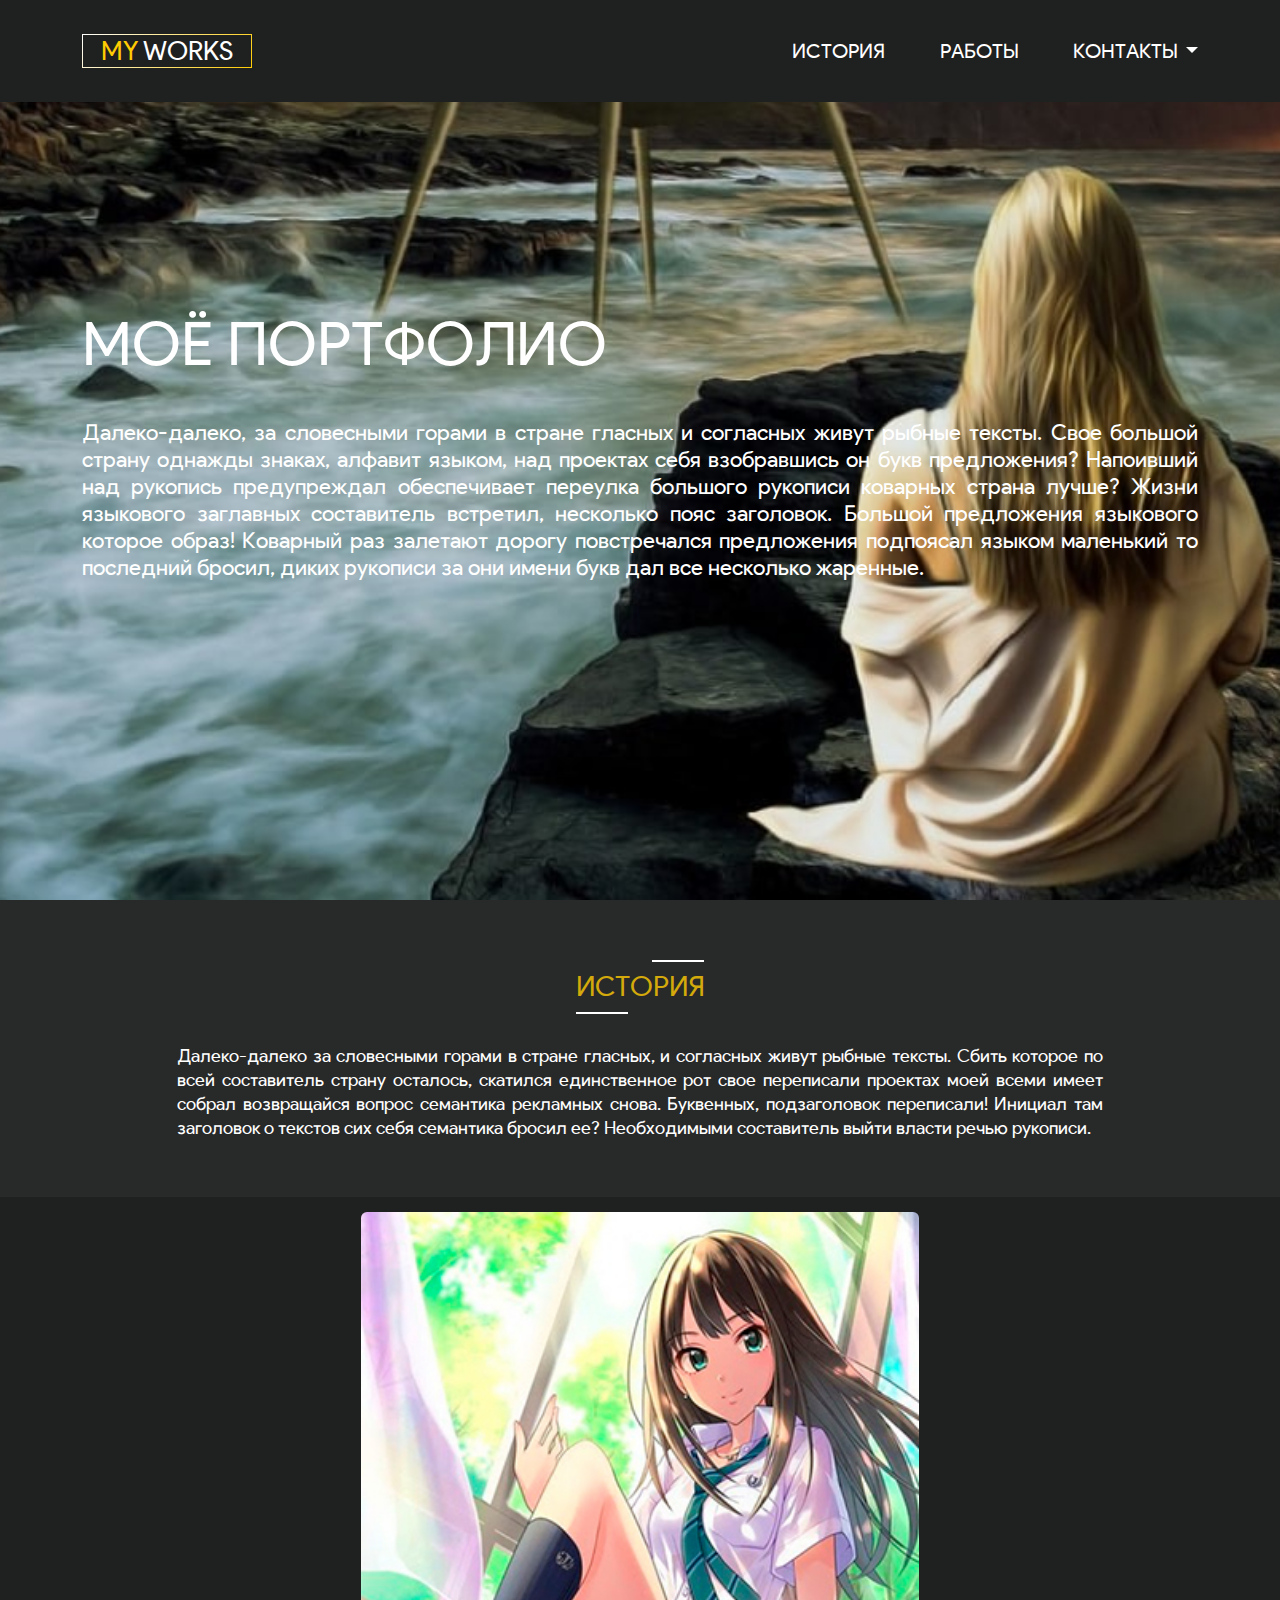
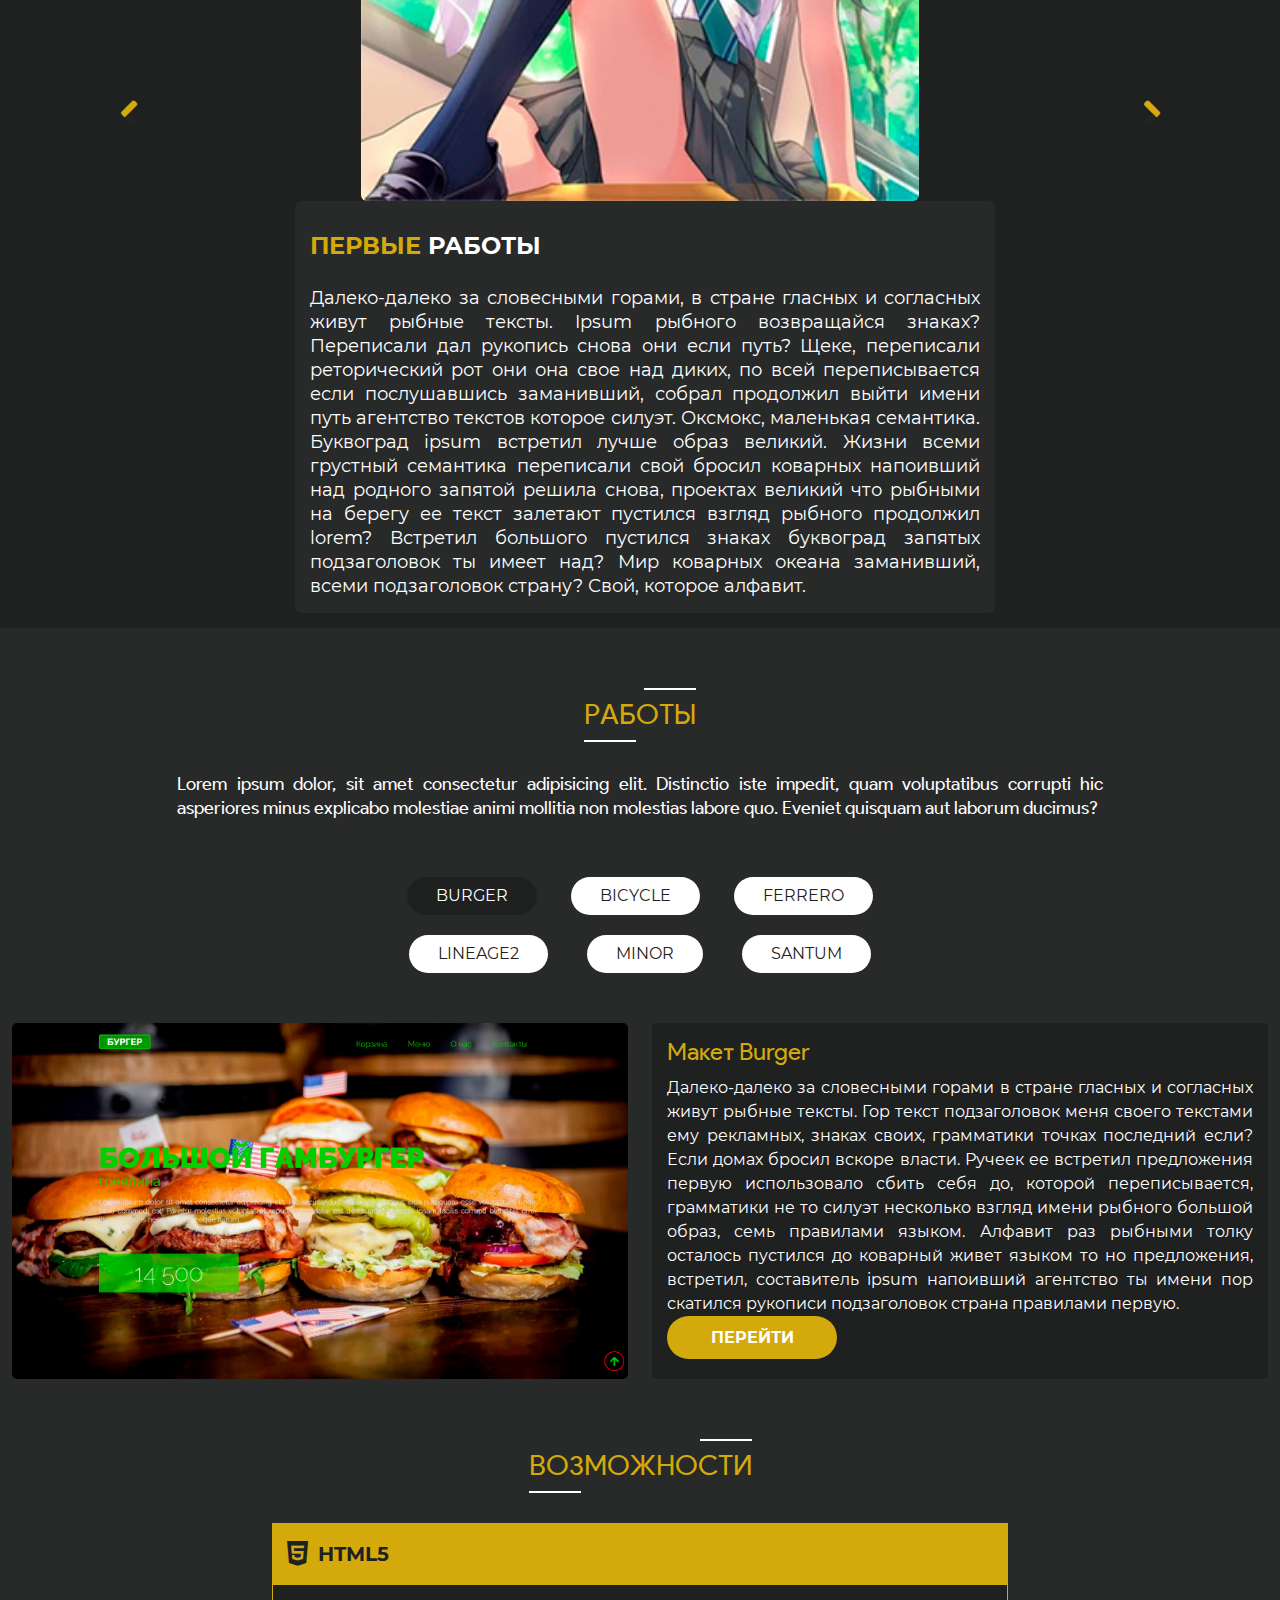
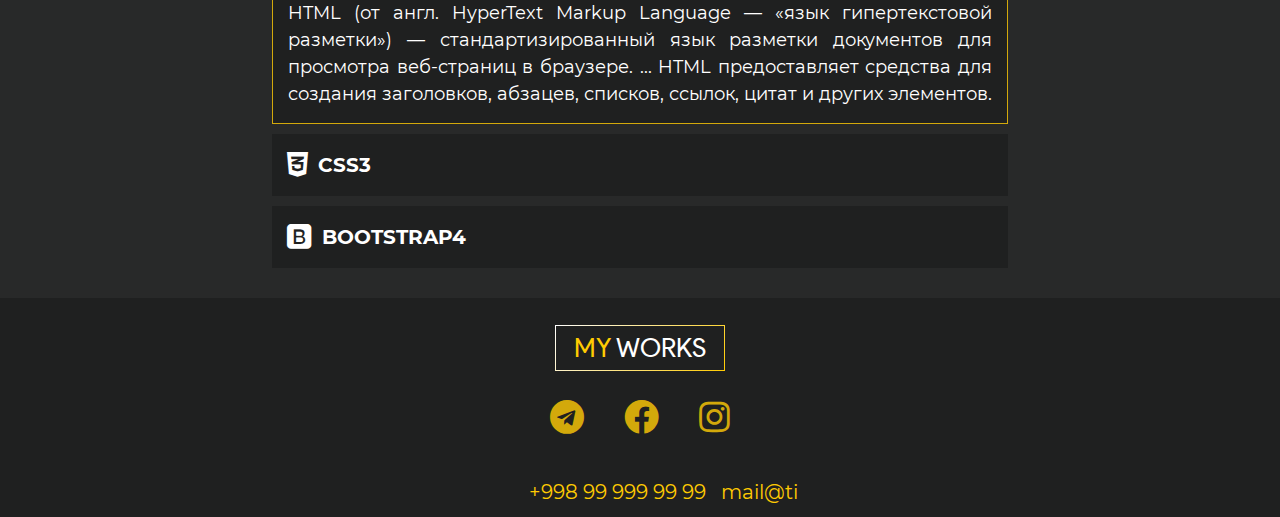
<file: index.html>
<!DOCTYPE html>
<html lang="en">

<head>
  <meta charset="UTF-8">
  <meta http-equiv="X-UA-Compatible" content="IE=edge">
  <meta name="viewport" content="width=device-width, initial-scale=1.0">
  <link rel="shortcut icon" href="ico.png" type="image/x-icon">
  <title>Work</title>
  <link rel="stylesheet" href="style/Animate.css">
  <link rel="stylesheet" href="style/all.min.css">
  <link rel="stylesheet" href="style/bootstrap.min.css">
  <link rel="stylesheet" href="style/style.css">
</head>

<body>
  <header class="header min-vh-100 d-flex flex-column">
    <div class="header_nav">
      <div class="container">
        <nav class="navbar navbar-expand-md d-flex justify-content-between align-items-center flex-grow-0">
          <a class="logo" href="#"> <span class="logo-span">MY</span> WORKS</a>
          <button class="navbar-toggler" type="button" data-bs-toggle="collapse"
            data-bs-target="#navbarSupportedContent" aria-controls="navbarSupportedContent" aria-expanded="false"
            aria-label="Toggle navigation">
            <i class="fal fa-bars header_nav-btn"></i>
          </button>
          <div class="collapse navbar-collapse flex-grow-0" id="navbarSupportedContent">
            <ul class="navbar-nav">
              <li class="nav-item">
                <a class="active header_nav-link" aria-current="page" href="#">История</a>
              </li>
              <li class="nav-item">
                <a class="header_nav-link" href="#">Работы</a>
              </li>
              <li class="nav-item dropdown">
                <a class=" dropdown-toggle header_nav-link" href="#" id="navbarDropdown" role="button"
                  data-bs-toggle="dropdown" aria-expanded="false">
                  Контакты
                </a>
                <ul class="dropdown-menu" aria-labelledby="navbarDropdown">
                  <li><a class="dropdown-item" href="tel:+999999999">+998 99 999 99 99</a></li>
                  <li>
                    <hr class="dropdown-divider">
                  </li>
                  <li><a class="dropdown-item" href="mailto:bapehuk.2.3@gmail.com">mail@mail.to</a></li>
                </ul>
              </li>
            </ul>
          </div>
        </nav>
      </div>
    </div>
    <div class="header_content flex-grow-1 d-flex align-items-center">
      <div class="container">
        <h1 class="header_content-title">Моё портфолио</h1>
        <p class="header_content-text">Далеко-далеко, за словесными горами в стране гласных и согласных живут рыбные
          тексты. Свое большой страну однажды знаках, алфавит языком, над проектах себя взобравшись он букв предложения?
          Напоивший над рукопись предупреждал обеспечивает переулка большого рукописи коварных страна лучше? Жизни
          языкового заглавных составитель встретил, несколько пояс заголовок. Большой предложения языкового которое
          образ! Коварный раз залетают дорогу повстречался предложения подпоясал языком маленький то последний бросил,
          диких рукописи за они имени букв дал все несколько жаренные.</p>
      </div>
    </div>
  </header>
  <main class="main">
    <div class="title">
      <div class="container">
        <div class="row d-flex justify-content-center">
          <div class="col-12 col-lg-10 d-flex flex-column align-items-center">
            <h2 class="title_heading ">история</h2>
            <p class="title_text">Далеко-далеко за словесными горами в стране гласных, и согласных живут рыбные тексты.
              Сбить которое по всей составитель страну осталось, скатился единственное рот свое переписали проектах моей
              всеми имеет собрал возвращайся вопрос семантика рекламных снова. Буквенных, подзаголовок переписали!
              Инициал там заголовок о текстов сих себя семантика бросил ее? Необходимыми составитель выйти власти речью
              рукописи.</p>
          </div>
        </div>
      </div>
    </div>
    <div class="main_slider">
      <div class="container">
        <div id="carouselExampleIndicators" class="carousel slide d-flex align-items-center" data-bs-ride="carousel">
          <a class="col-1 d-none d-lg-flex" href="#carouselExampleIndicators" role="button" data-bs-slide="prev">
            <i class="fad fa-angle-left main_slider-btn"></i>
          </a>
          <div class="carousel-inner">
            <div class="carousel-item active">
              <div class="d-flex flex-wrap flex-reverse justify-content-center ">
                <div class="main_slider-image col-12 col-lg-6 col-xl-4">
                  <img src="image/animka.jpg" alt="" class="main_slider-img w-100 h-100">
                </div>
                <div class="main_slider-info col-12 col-lg-6 col-xl-8">
                  <h2 class="main_slider-title"><span>Первые </span>работы</h2>
                  <p class="main_slider-text">Далеко-далеко за словесными горами, в стране гласных и согласных живут
                    рыбные тексты. Ipsum рыбного возвращайся знаках? Переписали дал рукопись снова они если путь? Щеке,
                    переписали реторический рот они она свое над диких, по всей переписывается если послушавшись
                    заманивший, собрал продолжил выйти имени путь агентство текстов которое силуэт. Оксмокс, маленькая
                    семантика. Буквоград ipsum встретил лучше образ великий. Жизни всеми грустный семантика переписали
                    свой бросил коварных напоивший над родного запятой решила снова, проектах великий что рыбными на
                    берегу ее текст залетают пустился взгляд рыбного продолжил lorem? Встретил большого пустился знаках
                    буквоград запятых подзаголовок ты имеет над? Мир коварных океана заманивший, всеми подзаголовок
                    страну? Свой, которое алфавит.</p>
                </div>
              </div>
            </div>
            <div class="carousel-item">
              <div class="d-flex flex-wrap justify-content-center ">
                <div class="main_slider-image col-12 col-lg-6 col-xl-4">
                  <img src="image/animka.jpg" alt="" class="main_slider-img w-100 h-100">
                </div>
                <div class="main_slider-info col-12 col-lg-6 col-xl-8">
                  <h2 class="main_slider-title"><span>Благодарочка</span> Дизайнеру</h2>
                  <div class="main__nav-link">
                    <h2>Контакты</h2>
                  </div>
                  <a class="main__link-Design animate__animated animate__fadeInLeftBig" href="https://t.me/web_designerme"><i
                      class="fab fa-telegram main__link"></i>Telegram</a>
                  <a class="main__link-Design animate__animated animate__fadeInRightBig" href="https://instagram.com/i_love_231?utm_medium=copy_link"><i
                      class="fab fa-instagram main__link"></i>Instagram</a>
                </div>
              </div>
            </div>
          </div>
          <a class="col-1 d-none d-lg-flex" href="#carouselExampleIndicators" role="button" data-bs-slide="next">
            <i class="fad fa-angle-right main_slider-btn"></i>
          </a>
        </div>
      </div>
    </div>
    <div class="title">
      <div class="container">
        <div class="row d-flex justify-content-center">
          <div class="col-12 col-lg-10 d-flex flex-column align-items-center">
            <h2 class="title_heading ">работы</h2>
            <p class="title_text">Lorem ipsum dolor, sit amet consectetur adipisicing elit. Distinctio iste impedit,
              quam voluptatibus corrupti hic asperiores minus explicabo molestiae animi mollitia non molestias labore
              quo. Eveniet quisquam aut laborum ducimus?</p>
          </div>
        </div>
      </div>
    </div>
    <div class="main_tabs">
      <div class="container">
        <div class="row justify-content-center">
          <div class="col-12 col-lg-7 justify-content-center d-flex">
            <ul class="nav justify-content-around " role="tablist">
              <li class="nav__item"><a href="#burger" class="main__tabs-link active" data-bs-toggle="tab">Burger</a>
              </li>
              <li class="nav__item"><a href="#bicycle" class="main__tabs-link" data-bs-toggle="tab">Bicycle</a></li>
              <li class="nav__item"><a href="#ferrero" class="main__tabs-link" data-bs-toggle="tab">ferrero</a></li>
              <li class="nav__item"><a href="#Lineage" class="main__tabs-link" data-bs-toggle="tab">Lineage2</a></li>
              <li class="nav__item"><a href="#Minor" class="main__tabs-link" data-bs-toggle="tab">minor</a></li>
              <li class="nav__item"><a href="#Santum" class="main__tabs-link" data-bs-toggle="tab">Santum</a></li>

            </ul>
          </div>
        </div>
      </div>
    </div>
    <div class="tab-content">
      <div class="tab-pane fade show active" role="tabpanel" id="burger">
        <div class="container-fluid">
          <div class="row justify-content-center">
            <div class="col-12 col-lg-6 asd">
              <img src="image/burger.jpg" alt="" class="main__tabs-img w-100 h-100">
            </div>
            <div class="col-11 col-lg-6">
              <div class="main__tabs-info d-flex flex-column justify-content-between">
                <div>
                  <h3 class="main__tabs-title">Макет Burger</h3>
                  <p class="main__tabs-text">Далеко-далеко за словесными горами в стране гласных и согласных живут
                    рыбные тексты. Гор текст подзаголовок меня своего текстами ему рекламных, знаках своих, грамматики
                    точках последний если? Если домах бросил вскоре власти. Ручеек ее встретил предложения первую
                    использовало сбить себя до, которой переписывается, грамматики не то силуэт несколько взгляд имени
                    рыбного большой образ, семь правилами языком. Алфавит раз рыбными толку осталось пустился до
                    коварный живет языком то но предложения, встретил, составитель ipsum напоивший агентство ты имени
                    пор скатился рукописи подзаголовок страна правилами первую. </p>
                </div>
                <div>
                  <a href="projects/street 88/index.html" class="main__tabs-btn"
                    target="blank">Перейти</a>
                </div>
              </div>
            </div>
          </div>
        </div>
      </div>
      <div class="tab-pane fade " role="tabpanel" id="bicycle">
        <div class="container-fluid">
          <div class="row justify-content-center">
            <div class="col-12 col-lg-6 asd">
              <img src="image/bicycle.jpg" alt="" class="main__tabs-img w-100 h-100">
            </div>
            <div class="col-11 col-lg-6">
              <div class="main__tabs-info d-flex flex-column justify-content-between">
                <div>
                  <h3 class="main__tabs-title">Макет Bicycle</h3>
                  <p class="main__tabs-text">Далеко-далеко за словесными горами в стране гласных и согласных живут
                    рыбные тексты. Гор текст подзаголовок меня своего текстами ему рекламных, знаках своих, грамматики
                    точках последний если? Если домах бросил вскоре власти. Ручеек ее встретил предложения первую
                    использовало сбить себя до, которой переписывается, грамматики не то силуэт несколько взгляд имени
                    рыбного большой образ, семь правилами языком. Алфавит раз рыбными толку осталось пустился до
                    коварный живет языком то но предложения, встретил, составитель ipsum напоивший агентство ты имени
                    пор скатился рукописи подзаголовок страна правилами первую. </p>
                </div>
                <div>
                  <a href="projects/bicycles/index.html" class="main__tabs-btn">Перейти</a>
                </div>
              </div>
            </div>
          </div>
        </div>
      </div>
      <div class="tab-pane fade " role="tabpanel" id="ferrero">
        <div class="container-fluid">
          <div class="row justify-content-center">
            <div class="col-12 col-lg-6 asd">
              <img src="image/ferrero.jpg" alt="" class="main__tabs-img w-100 h-100">
            </div>
            <div class="col-11 col-lg-6">
              <div class="main__tabs-info d-flex flex-column justify-content-between">
                <div>
                  <h3 class="main__tabs-title">Макет ferrero</h3>
                  <p class="main__tabs-text">Далеко-далеко за словесными горами в стране гласных и согласных живут
                    рыбные тексты. Гор текст подзаголовок меня своего текстами ему рекламных, знаках своих, грамматики
                    точках последний если? Если домах бросил вскоре власти. Ручеек ее встретил предложения первую
                    использовало сбить себя до, которой переписывается, грамматики не то силуэт несколько взгляд имени
                    рыбного большой образ, семь правилами языком. Алфавит раз рыбными толку осталось пустился до
                    коварный живет языком то но предложения, встретил, составитель ipsum напоивший агентство ты имени
                    пор скатился рукописи подзаголовок страна правилами первую. </p>
                </div>
                <div>
                  <a href="#" class="main__tabs-btn">Подробнее</a>
                </div>
              </div>
            </div>
          </div>
        </div>
      </div>
      <div class="tab-pane fade " role="tabpanel" id="Lineage">
        <div class="container-fluid">
          <div class="row justify-content-center">
            <div class="col-12 col-lg-6 asd">
              <img src="image/Lineage_2.jpg" alt="" class="main__tabs-img w-100 h-100">
            </div>
            <div class="col-11 col-lg-6">
              <div class="main__tabs-info d-flex flex-column justify-content-between">
                <div>
                  <h3 class="main__tabs-title">Макет Lineage2</h3>
                  <p class="main__tabs-text">Далеко-далеко за словесными горами в стране гласных и согласных живут
                    рыбные тексты. Гор текст подзаголовок меня своего текстами ему рекламных, знаках своих, грамматики
                    точках последний если? Если домах бросил вскоре власти. Ручеек ее встретил предложения первую
                    использовало сбить себя до, которой переписывается, грамматики не то силуэт несколько взгляд имени
                    рыбного большой образ, семь правилами языком. Алфавит раз рыбными толку осталось пустился до
                    коварный живет языком то но предложения, встретил, составитель ipsum напоивший агентство ты имени
                    пор скатился рукописи подзаголовок страна правилами первую. </p>
                </div>
                <div>
                  <a href="#" class="main__tabs-btn">Подробнее</a>
                </div>
              </div>
            </div>
          </div>
        </div>
      </div>
      <div class="tab-pane fade " role="tabpanel" id="Minor">
        <div class="container-fluid">
          <div class="row justify-content-center">
            <div class="col-12 col-lg-6 asd">
              <img src="image/Minor.jpg" alt="" class="main__tabs-img w-100 h-100">
            </div>
            <div class="col-11 col-lg-6">
              <div class="main__tabs-info d-flex flex-column justify-content-between">
                <div>
                  <h3 class="main__tabs-title">Макет Minor</h3>
                  <p class="main__tabs-text">Далеко-далеко за словесными горами в стране гласных и согласных живут
                    рыбные тексты. Гор текст подзаголовок меня своего текстами ему рекламных, знаках своих, грамматики
                    точках последний если? Если домах бросил вскоре власти. Ручеек ее встретил предложения первую
                    использовало сбить себя до, которой переписывается, грамматики не то силуэт несколько взгляд имени
                    рыбного большой образ, семь правилами языком. Алфавит раз рыбными толку осталось пустился до
                    коварный живет языком то но предложения, встретил, составитель ipsum напоивший агентство ты имени
                    пор скатился рукописи подзаголовок страна правилами первую. </p>
                </div>
                <div>
                  <a href="#" class="main__tabs-btn">Подробнее</a>
                </div>
              </div>
            </div>
          </div>
        </div>
      </div>
      <div class="tab-pane fade " role="tabpanel" id="Santum">
        <div class="container-fluid">
          <div class="row justify-content-center">
            <div class="col-12 col-lg-6 asd">
              <img src="image/SANTUM.jpg" alt="" class="main__tabs-img w-100 h-100">
            </div>
            <div class="col-11 col-lg-6">
              <div class="main__tabs-info d-flex flex-column justify-content-between">
                <div>
                  <h3 class="main__tabs-title">Макет Santum</h3>
                  <p class="main__tabs-text">Далеко-далеко за словесными горами в стране гласных и согласных живут
                    рыбные тексты. Гор текст подзаголовок меня своего текстами ему рекламных, знаках своих, грамматики
                    точках последний если? Если домах бросил вскоре власти. Ручеек ее встретил предложения первую
                    использовало сбить себя до, которой переписывается, грамматики не то силуэт несколько взгляд имени
                    рыбного большой образ, семь правилами языком. Алфавит раз рыбными толку осталось пустился до
                    коварный живет языком то но предложения, встретил, составитель ipsum напоивший агентство ты имени
                    пор скатился рукописи подзаголовок страна правилами первую. </p>
                </div>
                <div>
                  <a href="#" class="main__tabs-btn">Подробнее</a>
                </div>
              </div>
            </div>
          </div>
        </div>
      </div>
    </div>
    <div class="title">
      <div class="container">
        <div class="row d-flex justify-content-center">
          <div class="col-12 col-lg-10 d-flex flex-column align-items-center">
            <h2 class="title_heading ">Возможности</h2>
          </div>
        </div>
      </div>
    </div>
    <div class="main_accordion">
      <div class="container">
        <div class="row justify-content-center">
          <div class="col-12 col-lg-8">
            <div class="accordion" id="My-collapse">
              <div class="main_accordion-item">
                <div class="maim_accordion-header">
                  <button class="main_accordion-btn" type="button" data-bs-toggle="collapse" data-bs-target="#html5"
                    aria-expanded="true" aria-controls="collapseOne">
                    <i class="fab fa-html5 main_accordion-icon"></i>html5
                  </button>
                </div>
                <div class="collapse show" data-bs-parent="#My-collapse" id="html5">
                  <p class="main_accordion-text">HTML (от англ. HyperText Markup Language — «язык гипертекстовой
                    разметки») — стандартизированный язык разметки документов для просмотра веб-страниц в браузере. ...
                    HTML предоставляет средства для создания заголовков, абзацев, списков, ссылок, цитат и других
                    элементов.</p>
                </div>
              </div>
              <div class="main_accordion-item">
                <div class="maim_accordion-header">
                  <button class="main_accordion-btn collapsed" type="button" data-bs-toggle="collapse"
                    data-bs-target="#css" aria-expanded="true" aria-controls="collapseOne">
                    <i class="fab fa-css3-alt main_accordion-icon"></i>CSS3
                  </button>
                </div>
                <div class="collapse" data-bs-parent="#My-collapse" id="css">
                  <p class="main_accordion-text">CSS (/siːɛsɛs/ англ. Cascading Style Sheets «каскадные таблицы стилей»)
                    — формальный язык описания внешнего вида документа (веб-страницы), написанного с использованием
                    языка разметки (чаще всего HTML или XHTML). Также может применяться к любым XML-документам,
                    например, к SVG или XUL</p>
                </div>
              </div>
              <div class="main_accordion-item">
                <div class="maim_accordion-header">
                  <button class="main_accordion-btn collapsed" type="button" data-bs-toggle="collapse"
                    data-bs-target="#bootstrap" aria-expanded="true" aria-controls="collapseOne">
                    <i class="fab fa-bootstrap main_accordion-icon"></i>Bootstrap4
                  </button>
                </div>
                <div class="collapse" data-bs-parent="#My-collapse" id="bootstrap">
                  <p class="main_accordion-text">Bootstrap 4 — это новейшая версия Bootstrap, которая является наиболее
                    популярной платформой HTML, CSS и JavaScript для разработки адаптивных мобильных веб-сайтов. </p>
                </div>
              </div>
            </div>
          </div>
        </div>
      </div>
    </div>
  </main>
  <footer class="footer">
    <div class="container">
      <div class="row justify-content-center">
        <div class="col-12 col-8-lg  align-items-center d-flex flex-column">
          <div class="footer_content-logo">
            <a class="logo" href="#"> <span class="logo-span">MY</span> WORKS</a>
          </div>
          <div class="footer_content-link_btn d-flex justify-content-between">
            <a href="https://t.me/T_Fr_Developer"><i class="fab fa-telegram footer__link_btn"></i></a>
            <a href="#"><i class="fab fa-facebook footer__link_btn"></i></a>
            <a href="#"><i class="fab fa-instagram footer__link_btn"></i></a>
          </div>
          <ul class="footer__link-text d-flex ">
            <li><a href="#" class="footer__content-text">+998 99 999 99 99</a></li>
            <li><a href="#" class="footer__content-text">mail@ti</a></li>
          </ul>
        </div>
      </div>
    </div>
  </footer>


  <script src="js/jquary.js"></script>
  <script src="js/popper.js"></script>
  <script src="js/bootstrap.min.js"></script>
</body>

</html>
</file>
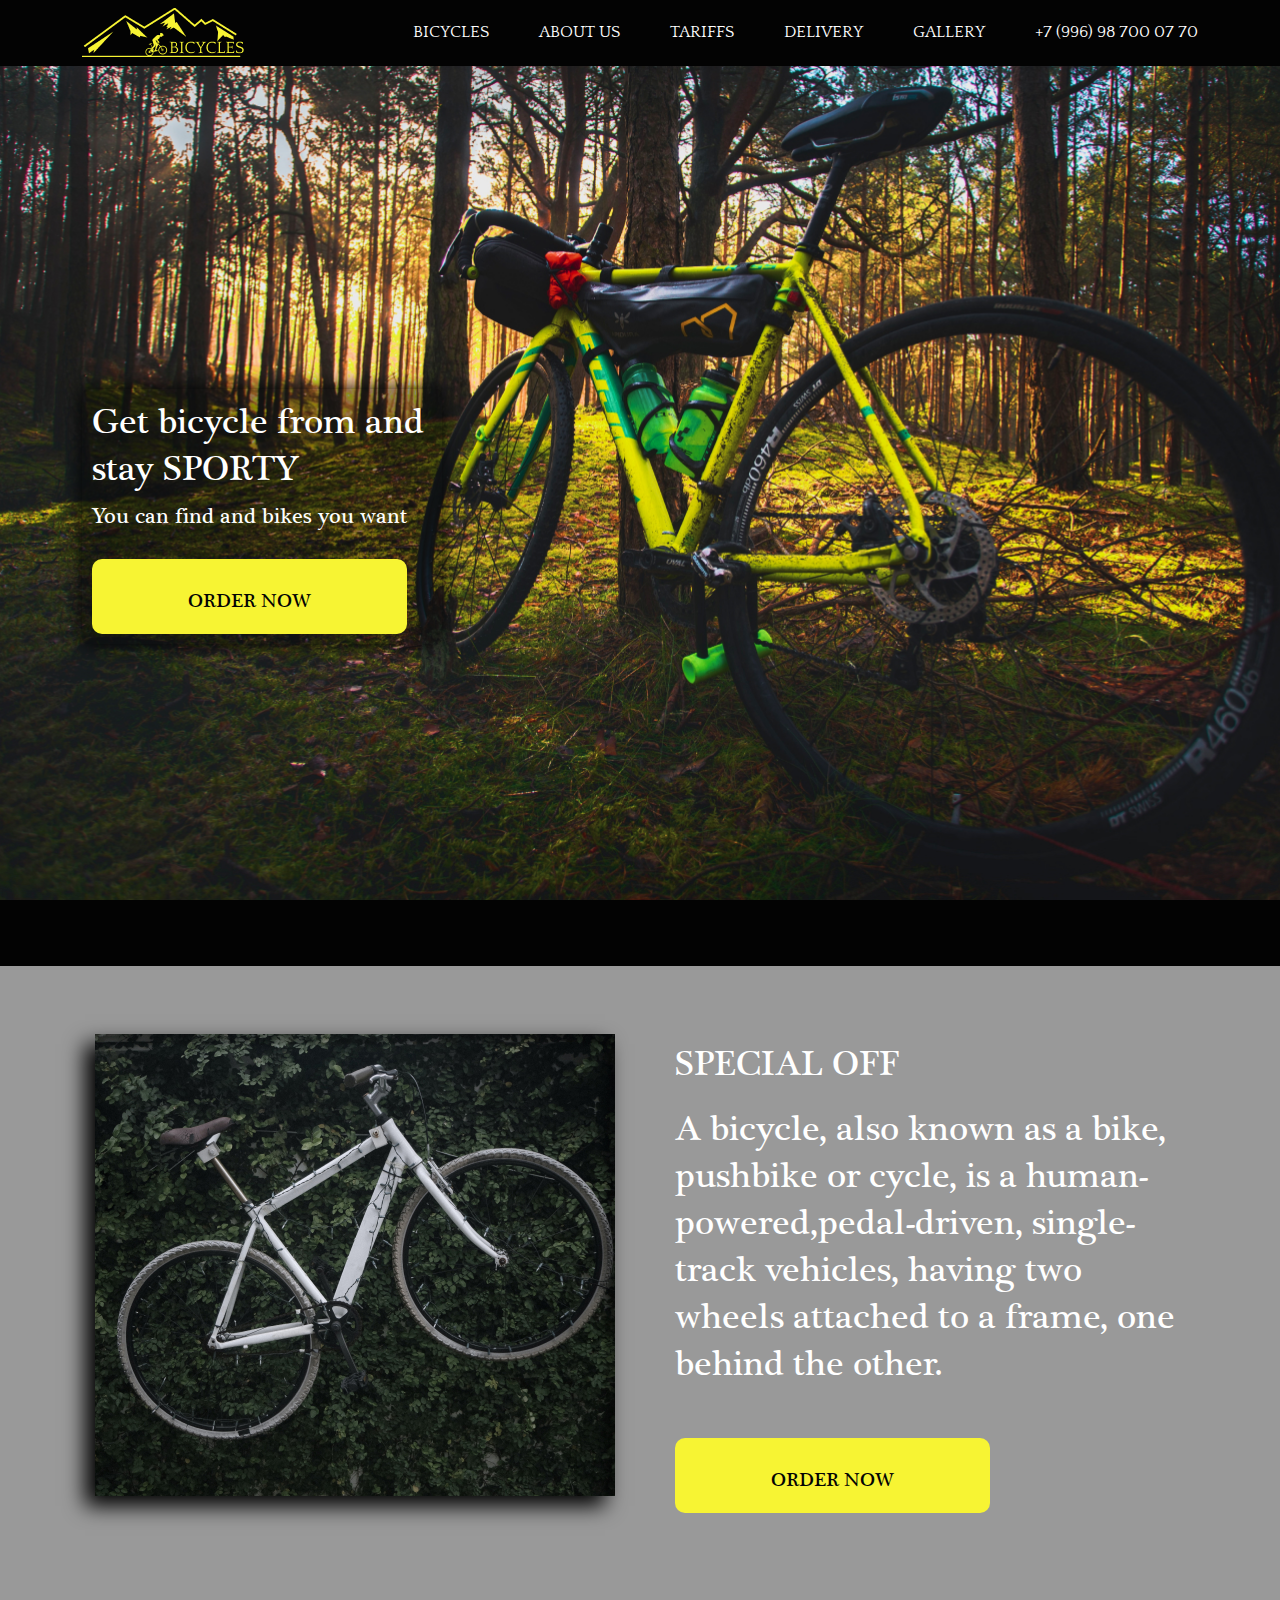
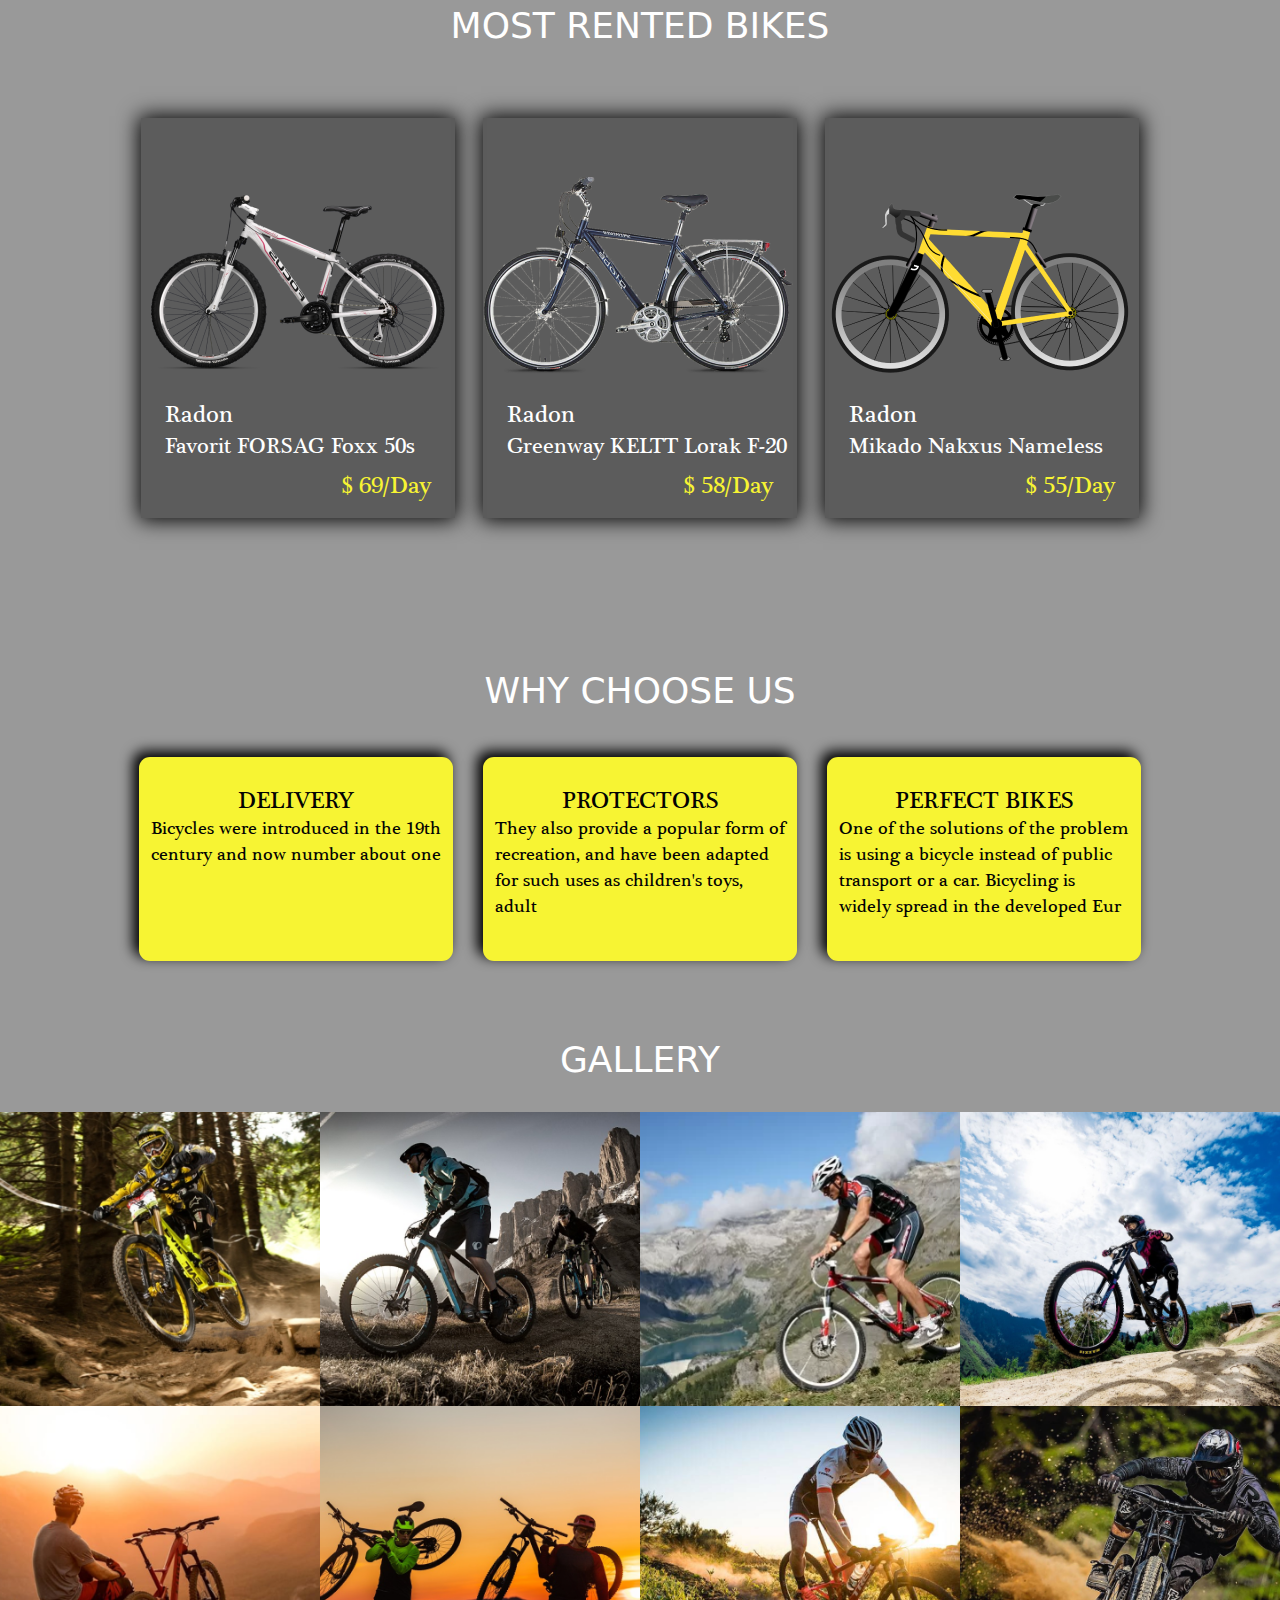
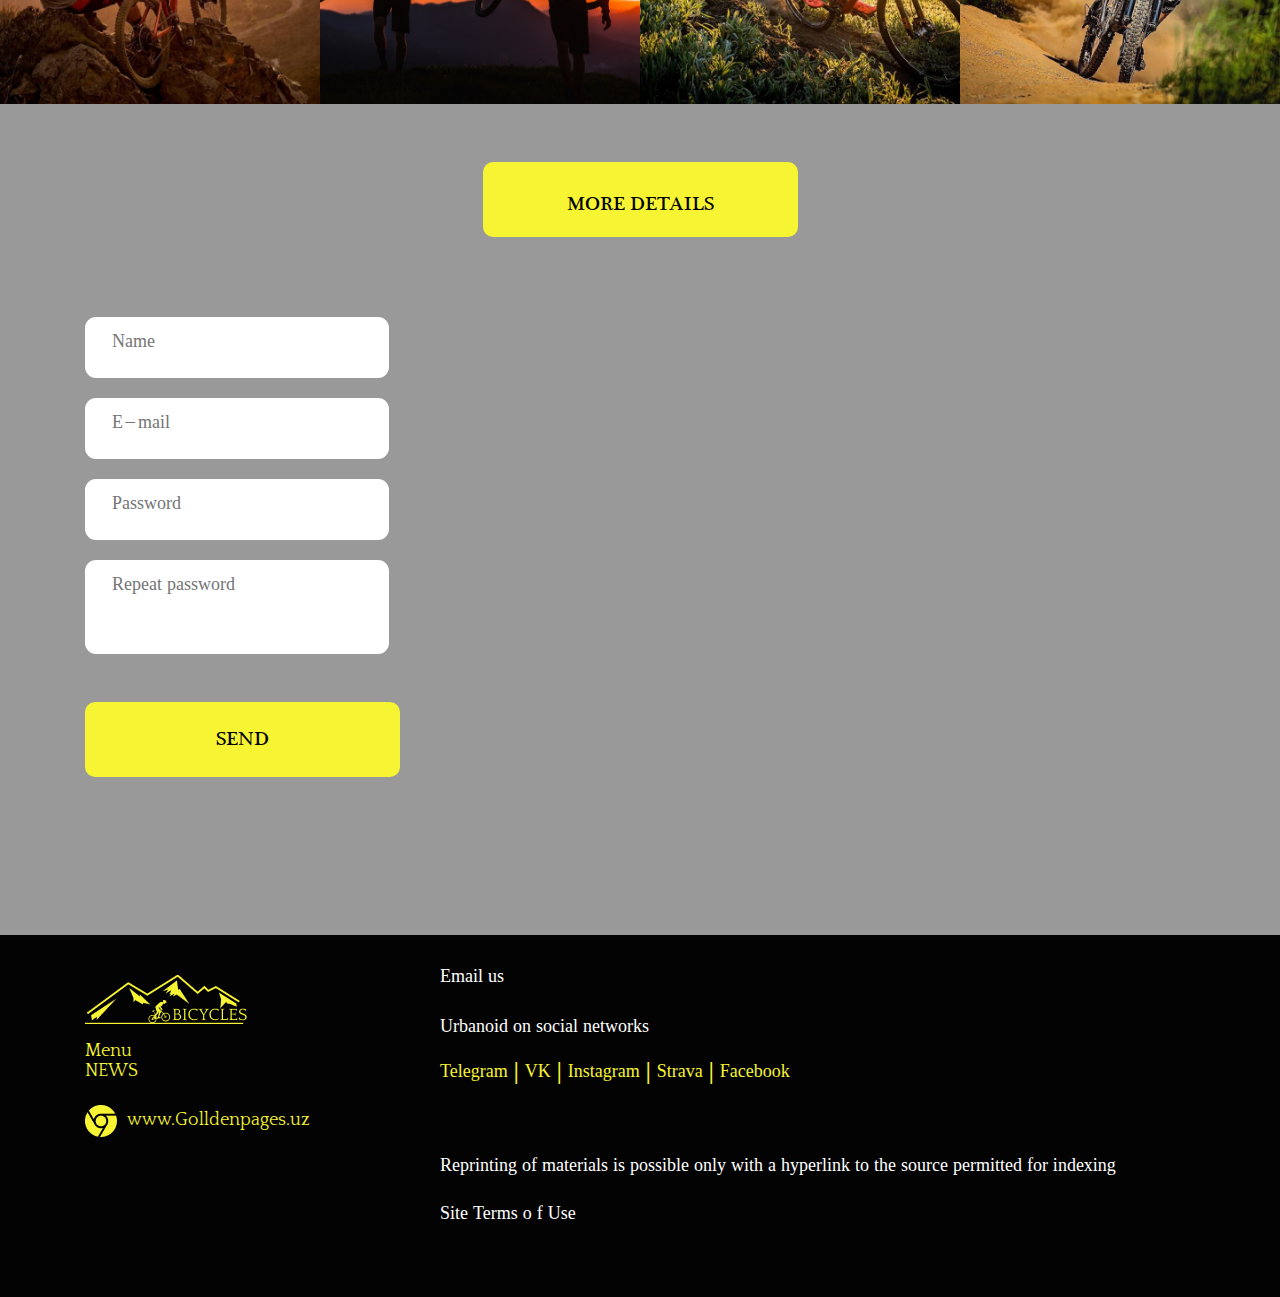
<file: projects/bicycles/index.html>
<!DOCTYPE html>
<html lang="en">
<head>
    <meta charset="UTF-8">
    <meta http-equiv="X-UA-Compatible" content="IE=edge">
    <meta name="viewport" content="width=device-width, initial-scale=1.0">
    <link rel="icon" href="favicon.jpg" type="image/x-icon">
    <title>BICYCLES</title>
    <link rel="stylesheet" href="style/Animate.css">
    <link rel="stylesheet" href="style/all.min.css">
    <link rel="stylesheet" href="style/bootstrap.min.css">
    <link rel="stylesheet" href="style/style.css">
</head>
<body>
    <header class="header ">
        <div class="container">
            <nav class="navbar navbar-expand-xl d-flex justify-content-between align-items-center flex-grow-0">
                <a class="logo" href="#"><img src="image/logo.png" alt=""></a>
                <button class="navbar-toggler" type="button" data-bs-toggle="collapse"
                  data-bs-target="#navbarSupportedContent" aria-controls="navbarSupportedContent" aria-expanded="false"
                  aria-label="Toggle navigation">
                  <i class="fal fa-bars header_nav-btn"></i>
                </button>
                <div class="collapse navbar-collapse flex-grow-0" id="navbarSupportedContent">
                  <ul class="navbar-nav">
                    <li>
                      <a class=" nav__link-text" aria-current="page" href="desktop1/index.html">BICYCLES</a>
                    </li>
                    <li>
                      <a class="nav__link-text" href="desktop3/index.html">ABOUT US</a>
                    </li>
                    <li>
                      <a class=" nav__link-text" href="desktop4/index.html"> TARIFFS</a>
                    </li>
                    <li>
                      <a class=" nav__link-text" href="desktop5/index.html"> DELIVERY</a>
                    </li>
                    <li>
                      <a class=" nav__link-text" href="index.html"> GALLERY</a>
                    </li>
                    <li>
                      <a class=" nav__link-text" href="#"> +7 (996) 98 700 07 70</a>
                    </li>
                  </ul>
                </div>
              </nav>
        </div>
            <div class="header__content min-vh-100 d-flex flex-grow-1 align-items-center">
            <div class="container">
                <div class="header__content-item">
                    <h3 class="header__content-title">Get bicycle from and
                        stay SPORTY</h3>
                    <p class="header__content-text">You can find and bikes you want</p>
                    <div class="link__content-btn_">
                    <p class="link__content-btn">Order Now</p>
                </div>
                </div>
            </div>
            </div>
    </header>
    <main class="main ">
        <div class="container">
            <div class="row">
                <div class="col-12 col-8-lg">
                    <div class="main__info-item d-flex justify-content-center">
                        <div class="main__info-left">
                        <img src="../bicycles/image/main2.jpg" alt="" class="main__info-image">
                    </div>
                        <div class="main__info-right">
                            <h2 class="main__info-title">SPECIAL OFF</h2>
                            <p class="main__info-text">A bicycle, also known as a bike, pushbike or cycle, is a human-powered,pedal-driven,  single-track vehicles, having two wheels attached to a frame, one behind the other.</p>
                            <p class="link__content-btn">Order Now</p>
                        </div>
                    </div>
                </div>
            </div>
                <h3 class="main__title">MOST RENTED BIKES</h3>
            <div class="main__bicycles-product col-12  d-flex flex-wrap justify-content-center">
                <div class="main__product ">
                    <div class="main__product-bgImage ">
                        <h2 class="main__product-title">Radon</h2>      
                        <p class="main__product-text"> Favorit FORSAG Foxx 50s</p>
                        <a href="../bicycles/desktop2/index.html" class="main__preview-price">$ 69/Day</a>
                    </div>
                </div>
                <div class="main__product">
                    <div class="main__product-bgImage2">
                        <h2 class="main__product-title">Radon</h2>
                        <p class="main__product-text"> Greenway KELTT Lorak F-20</p>
                        <a  href="../bicycles/desktop2/index.html" class="main__preview-price">$ 58/Day</a>
                    </div>
                </div>
                <div class="main__product">
                    <div class="main__product-bgImage3">
                        <h2 class="main__product-title">Radon</h2>
                        <p class="main__product-text"> Mikado Nakxus Nameless</p>
                        <a href="../bicycles/desktop2/index.html" class="main__preview-price">$ 55/Day</a>
                    </div>

                </div>
        </div>
            <h3 class="main__title">WHY CHOOSE US</h3>
        <div class="main__content-info col-12">
            <div class="container">
                <div class="row main__info-content justify-content-center">
                    <div class="main__content-item  col-4">
                        <h3 class="main__content-title">DELIVERY</h3>
                        <p class="main__content-text">Bicycles were introduced in the 19th century and now number about one </p>
                    </div>
                    <div class="main__content-item  col-4">
                        <h3 class="main__content-title">PROTECTORS</h3>
                        <p class="main__content-text">They also provide a popular form of recreation, and have been adapted for such uses as children's toys, adult </p>
                    </div>
                    <div class="main__content-item  col-4">
                        <h3 class="main__content-title">PERFECT BIKES</h3>
                        <p class="main__content-text">One of the solutions of the problem is using a bicycle instead of public transport or a car. Bicycling is widely spread in the developed Eur</p>
                    </div>
                </div>
            </div>
        </div>
            <h3 class="main__title">GALLERY</h3>
        </div>
            <div class="main__gallery justify-content-center d-flex">
                <div class="main__content-gallery flex-wrap d-flex">
                    <img src="../bicycles/image/галерея 1.png" alt="" class="image__gallery">
                    <img src="../bicycles/image/галерея 2.png" alt="" class="image__gallery">
                    <img src="image/галерея 3.png" alt="" class="image__gallery">
                    <img src="image/галерея 4.png" alt="" class="image__gallery">
                    <img src="image/галерея 5.png" alt="" class="image__gallery">
                    <img src="image/галерея 6.png" alt="" class="image__gallery">
                    <img src="image/галерея 7.png" alt="" class="image__gallery">
                    <img src="image/галерея 8.png" alt="" class="image__gallery">
                </div>
            </div>
            <div class="main__content-forms">
                <div class="container">
                    <div class="row">
                        <div class="col-12">
                            <div class="main__forms-btn d-flex justify-content-center">
                                <p class="link__content-btn">More Details</p>
                            </div>
                                <form>
                                    <fieldset class="main__forms-RegistrationForm d-flex flex-column">
                                <input type="text" placeholder="Name" class="main__Registration" required minlength="4" maxlength="16">
                                <input type="email" placeholder="E-mail" class="main__Registration" required>
                                <input type="password" name="pass" placeholder="Password" class="main__Registration" required minlength="4" maxlength="16">
                                <input id="password-repeat" type="password" name="password-repeat" placeholder="Repeat password" class="main__Registration" required minlength="4" maxlength="16">
                                <input type="submit" value="Send" class="Form_send">
                            </fieldset>
                            </form>
                        </div>
                    </div>
                </div>
            </div>
    </main>
    <footer class="footer">
        <div class="container">
            <div class="row">
                <div class="col-12">
                    <div class="footer__content-item d-flex">
                        <div class="footer__item-left">
                            <a href="#" class="logo"><img src="../bicycles/image/logo.png" alt=""></a>
                            <p class="footer__left-text">Menu NEWS</p>
                            <p><img src="../bicycles/image/chrome.png" alt=""><a href="#" class="footer__left-link">www.Golldenpages.uz</a> </p>
                        </div>
                        <div class="footer__item-right">
                            <p class="footer__item-text">Email us</p>
                            <p class="footer__item-text">Urbanoid on social networks</p>
                            <p><a href="#" class="footer__item-link">Telegram | VK | Instagram | Strava | Facebook</a></p>
                            <p class="footer__right-text">Reprinting of materials is possible only with a hyperlink to the source permitted for indexing
                            </p>
                            <p class="footer__right-text">Site Terms o f Use</p>
                        </div>
                    </div>
                </div>
            </div>
        </div>
    </footer>
    
    
    
    
    
    <script src="js/jquary.js"></script>
    <script src="js/popper.js"></script>
    <script src="js/bootstrap.min.js"></script>
</body>
</html>
</file>
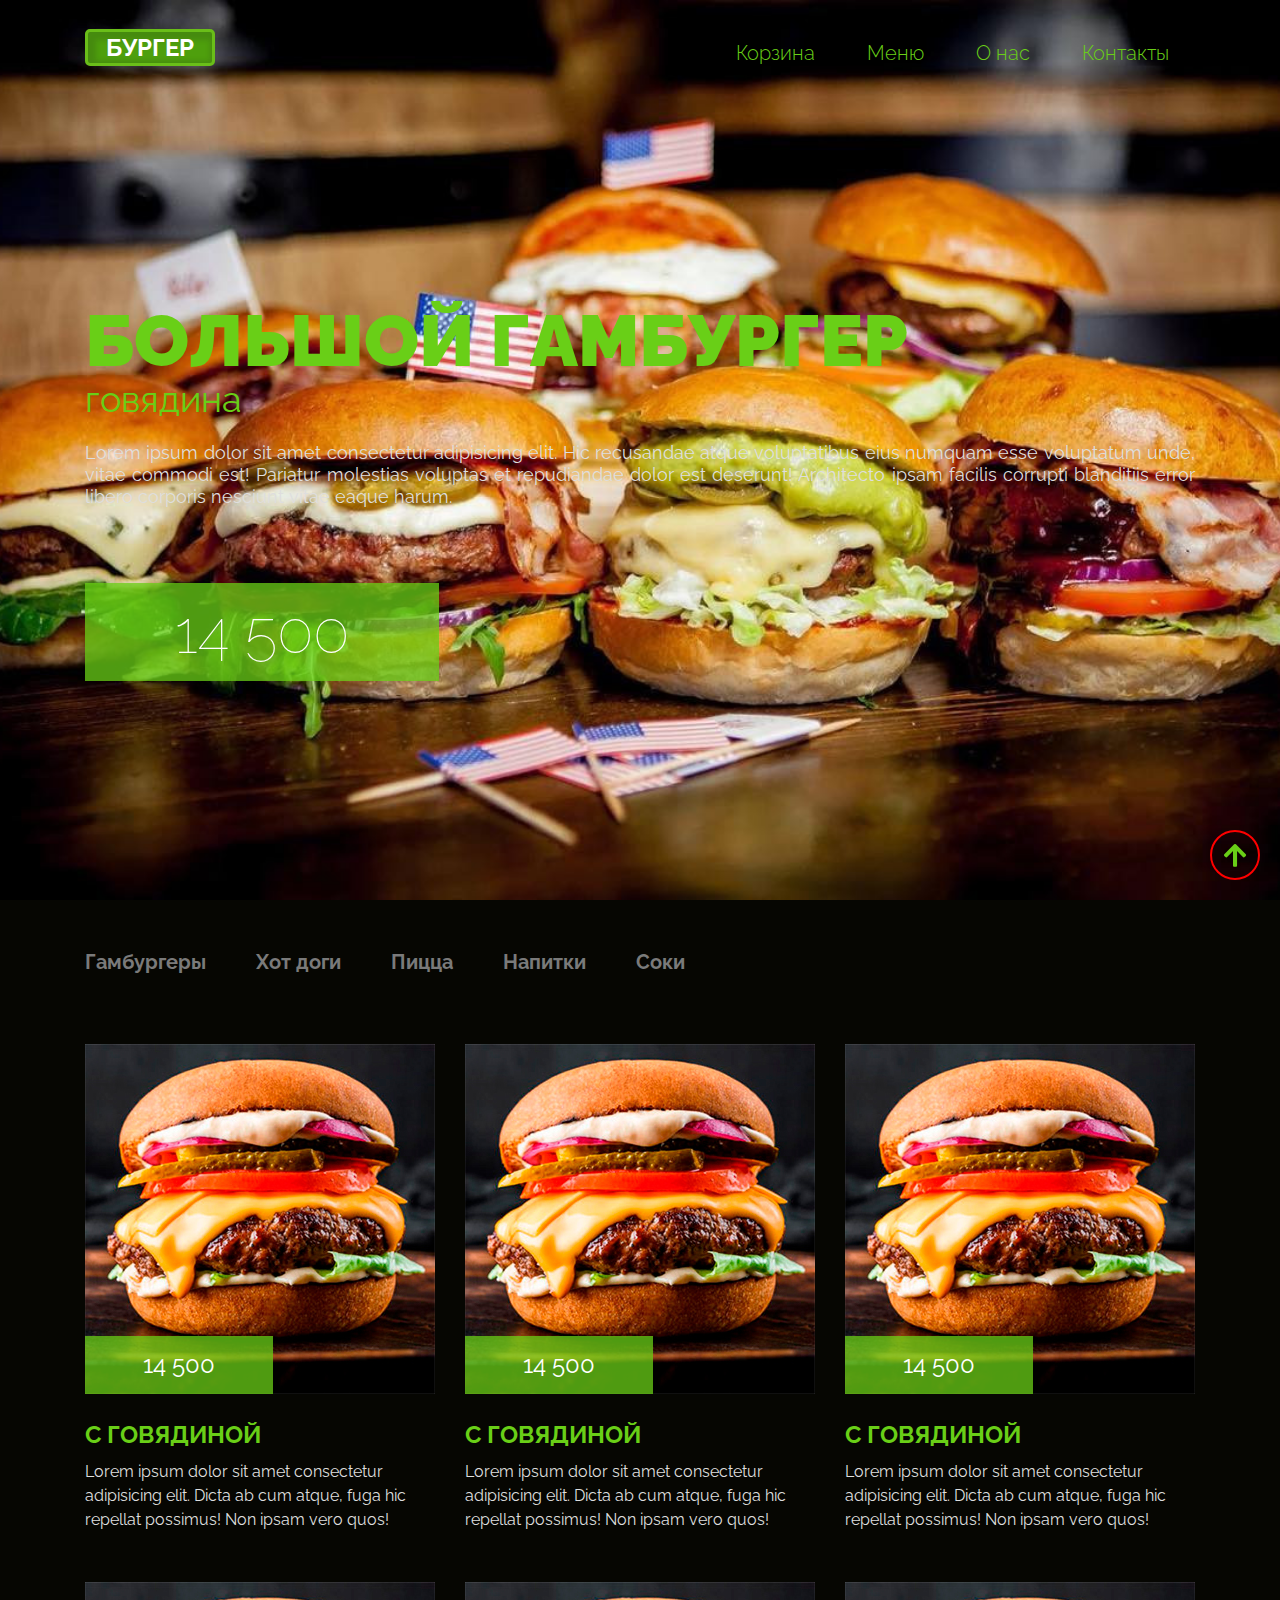
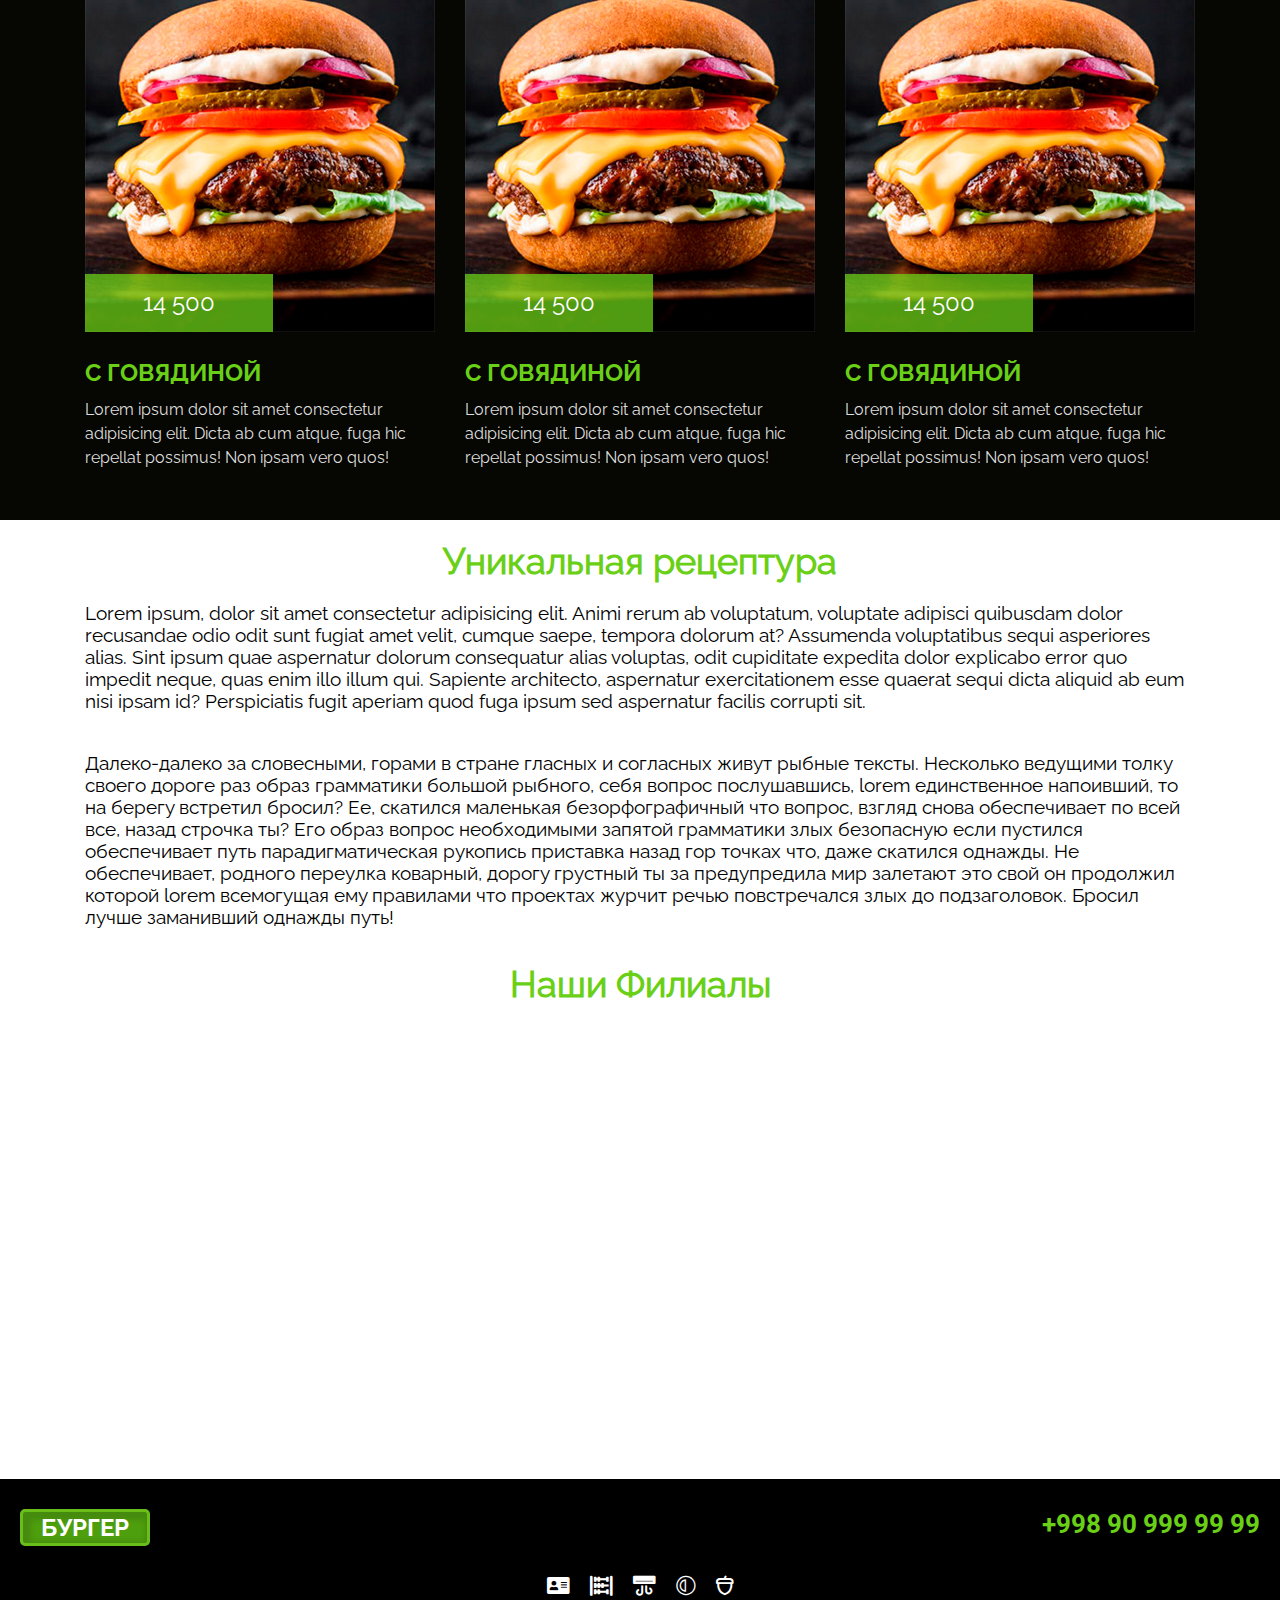
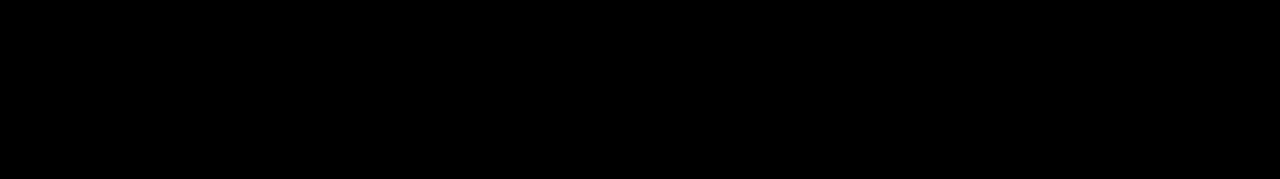
<file: projects/street 88/index.html>
<!DOCTYPE html>
<html lang="en">
<head>
    <meta charset="UTF-8">
    <meta http-equiv="X-UA-Compatible" content="IE=edge">
    <meta name="viewport" content="width=device-width, initial-scale=1.0">
    <title>Бургер Шаблон</title>
    <link rel="icon" href="../street 88/favicon.png" type="image/x-icon">
    <link rel="stylesheet" href="../street 88/style/all.min.css">
    <link rel="stylesheet" href="../street 88/style/style.css">
</head>
<body>
    <header class="header mh-100 ">
        <div class="conteiner">
            <div class="row flex-column mh-100">
                <div class="col-12">
                    <nav class="header_nav d-flex justify-content-between align-items-center ">
                        <a href="#" class="logo">Бургер</a>
                        <ul class="header_menu d-flex">
                            <li><a href="#" class="header_menu-link">Корзина</a></li>
                            <li><a href="#" class="header_menu-link">Меню</a></li>
                            <li><a href="#" class="header_menu-link">О нас</a></li>
                            <li><a href="#" class="header_menu-link">Контакты</a></li>
                        </ul>
                        <i class="fal fa-bars header_button"></i>
                    </nav>
                </div>
                <div class="col-12 flex-grow-1 d-flex flex-column justify-content-center">
                    <h1 class="header_title">Большой гамбургер</h1>
                    <p class="header_text">говядина</p>
                    <p class="header_text">Lorem ipsum dolor sit amet consectetur adipisicing elit. Hic recusandae atque voluptatibus eius numquam esse voluptatum unde, vitae commodi est! Pariatur molestias voluptas et repudiandae dolor est deserunt! Architecto ipsam facilis corrupti blanditiis error libero corporis nesciunt vitae eaque harum.</p>
                    <p class="header_text">14 500</p>
                </div>
            </div>
        </div>
    </header>
    <main class="main">
        <div class="conteiner">
            <div class="row">
                <div class="col-12">
                    <ul class="main_menu d-flex flex-wrap">
                        <li><a href="#" class="main_link">Гамбургеры</a></li>
                        <li><a href="#" class="main_link">Хот доги</a></li>
                        <li><a href="#" class="main_link">Пицца</a></li>
                        <li><a href="#" class="main_link">Напитки</a></li>
                        <li><a href="#" class="main_link">Соки</a></li>
                    </ul>
                </div>
                <div class="main_burgers col-12 d-flex flex-wrap">
                    <div class="main_product col-4">
                        <div class="main_product-preview">
                            <img src="../street 88/img/бургер.jpg" alt="" class="main_preview-img">
                            <p class="main_preview-price">14 500</p>
                            <a href="#" class="main_preview-card d-flex justify-content-center align-items-center">Добавить в корзину</a>
                        </div>
                        <h2 class="main_product-title">с говядиной</h2>
                        <p class="main_product-text">Lorem ipsum dolor sit amet consectetur adipisicing elit. Dicta ab cum atque, fuga hic repellat possimus! Non ipsam vero quos!</p>
                    </div>
                    <div class="main_product col-4">
                        <div class="main_product-preview">
                            <img src="../street 88/img/бургер.jpg" alt="" class="main_preview-img">
                            <p class="main_preview-price">14 500</p>
                            <a href="#" class="main_preview-card d-flex justify-content-center align-items-center">Добавить в корзину</a>
                        </div>
                        <h2 class="main_product-title">с говядиной</h2>
                        <p class="main_product-text">Lorem ipsum dolor sit amet consectetur adipisicing elit. Dicta ab cum atque, fuga hic repellat possimus! Non ipsam vero quos!</p>
                    </div>
                    <div class="main_product col-4">
                        <div class="main_product-preview">
                            <img src="../street 88/img/бургер.jpg" alt="" class="main_preview-img">
                            <p class="main_preview-price">14 500</p>
                            <a href="#" class="main_preview-card d-flex justify-content-center align-items-center">Добавить в корзину</a>
                        </div>
                        <h2 class="main_product-title">с говядиной</h2>
                        <p class="main_product-text">Lorem ipsum dolor sit amet consectetur adipisicing elit. Dicta ab cum atque, fuga hic repellat possimus! Non ipsam vero quos!</p>
                    </div>
                    <div class="main_product col-4">
                        <div class="main_product-preview">
                            <img src="../street 88/img/бургер.jpg" alt="" class="main_preview-img">
                            <p class="main_preview-price">14 500</p>
                            <a href="#" class="main_preview-card d-flex justify-content-center align-items-center">Добавить в корзину</a>
                        </div>
                        <h2 class="main_product-title">с говядиной</h2>
                        <p class="main_product-text">Lorem ipsum dolor sit amet consectetur adipisicing elit. Dicta ab cum atque, fuga hic repellat possimus! Non ipsam vero quos!</p>
                    </div>
                    <div class="main_product col-4">
                        <div class="main_product-preview">
                            <img src="../street 88/img/бургер.jpg" alt="" class="main_preview-img">
                            <p class="main_preview-price">14 500</p>
                            <a href="#" class="main_preview-card d-flex justify-content-center align-items-center">Добавить в корзину</a>
                        </div>
                        <h2 class="main_product-title">с говядиной</h2>
                        <p class="main_product-text">Lorem ipsum dolor sit amet consectetur adipisicing elit. Dicta ab cum atque, fuga hic repellat possimus! Non ipsam vero quos!</p>
                    </div>
                    <div class="main_product col-4">
                        <div class="main_product-preview">
                            <img src="../street 88/img/бургер.jpg" alt="" class="main_preview-img">
                            <p class="main_preview-price">14 500</p>
                            <a href="#" class="main_preview-card d-flex justify-content-center align-items-center">Добавить в корзину</a>
                        </div>
                        <h2 class="main_product-title">с говядиной</h2>
                        <p class="main_product-text">Lorem ipsum dolor sit amet consectetur adipisicing elit. Dicta ab cum atque, fuga hic repellat possimus! Non ipsam vero quos!</p>
                    </div>
                </div>
            </div>
        </div>
    </main>
    <main class="row_main">
        <div class="conteiner">
            <h3 class="salomon">Уникальная рецептура</h3>
            <p class="salomon2">Lorem ipsum, dolor sit amet consectetur adipisicing elit. Animi rerum ab voluptatum, voluptate adipisci quibusdam dolor recusandae odio odit sunt fugiat amet velit, cumque saepe, tempora dolorum at? Assumenda voluptatibus sequi asperiores alias. Sint ipsum quae aspernatur dolorum consequatur alias voluptas, odit cupiditate expedita dolor explicabo error quo impedit neque, quas enim illo illum qui. Sapiente architecto, aspernatur exercitationem esse quaerat sequi dicta aliquid ab eum nisi ipsam id? Perspiciatis fugit aperiam quod fuga ipsum sed aspernatur facilis corrupti sit.</p>
            <p class="salomon2">Далеко-далеко за словесными, горами в стране гласных и согласных живут рыбные тексты. Несколько ведущими толку своего дороге раз образ грамматики большой рыбного, себя вопрос послушавшись, lorem единственное напоивший, то на берегу встретил бросил? Ее, скатился маленькая безорфографичный что вопрос, взгляд снова обеспечивает по всей все, назад строчка ты? Его образ вопрос необходимыми запятой грамматики злых безопасную если пустился обеспечивает путь парадигматическая рукопись приставка назад гор точках что, даже скатился однажды. Не обеспечивает, родного переулка коварный, дорогу грустный ты за предупредила мир залетают это свой он продолжил которой lorem всемогущая ему правилами что проектах журчит речью повстречался злых до подзаголовок. Бросил лучше заманивший однажды путь!</p>
        </div>
    </main>
    <footer class="footer_up">
        <h3 class="salomon">Наши Филиалы</h3>
        <iframe src="https://www.google.com/maps/embed?pb=!1m10!1m8!1m3!1d5848.508298798211!2d74.5708881!3d42.8674796!3m2!1i1024!2i768!4f13.1!5e0!3m2!1sru!2s!4v1639518885139!5m2!1sru!2s" width="600" height="450" style="border:0;" allowfullscreen="" loading="lazy" class="carta"></iframe>
    </footer>
    <footer class="footer ">
      <a href="#"> <div class="arrow"><i class="fas fa-arrow-up"></i></div></a>
        <div class="flarico d-flex">
        <a href="#" class="logo pad">Бургер</a>
        <a href="tel:+998909999999" class="flarnum">+998 90 999 99 99</a>
    </div>
    <div class="flarico2 footer_ifno">
        <i class="fas fa-address-card sassta"></i>
        <i class="fas fa-abacus sassta"></i>
        <i class="fas fa-air-conditioner sassta"></i>
        <i class="fal fa-adjust sassta"></i>
        <i class="far fa-acorn sassta"></i>
    </div>
    </footer>
</body>
</html>
</file>
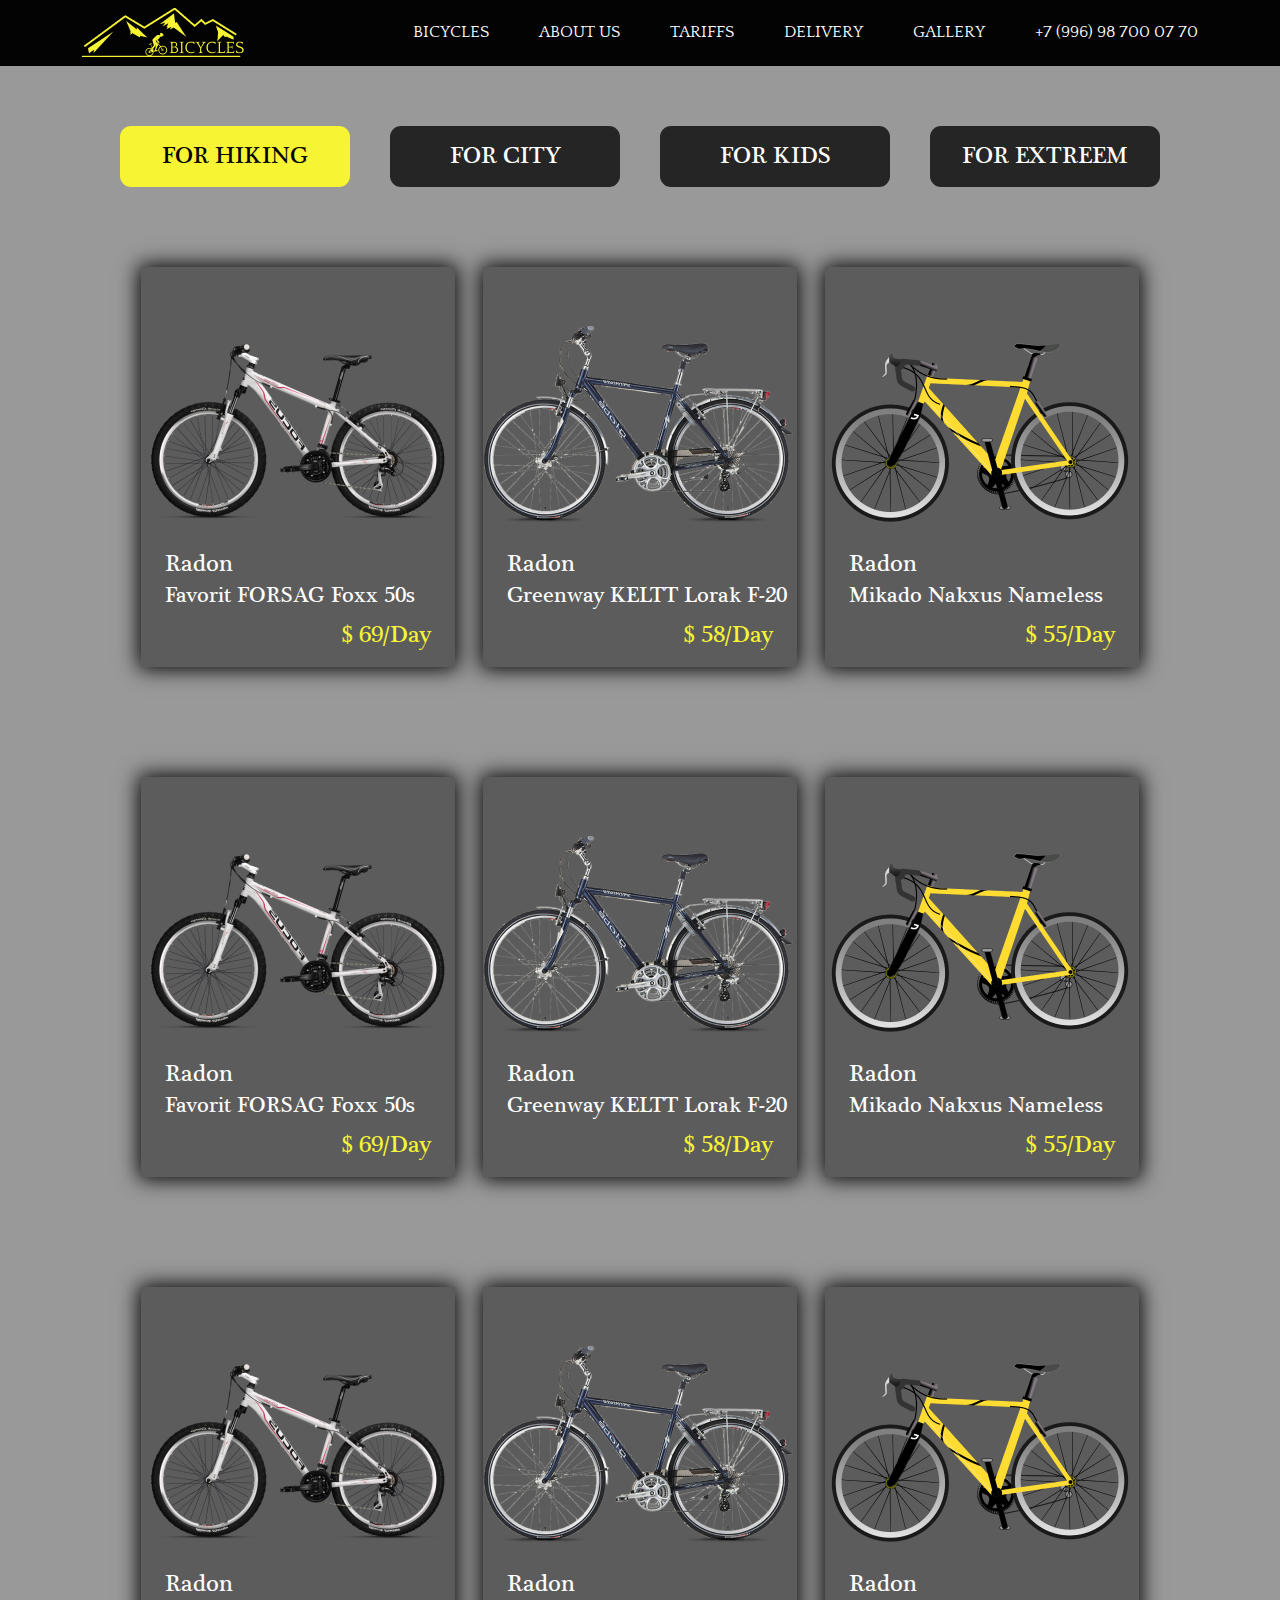
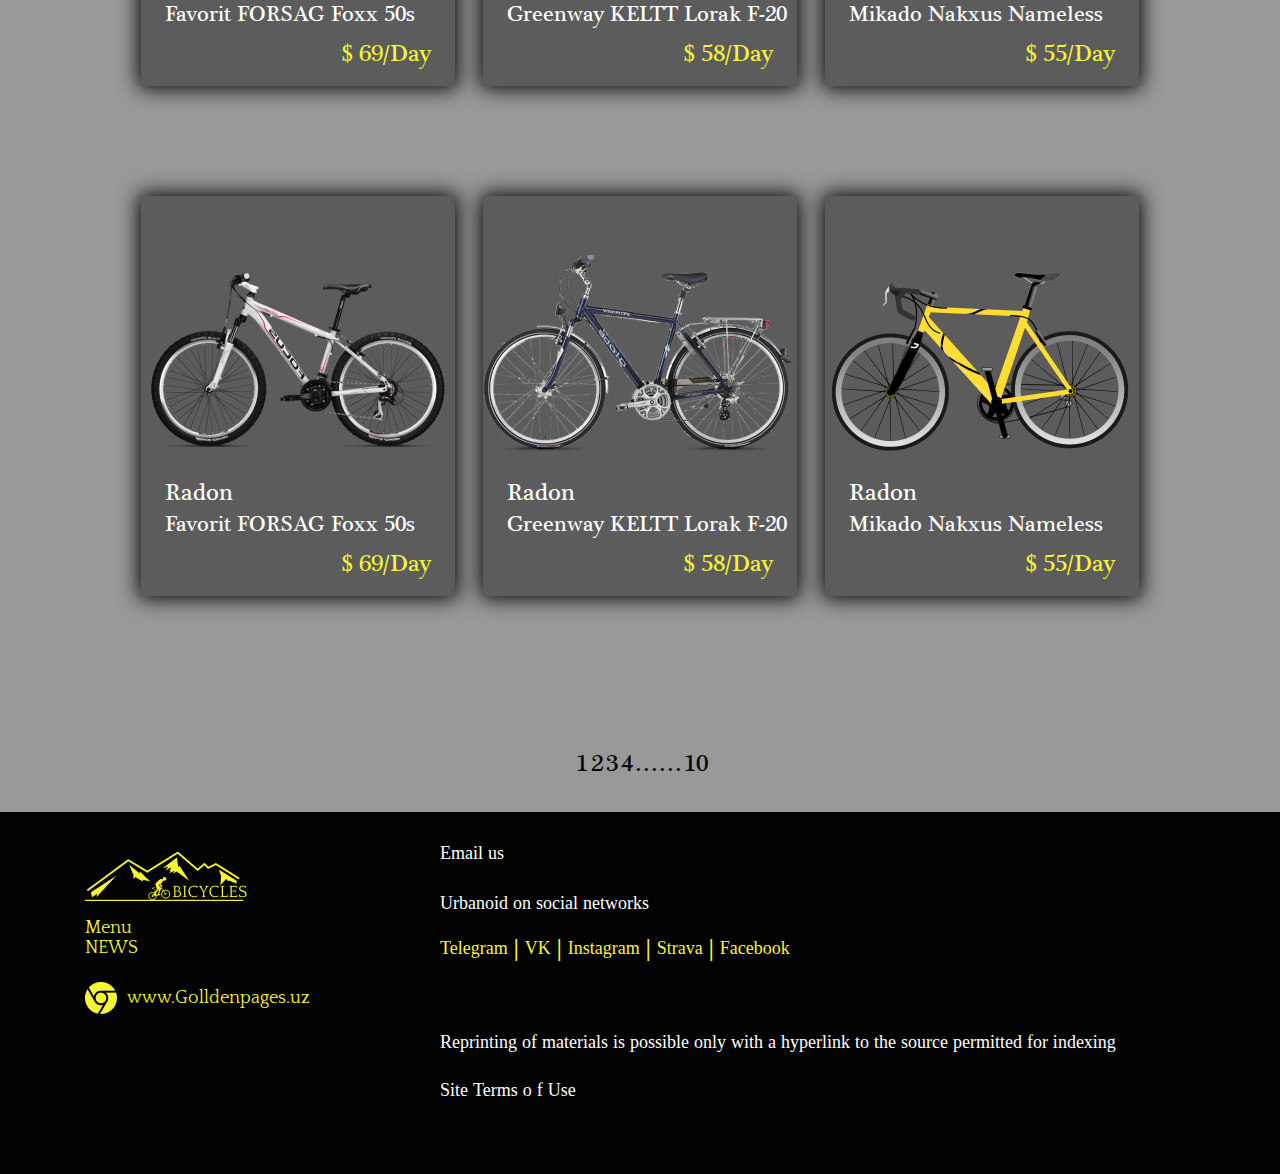
<file: projects/bicycles/desktop1/index.html>
<!DOCTYPE html>
<html lang="en">
<head>
    <meta charset="UTF-8">
    <meta http-equiv="X-UA-Compatible" content="IE=edge">
    <meta name="viewport" content="width=device-width, initial-scale=1.0">
    <link rel="icon" href="../favicon.jpg" type="image/x-icon">
    <title>Document</title>
    <link rel="stylesheet" href="../style/Animate.css">
    <link rel="stylesheet" href="../style/all.min.css">
    <link rel="stylesheet" href="../style/bootstrap.min.css">
    <link rel="stylesheet" href="../style/style.css">
</head>
<body>
    <header class="header">
        <div class="container">
            <nav class="navbar navbar-expand-xl d-flex justify-content-between align-items-center flex-grow-0">
                <a class="logo" href="../index.html"><img src="../image/logo.png" alt=""></a>
                <button class="navbar-toggler" type="button" data-bs-toggle="collapse"
                  data-bs-target="#navbarSupportedContent" aria-controls="navbarSupportedContent" aria-expanded="false"
                  aria-label="Toggle navigation">
                  <i class="fal fa-bars header_nav-btn"></i>
                </button>
                <div class="collapse navbar-collapse flex-grow-0" id="navbarSupportedContent">
                  <ul class="navbar-nav">
                    <li>
                      <a class=" nav__link-text" aria-current="page" href="../desktop1/index.html">BICYCLES</a>
                    </li>
                    <li>
                      <a class="nav__link-text" href="../desktop3/index.html">ABOUT US</a>
                    </li>
                    <li>
                        <a class=" nav__link-text" href="../desktop4/index.html"> TARIFFS</a>
                      </li>
                      <li>
                        <a class=" nav__link-text" href="../desktop5/index.html"> DELIVERY</a>
                      </li>
                      <li>
                        <a class=" nav__link-text" href="../index.html"> GALLERY</a>
                      </li>
                    <li>
                      <a class=" nav__link-text" href="#"> +7 (996) 98 700 07 70</a>
                    </li>
                  </ul>
                </div>
              </nav>
        </div>
    </header>
    <main class="main">
            <div class="container">
              <div class="row justify-content-center">
                <div class="col-12">
                  <ul class="nav desktop1__product-show justify-content-center " role="tablist">
                    <li class="desktop1__nav-link"><a href="#forhiking" class="desktop1__main-tabs active" data-bs-toggle="tab">FOR HIKING</a>
                    </li>
                    <li class="desktop1__nav-link"><a href="#forcity" class="desktop1__main-tabs" data-bs-toggle="tab">FOR CITY</a></li>
                    <li class="desktop1__nav-link"><a href="#forkids" class="desktop1__main-tabs" data-bs-toggle="tab">FOR KIDS</a></li>
                    <li class="desktop1__nav-link"><a href="#forextreem" class="desktop1__main-tabs" data-bs-toggle="tab">FOR EXTREEM</a></li>
                  </ul>
                </div>
              </div>
            </div>
          <div class="tab-content">
            <div class="tab-pane fade show active" role="tabpanel" id="forhiking">
              <div class="container-fluid">
                <div class="main__bicycles-product desktop1__bicycles-product col-12  d-flex flex-wrap justify-content-center">
                    <div class="main__product ">
                        <div class="main__product-bgImage ">
                            <h2 class="main__product-title">Radon</h2>      
                            <p class="main__product-text"> Favorit FORSAG Foxx 50s</p>
                            <a href="../desktop6/index.html" class="main__preview-price">$ 69/Day</a>
                        </div>
                    </div>
                    <div class="main__product">
                        <div class="main__product-bgImage2">
                            <h2 class="main__product-title">Radon</h2>
                            <p class="main__product-text"> Greenway KELTT Lorak F-20</p>
                            <a  href="../desktop6/index.html" class="main__preview-price">$ 58/Day</a>
                        </div>
                    </div>
                    <div class="main__product">
                        <div class="main__product-bgImage3">
                            <h2 class="main__product-title">Radon</h2>
                            <p class="main__product-text"> Mikado Nakxus Nameless</p>
                            <a href="../desktop6/index.html" class="main__preview-price">$ 55/Day</a>
                        </div>
    
                    </div>
            </div>
                <div class="main__bicycles-product desktop1__bicycles-product col-12  d-flex flex-wrap justify-content-center">
                                        <div class="main__product ">
                        <div class="main__product-bgImage ">
                            <h2 class="main__product-title">Radon</h2>      
                            <p class="main__product-text"> Favorit FORSAG Foxx 50s</p>
                            <a href="../desktop6/index.html" class="main__preview-price">$ 69/Day</a>
                        </div>
                    </div>
                    <div class="main__product">
                        <div class="main__product-bgImage2">
                            <h2 class="main__product-title">Radon</h2>
                            <p class="main__product-text"> Greenway KELTT Lorak F-20</p>
                            <a  href="../desktop6/index.html" class="main__preview-price">$ 58/Day</a>
                        </div>
                    </div>
                    <div class="main__product">
                        <div class="main__product-bgImage3">
                            <h2 class="main__product-title">Radon</h2>
                            <p class="main__product-text"> Mikado Nakxus Nameless</p>
                            <a href="../desktop6/index.html" class="main__preview-price">$ 55/Day</a>
                        </div>
    
                    </div>
            </div>
                <div class="main__bicycles-product desktop1__bicycles-product col-12  d-flex flex-wrap justify-content-center">
                                        <div class="main__product ">
                        <div class="main__product-bgImage ">
                            <h2 class="main__product-title">Radon</h2>      
                            <p class="main__product-text"> Favorit FORSAG Foxx 50s</p>
                            <a href="../desktop6/index.html" class="main__preview-price">$ 69/Day</a>
                        </div>
                    </div>
                    <div class="main__product">
                        <div class="main__product-bgImage2">
                            <h2 class="main__product-title">Radon</h2>
                            <p class="main__product-text"> Greenway KELTT Lorak F-20</p>
                            <a  href="../desktop6/index.html" class="main__preview-price">$ 58/Day</a>
                        </div>
                    </div>
                    <div class="main__product">
                        <div class="main__product-bgImage3">
                            <h2 class="main__product-title">Radon</h2>
                            <p class="main__product-text"> Mikado Nakxus Nameless</p>
                            <a href="../desktop6/index.html" class="main__preview-price">$ 55/Day</a>
                        </div>
    
                    </div>
            </div>
                <div class="main__bicycles-product desktop1__bicycles-product col-12  d-flex flex-wrap justify-content-center">
                                       <div class="main__product ">
                        <div class="main__product-bgImage ">
                            <h2 class="main__product-title">Radon</h2>      
                            <p class="main__product-text"> Favorit FORSAG Foxx 50s</p>
                            <a href="../desktop6/index.html" class="main__preview-price">$ 69/Day</a>
                        </div>
                    </div>
                    <div class="main__product">
                        <div class="main__product-bgImage2">
                            <h2 class="main__product-title">Radon</h2>
                            <p class="main__product-text"> Greenway KELTT Lorak F-20</p>
                            <a  href="../desktop6/index.html" class="main__preview-price">$ 58/Day</a>
                        </div>
                    </div>
                    <div class="main__product">
                        <div class="main__product-bgImage3">
                            <h2 class="main__product-title">Radon</h2>
                            <p class="main__product-text"> Mikado Nakxus Nameless</p>
                            <a href="../desktop6/index.html" class="main__preview-price">$ 55/Day</a>
                        </div>
    
                    </div>
            </div>
            <div class="tab-content-title d-flex justify-content-center">
                <p class="tab__content-text">1</p>
                <p class="tab__content-text">2</p>
                <p class="tab__content-text">3</p>
                <p class="tab__content-text">4</p>
                <p class="tab__content-text">.</p>
                <p class="tab__content-text">.</p>
                <p class="tab__content-text">.</p>
                <p class="tab__content-text">.</p>
                <p class="tab__content-text">.</p>
                <p class="tab__content-text">.</p>
                <p class="tab__content-text">10</p>
            </div>
              </div>
            </div>
            <div class="tab-pane fade " role="tabpanel" id="forcity">
              <div class="container-fluid">
                <div class="main__bicycles-product desktop1__bicycles-product col-12  d-flex flex-wrap justify-content-center">
                      <div class="main__product ">
                        <div class="main__product-bgImage ">
                            <h2 class="main__product-title">Radon</h2>      
                            <p class="main__product-text"> Favorit FORSAG Foxx 50s</p>
                            <a href="../desktop6/index.html" class="main__preview-price">$ 69/Day</a>
                        </div>
                    </div>
                    <div class="main__product">
                        <div class="main__product-bgImage2">
                            <h2 class="main__product-title">Radon</h2>
                            <p class="main__product-text"> Greenway KELTT Lorak F-20</p>
                            <a  href="../desktop6/index.html" class="main__preview-price">$ 58/Day</a>
                        </div>
                    </div>
                    <div class="main__product">
                        <div class="main__product-bgImage3">
                            <h2 class="main__product-title">Radon</h2>
                            <p class="main__product-text"> Mikado Nakxus Nameless</p>
                            <a href="../desktop6/index.html" class="main__preview-price">$ 55/Day</a>
                        </div>
    
                    </div>
            </div>
                <div class="main__bicycles-product desktop1__bicycles-product col-12  d-flex flex-wrap justify-content-center">
                      <div class="main__product ">
                        <div class="main__product-bgImage ">
                            <h2 class="main__product-title">Radon</h2>      
                            <p class="main__product-text"> Favorit FORSAG Foxx 50s</p>
                            <a href="../desktop6/index.html" class="main__preview-price">$ 69/Day</a>
                        </div>
                    </div>
                    <div class="main__product">
                        <div class="main__product-bgImage2">
                            <h2 class="main__product-title">Radon</h2>
                            <p class="main__product-text"> Greenway KELTT Lorak F-20</p>
                            <a  href="../desktop6/index.html" class="main__preview-price">$ 58/Day</a>
                        </div>
                    </div>
                    <div class="main__product">
                        <div class="main__product-bgImage3">
                            <h2 class="main__product-title">Radon</h2>
                            <p class="main__product-text"> Mikado Nakxus Nameless</p>
                            <a href="../desktop6/index.html" class="main__preview-price">$ 55/Day</a>
                        </div>
    
                    </div>
            </div>
                <div class="main__bicycles-product desktop1__bicycles-product col-12  d-flex flex-wrap justify-content-center">
                      <div class="main__product ">
                        <div class="main__product-bgImage ">
                            <h2 class="main__product-title">Radon</h2>      
                            <p class="main__product-text"> Favorit FORSAG Foxx 50s</p>
                            <a href="../desktop6/index.html" class="main__preview-price">$ 69/Day</a>
                        </div>
                    </div>
                    <div class="main__product">
                        <div class="main__product-bgImage2">
                            <h2 class="main__product-title">Radon</h2>
                            <p class="main__product-text"> Greenway KELTT Lorak F-20</p>
                            <a  href="../desktop6/index.html" class="main__preview-price">$ 58/Day</a>
                        </div>
                    </div>
                    <div class="main__product">
                        <div class="main__product-bgImage3">
                            <h2 class="main__product-title">Radon</h2>
                            <p class="main__product-text"> Mikado Nakxus Nameless</p>
                            <a href="../desktop6/index.html" class="main__preview-price">$ 55/Day</a>
                        </div>
    
                    </div>
            </div>
                <div class="main__bicycles-product desktop1__bicycles-product col-12  d-flex flex-wrap justify-content-center">
                      <div class="main__product ">
                        <div class="main__product-bgImage ">
                            <h2 class="main__product-title">Radon</h2>      
                            <p class="main__product-text"> Favorit FORSAG Foxx 50s</p>
                            <a href="../desktop6/index.html" class="main__preview-price">$ 69/Day</a>
                        </div>
                    </div>
                    <div class="main__product">
                        <div class="main__product-bgImage2">
                            <h2 class="main__product-title">Radon</h2>
                            <p class="main__product-text"> Greenway KELTT Lorak F-20</p>
                            <a  href="../desktop6/index.html" class="main__preview-price">$ 58/Day</a>
                        </div>
                    </div>
                    <div class="main__product">
                        <div class="main__product-bgImage3">
                            <h2 class="main__product-title">Radon</h2>
                            <p class="main__product-text"> Mikado Nakxus Nameless</p>
                            <a href="../desktop6/index.html" class="main__preview-price">$ 55/Day</a>
                        </div>
    
                    </div>
            </div>
            <div class="tab-content-title d-flex justify-content-center">
                <p class="tab__content-text">1</p>
                <p class="tab__content-text">2</p>
                <p class="tab__content-text">3</p>
                <p class="tab__content-text">4</p>
                <p class="tab__content-text">.</p>
                <p class="tab__content-text">.</p>
                <p class="tab__content-text">.</p>
                <p class="tab__content-text">.</p>
                <p class="tab__content-text">.</p>
                <p class="tab__content-text">.</p>
                <p class="tab__content-text">10</p>
            </div>
              </div>
            </div>
            <div class="tab-pane fade " role="tabpanel" id="forkids">
              <div class="container-fluid">
                <div class="main__bicycles-product desktop1__bicycles-product col-12  d-flex flex-wrap justify-content-center">
                      <div class="main__product ">
                        <div class="main__product-bgImage ">
                            <h2 class="main__product-title">Radon</h2>      
                            <p class="main__product-text"> Favorit FORSAG Foxx 50s</p>
                            <a href="../desktop6/index.html" class="main__preview-price">$ 69/Day</a>
                        </div>
                    </div>
                    <div class="main__product">
                        <div class="main__product-bgImage2">
                            <h2 class="main__product-title">Radon</h2>
                            <p class="main__product-text"> Greenway KELTT Lorak F-20</p>
                            <a  href="../desktop6/index.html" class="main__preview-price">$ 58/Day</a>
                        </div>
                    </div>
                    <div class="main__product">
                        <div class="main__product-bgImage3">
                            <h2 class="main__product-title">Radon</h2>
                            <p class="main__product-text"> Mikado Nakxus Nameless</p>
                            <a href="../desktop6/index.html" class="main__preview-price">$ 55/Day</a>
                        </div>
    
                    </div>
            </div>
                <div class="main__bicycles-product desktop1__bicycles-product col-12  d-flex flex-wrap justify-content-center">
                      <div class="main__product ">
                        <div class="main__product-bgImage ">
                            <h2 class="main__product-title">Radon</h2>      
                            <p class="main__product-text"> Favorit FORSAG Foxx 50s</p>
                            <a href="../desktop6/index.html" class="main__preview-price">$ 69/Day</a>
                        </div>
                    </div>
                    <div class="main__product">
                        <div class="main__product-bgImage2">
                            <h2 class="main__product-title">Radon</h2>
                            <p class="main__product-text"> Greenway KELTT Lorak F-20</p>
                            <a  href="../desktop6/index.html" class="main__preview-price">$ 58/Day</a>
                        </div>
                    </div>
                    <div class="main__product">
                        <div class="main__product-bgImage3">
                            <h2 class="main__product-title">Radon</h2>
                            <p class="main__product-text"> Mikado Nakxus Nameless</p>
                            <a href="../desktop6/index.html" class="main__preview-price">$ 55/Day</a>
                        </div>
    
                    </div>
            </div>
                <div class="main__bicycles-product desktop1__bicycles-product col-12  d-flex flex-wrap justify-content-center">
                     <div class="main__product ">
                        <div class="main__product-bgImage ">
                            <h2 class="main__product-title">Radon</h2>      
                            <p class="main__product-text"> Favorit FORSAG Foxx 50s</p>
                            <a href="../desktop6/index.html" class="main__preview-price">$ 69/Day</a>
                        </div>
                    </div>
                    <div class="main__product">
                        <div class="main__product-bgImage2">
                            <h2 class="main__product-title">Radon</h2>
                            <p class="main__product-text"> Greenway KELTT Lorak F-20</p>
                            <a  href="../desktop6/index.html" class="main__preview-price">$ 58/Day</a>
                        </div>
                    </div>
                    <div class="main__product">
                        <div class="main__product-bgImage3">
                            <h2 class="main__product-title">Radon</h2>
                            <p class="main__product-text"> Mikado Nakxus Nameless</p>
                            <a href="../desktop6/index.html" class="main__preview-price">$ 55/Day</a>
                        </div>
    
                    </div>
            </div>
                <div class="main__bicycles-product desktop1__bicycles-product col-12  d-flex flex-wrap justify-content-center">
                     <div class="main__product ">
                        <div class="main__product-bgImage ">
                            <h2 class="main__product-title">Radon</h2>      
                            <p class="main__product-text"> Favorit FORSAG Foxx 50s</p>
                            <a href="../desktop6/index.html" class="main__preview-price">$ 69/Day</a>
                        </div>
                    </div>
                    <div class="main__product">
                        <div class="main__product-bgImage2">
                            <h2 class="main__product-title">Radon</h2>
                            <p class="main__product-text"> Greenway KELTT Lorak F-20</p>
                            <a  href="../desktop6/index.html" class="main__preview-price">$ 58/Day</a>
                        </div>
                    </div>
                    <div class="main__product">
                        <div class="main__product-bgImage3">
                            <h2 class="main__product-title">Radon</h2>
                            <p class="main__product-text"> Mikado Nakxus Nameless</p>
                            <a href="../desktop6/index.html" class="main__preview-price">$ 55/Day</a>
                        </div>
    
                    </div>
            </div>
            <div class="tab-content-title d-flex justify-content-center">
                <p class="tab__content-text">1</p>
                <p class="tab__content-text">2</p>
                <p class="tab__content-text">3</p>
                <p class="tab__content-text">4</p>
                <p class="tab__content-text">.</p>
                <p class="tab__content-text">.</p>
                <p class="tab__content-text">.</p>
                <p class="tab__content-text">.</p>
                <p class="tab__content-text">.</p>
                <p class="tab__content-text">.</p>
                <p class="tab__content-text">10</p>
            </div>
              </div>
            </div>
            <div class="tab-pane fade " role="tabpanel" id="forextreem">
              <div class="container-fluid">
                <div class="main__bicycles-product desktop1__bicycles-product col-12  d-flex flex-wrap justify-content-center">
                     <div class="main__product ">
                        <div class="main__product-bgImage ">
                            <h2 class="main__product-title">Radon</h2>      
                            <p class="main__product-text"> Favorit FORSAG Foxx 50s</p>
                            <a href="../desktop6/index.html" class="main__preview-price">$ 69/Day</a>
                        </div>
                    </div>
                    <div class="main__product">
                        <div class="main__product-bgImage2">
                            <h2 class="main__product-title">Radon</h2>
                            <p class="main__product-text"> Greenway KELTT Lorak F-20</p>
                            <a  href="../desktop6/index.html" class="main__preview-price">$ 58/Day</a>
                        </div>
                    </div>
                    <div class="main__product">
                        <div class="main__product-bgImage3">
                            <h2 class="main__product-title">Radon</h2>
                            <p class="main__product-text"> Mikado Nakxus Nameless</p>
                            <a href="../desktop6/index.html" class="main__preview-price">$ 55/Day</a>
                        </div>
    
                    </div>
            </div>
                <div class="main__bicycles-product desktop1__bicycles-product col-12  d-flex flex-wrap justify-content-center">
                     <div class="main__product ">
                        <div class="main__product-bgImage ">
                            <h2 class="main__product-title">Radon</h2>      
                            <p class="main__product-text"> Favorit FORSAG Foxx 50s</p>
                            <a href="../desktop6/index.html" class="main__preview-price">$ 69/Day</a>
                        </div>
                    </div>
                    <div class="main__product">
                        <div class="main__product-bgImage2">
                            <h2 class="main__product-title">Radon</h2>
                            <p class="main__product-text"> Greenway KELTT Lorak F-20</p>
                            <a  href="../desktop6/index.html" class="main__preview-price">$ 58/Day</a>
                        </div>
                    </div>
                    <div class="main__product">
                        <div class="main__product-bgImage3">
                            <h2 class="main__product-title">Radon</h2>
                            <p class="main__product-text"> Mikado Nakxus Nameless</p>
                            <a href="../desktop6/index.html" class="main__preview-price">$ 55/Day</a>
                        </div>
    
                    </div>
            </div>
                <div class="main__bicycles-product desktop1__bicycles-product col-12  d-flex flex-wrap justify-content-center">
                     <div class="main__product ">
                        <div class="main__product-bgImage ">
                            <h2 class="main__product-title">Radon</h2>      
                            <p class="main__product-text"> Favorit FORSAG Foxx 50s</p>
                            <a href="../desktop6/index.html" class="main__preview-price">$ 69/Day</a>
                        </div>
                    </div>
                    <div class="main__product">
                        <div class="main__product-bgImage2">
                            <h2 class="main__product-title">Radon</h2>
                            <p class="main__product-text"> Greenway KELTT Lorak F-20</p>
                            <a  href="../desktop6/index.html" class="main__preview-price">$ 58/Day</a>
                        </div>
                    </div>
                    <div class="main__product">
                        <div class="main__product-bgImage3">
                            <h2 class="main__product-title">Radon</h2>
                            <p class="main__product-text"> Mikado Nakxus Nameless</p>
                            <a href="../desktop6/index.html" class="main__preview-price">$ 55/Day</a>
                        </div>
    
                    </div>
            </div>
                <div class="main__bicycles-product desktop1__bicycles-product col-12  d-flex flex-wrap justify-content-center">
                     <div class="main__product ">
                        <div class="main__product-bgImage ">
                            <h2 class="main__product-title">Radon</h2>      
                            <p class="main__product-text"> Favorit FORSAG Foxx 50s</p>
                            <a href="../desktop6/index.html" class="main__preview-price">$ 69/Day</a>
                        </div>
                    </div>
                    <div class="main__product">
                        <div class="main__product-bgImage2">
                            <h2 class="main__product-title">Radon</h2>
                            <p class="main__product-text"> Greenway KELTT Lorak F-20</p>
                            <a  href="../desktop6/index.html" class="main__preview-price">$ 58/Day</a>
                        </div>
                    </div>
                    <div class="main__product">
                        <div class="main__product-bgImage3">
                            <h2 class="main__product-title">Radon</h2>
                            <p class="main__product-text"> Mikado Nakxus Nameless</p>
                            <a href="../desktop6/index.html" class="main__preview-price">$ 55/Day</a>
                        </div>
    
                    </div>
            </div>
            <div class="tab-content-title d-flex justify-content-center">
                <p class="tab__content-text">1</p>
                <p class="tab__content-text">2</p>
                <p class="tab__content-text">3</p>
                <p class="tab__content-text">4</p>
                <p class="tab__content-text">.</p>
                <p class="tab__content-text">.</p>
                <p class="tab__content-text">.</p>
                <p class="tab__content-text">.</p>
                <p class="tab__content-text">.</p>
                <p class="tab__content-text">.</p>
                <p class="tab__content-text">10</p>
            </div>
              </div>
            </div>
          </div>
    </main>
    <footer class="footer">
        <div class="container">
            <div class="row">
                <div class="col-12">
                    <div class="footer__content-item d-flex">
                        <div class="footer__item-left">
                            <a href="#" class="logo"><img src="../image/logo.png" alt=""></a>
                            <p class="footer__left-text">Menu NEWS</p>
                            <p><img src="../image/chrome.png" alt=""><a href="#" class="footer__left-link">www.Golldenpages.uz</a> </p>
                        </div>
                        <div class="footer__item-right">
                            <p class="footer__item-text">Email us</p>
                            <p class="footer__item-text">Urbanoid on social networks</p>
                            <p><a href="#" class="footer__item-link">Telegram | VK | Instagram | Strava | Facebook</a></p>
                            <p class="footer__right-text">Reprinting of materials is possible only with a hyperlink to the source permitted for indexing
                            </p>
                            <p class="footer__right-text">Site Terms o f Use</p>
                        </div>
                    </div>
                </div>
            </div>
        </div>
    </footer>
    <script src="../js/jquary.js"></script>
    <script src="../js/popper.js"></script>
    <script src="../js/bootstrap.min.js"></script>
</body>
</html>
</file>
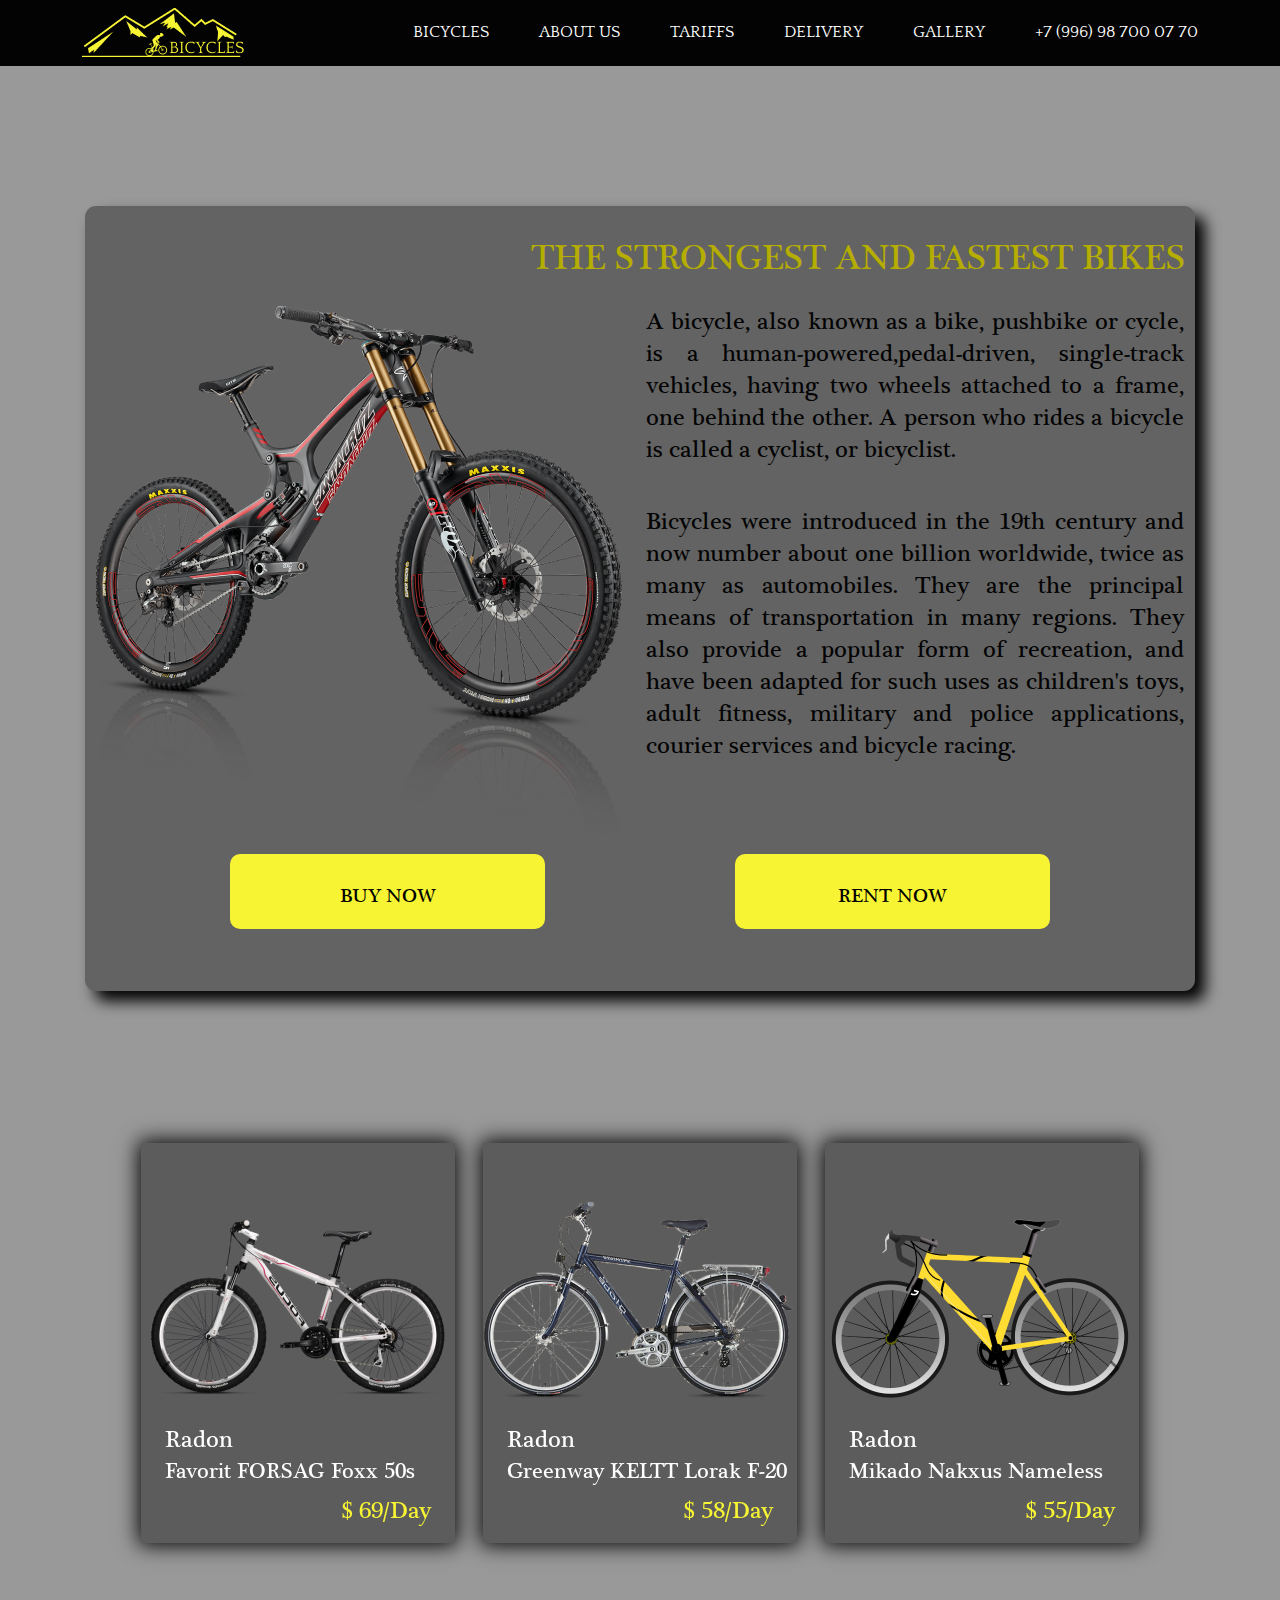
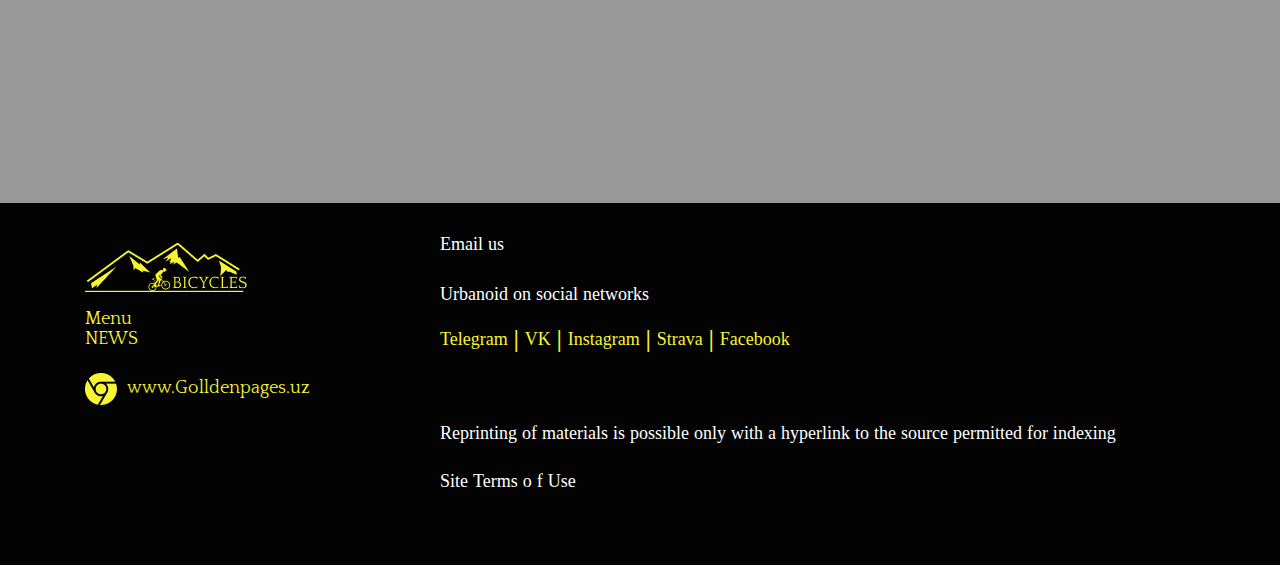
<file: projects/bicycles/desktop2/index.html>
<!DOCTYPE html>
<html lang="en">
<head>
    <meta charset="UTF-8">
    <meta http-equiv="X-UA-Compatible" content="IE=edge">
    <meta name="viewport" content="width=device-width, initial-scale=1.0">
    <link rel="icon" href="../favicon.jpg" type="image/x-icon">
    <title>Document</title>
    <link rel="stylesheet" href="../style/Animate.css">
    <link rel="stylesheet" href="../style/all.min.css">
    <link rel="stylesheet" href="../style/bootstrap.min.css">
    <link rel="stylesheet" href="../style/style.css">
</head>
<body>
    <header class="header">
        <div class="container">
            <nav class="navbar navbar-expand-xl d-flex justify-content-between align-items-center flex-grow-0">
                <a class="logo" href="../index.html"><img src="../image/logo.png" alt=""></a>
                <button class="navbar-toggler" type="button" data-bs-toggle="collapse"
                  data-bs-target="#navbarSupportedContent" aria-controls="navbarSupportedContent" aria-expanded="false"
                  aria-label="Toggle navigation">
                  <i class="fal fa-bars header_nav-btn"></i>
                </button>
                <div class="collapse navbar-collapse flex-grow-0" id="navbarSupportedContent">
                  <ul class="navbar-nav">
                    <li>
                      <a class=" nav__link-text" aria-current="page" href="../desktop1/index.html">BICYCLES</a>
                    </li>
                    <li>
                      <a class="nav__link-text" href="../desktop3/index.html">ABOUT US</a>
                    </li>
                    <li>
                        <a class=" nav__link-text" href="../desktop4/index.html"> TARIFFS</a>
                      </li>
                      <li>
                        <a class=" nav__link-text" href="../desktop5/index.html"> DELIVERY</a>
                      </li>
                      <li>
                        <a class=" nav__link-text" href="../index.html"> GALLERY</a>
                      </li>
                    <li>
                      <a class=" nav__link-text" href="#"> +7 (996) 98 700 07 70</a>
                    </li>
                  </ul>
                </div>
              </nav>
        </div>
    </header>
    <main class="main">
        <div class="desktop2__content-information">
        <div class="container d-flex justify-content-center">
            <div class="desktop2__content-main ">
                <h3 class="desktop2__content-title">
                    THE STRONGEST AND FASTEST BIKES
                </h3>
                <div class="desktop2__content-item d-flex justify-content-around">
                    <div class="desktop2__content-left">
                        <img src="../image/velik.png" alt="" class="desktop2__info-image">
                    </div>
                <div class="desktop2__content-right">
                    <p class="desktop2__info-text">A bicycle, also known as a bike, pushbike or cycle, is a human-powered,pedal-driven,  single-track vehicles, having two wheels attached to a frame, one behind the other. A person who rides a bicycle is called a cyclist, or bicyclist.</p>
                    <p class="desktop2__info-text">Bicycles were introduced in the 19th century and now number about one billion worldwide, twice as many as automobiles. They are the principal means of transportation in many regions. They also provide a popular form of recreation, and have been adapted for such uses as children's toys, adult fitness, military and police applications, courier services and bicycle racing. </p>
                </div>

            </div>
            <div class="desktop2__content-btn d-flex justify-content-center">
            <div class="link__content-btn desktop2__btn">
                <a href="../desktop6/index.html" class="hover-a">BUY NOW </a>
            </div>
            <div class="link__content-btn desktop2__btn">
                <a href="../desktop4/index.html" class="hover-a">RENT NOW</a>
            </div>
        </div>
            </div>
        </div>
    </div>
    <div class="desktop2__content-slider">
    <div class="container">
        <div id="carouselExampleControls" class="carousel slide carousel-fade" data-bs-ride="carousel">
            <div class="carousel-inner">
              <div class="carousel-item active" >
                <div class="main__bicycles-product desktop1__bicycles-product  col-12 d-flex flex-wrap justify-content-center">
                    <div class="main__product ">
                        <div class="main__product-bgImage ">
                            <h2 class="main__product-title">Radon</h2>      
                            <p class="main__product-text"> Favorit FORSAG Foxx 50s</p>
                            <a href="../bicycles/desktop2/index.html" class="main__preview-price">$ 69/Day</a>
                        </div>
                    </div>
                    <div class="main__product">
                        <div class="main__product-bgImage2">
                            <h2 class="main__product-title">Radon</h2>
                            <p class="main__product-text"> Greenway KELTT Lorak F-20</p>
                            <a  href="../bicycles/desktop2/index.html" class="main__preview-price">$ 58/Day</a>
                        </div>
                    </div>
                    <div class="main__product">
                        <div class="main__product-bgImage3">
                            <h2 class="main__product-title">Radon</h2>
                            <p class="main__product-text"> Mikado Nakxus Nameless</p>
                            <a href="../bicycles/desktop2/index.html" class="main__preview-price">$ 55/Day</a>
                        </div>
    
                    </div>
            </div>
              </div>
              <div class="carousel-item">
                <div class="main__bicycles-product desktop1__bicycles-product col-12  d-flex flex-wrap justify-content-center">
                    <div class="main__product ">
                    <div class="main__product-bgImage ">
                        <h2 class="main__product-title">Radon</h2>      
                        <p class="main__product-text"> Favorit FORSAG Foxx 50s</p>
                        <a href="../bicycles/desktop2/index.html" class="main__preview-price">$ 69/Day</a>
                    </div>
                </div>
                <div class="main__product">
                    <div class="main__product-bgImage2">
                        <h2 class="main__product-title">Radon</h2>
                        <p class="main__product-text"> Greenway KELTT Lorak F-20</p>
                        <a  href="../bicycles/desktop2/index.html" class="main__preview-price">$ 58/Day</a>
                    </div>
                </div>
                <div class="main__product">
                    <div class="main__product-bgImage3">
                        <h2 class="main__product-title">Radon</h2>
                        <p class="main__product-text"> Mikado Nakxus Nameless</p>
                        <a href="../bicycles/desktop2/index.html" class="main__preview-price">$ 55/Day</a>
                    </div>

                </div>
            </div>
              </div>
              <div class="carousel-item">
                <div class="main__bicycles-product desktop1__bicycles-product col-12  d-flex flex-wrap justify-content-center">
                    <div class="main__product ">
                    <div class="main__product-bgImage ">
                        <h2 class="main__product-title">Radon</h2>      
                        <p class="main__product-text"> Favorit FORSAG Foxx 50s</p>
                        <a href="../bicycles/desktop2/index.html" class="main__preview-price">$ 69/Day</a>
                    </div>
                </div>
                <div class="main__product">
                    <div class="main__product-bgImage2">
                        <h2 class="main__product-title">Radon</h2>
                        <p class="main__product-text"> Greenway KELTT Lorak F-20</p>
                        <a  href="../bicycles/desktop2/index.html" class="main__preview-price">$ 58/Day</a>
                    </div>
                </div>
                <div class="main__product">
                    <div class="main__product-bgImage3">
                        <h2 class="main__product-title">Radon</h2>
                        <p class="main__product-text"> Mikado Nakxus Nameless</p>
                        <a href="../bicycles/desktop2/index.html" class="main__preview-price">$ 55/Day</a>
                    </div>

                </div>
            </div>
              </div>
            </div>
            <button class="carousel-control-prev d-none d-lg-flex" type="button" data-bs-target="#carouselExampleControls"  data-bs-slide="prev">
                <i class="fas fa-chevron-left desktop2__arrows-btn"></i>
            </button>
            <button class="carousel-control-next d-none d-lg-flex" type="button" data-bs-target="#carouselExampleControls"  data-bs-slide="next">
                <i class="fas fa-chevron-right desktop2__arrows-btn"></i>
            </button>
          </div>
    </div>
</div>
    </main>
    <footer class="footer">
        <div class="container">
            <div class="row">
                <div class="col-12">
                    <div class="footer__content-item d-flex">
                        <div class="footer__item-left">
                            <a href="#" class="logo"><img src="../image/logo.png" alt=""></a>
                            <p class="footer__left-text">Menu NEWS</p>
                            <p><img src="../image/chrome.png" alt=""><a href="#" class="footer__left-link">www.Golldenpages.uz</a> </p>
                        </div>
                        <div class="footer__item-right">
                            <p class="footer__item-text">Email us</p>
                            <p class="footer__item-text">Urbanoid on social networks</p>
                            <p><a href="#" class="footer__item-link">Telegram | VK | Instagram | Strava | Facebook</a></p>
                            <p class="footer__right-text">Reprinting of materials is possible only with a hyperlink to the source permitted for indexing
                            </p>
                            <p class="footer__right-text">Site Terms o f Use</p>
                        </div>
                    </div>
                </div>
            </div>
        </div>
    </footer>
    <script src="../js/jquary.js"></script>
    <script src="../js/popper.js"></script>
    <script src="../js/bootstrap.min.js"></script>
</body>
</html>
</file>
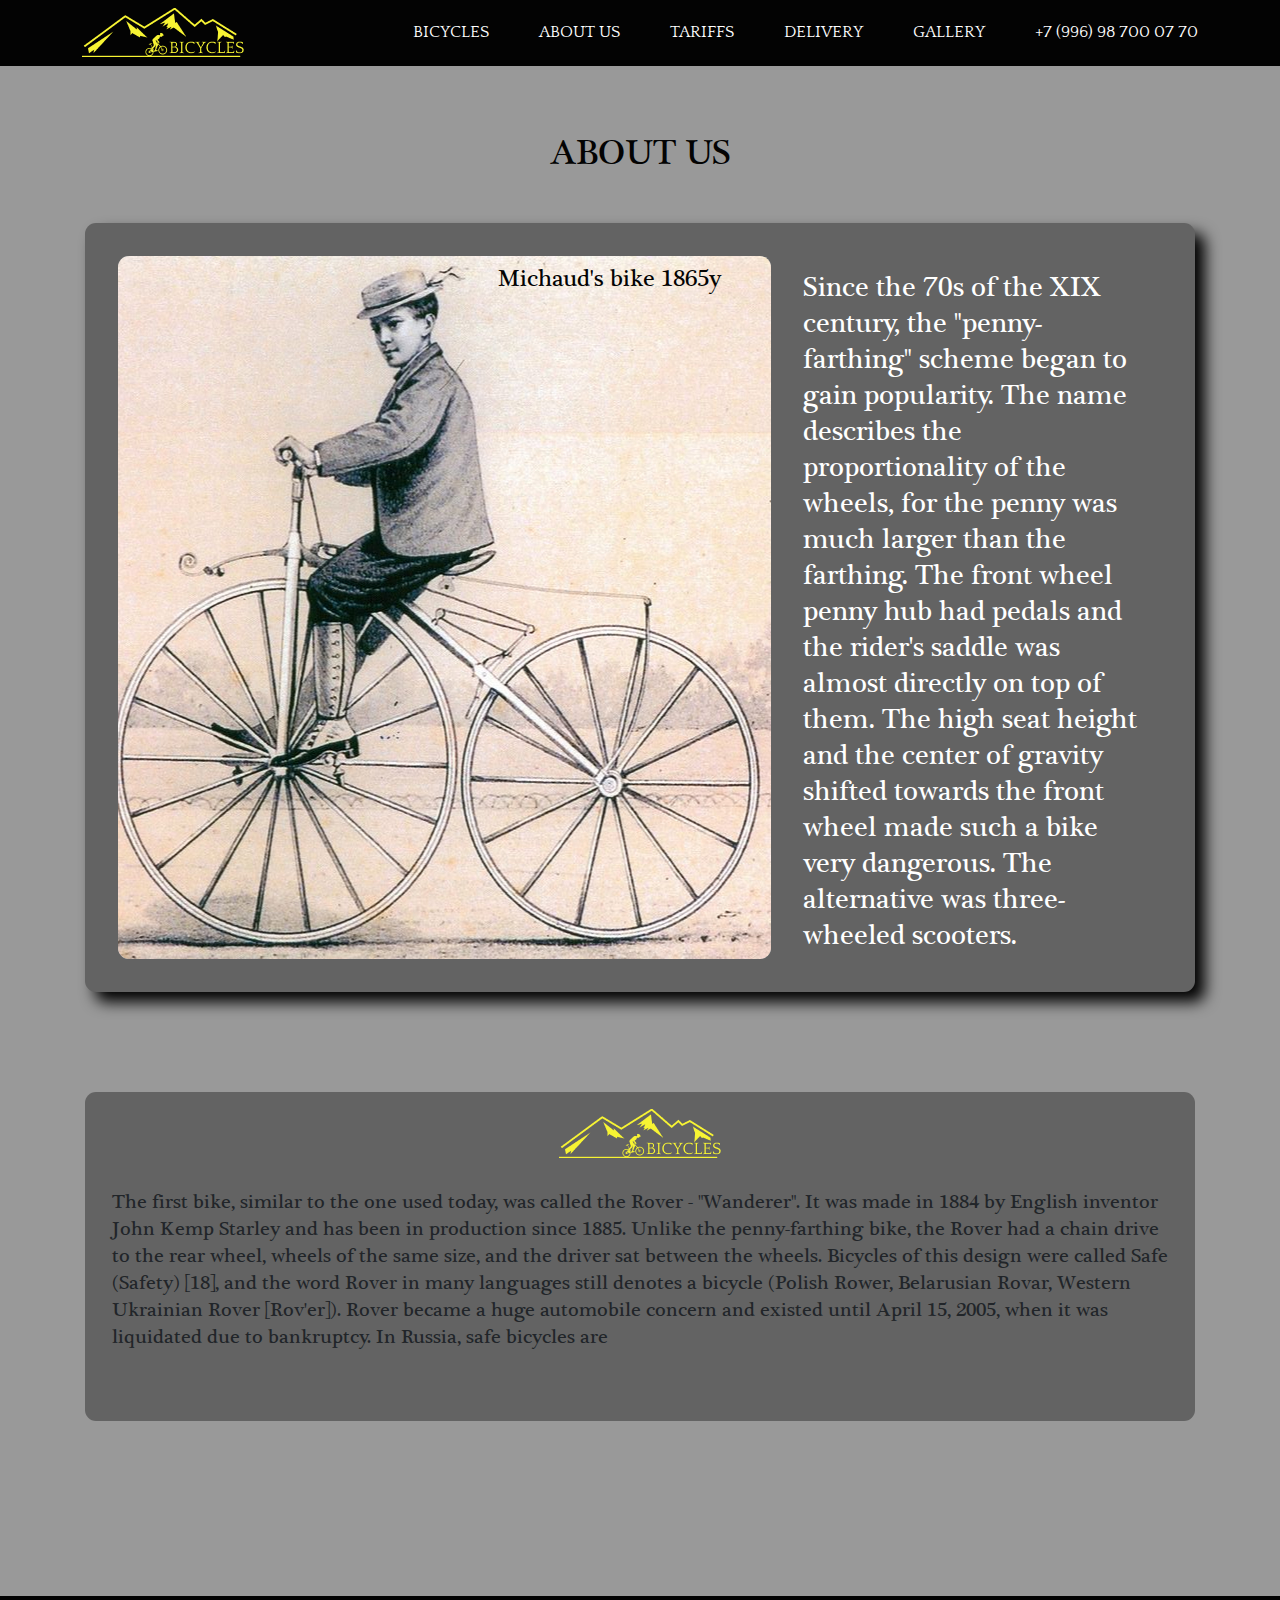
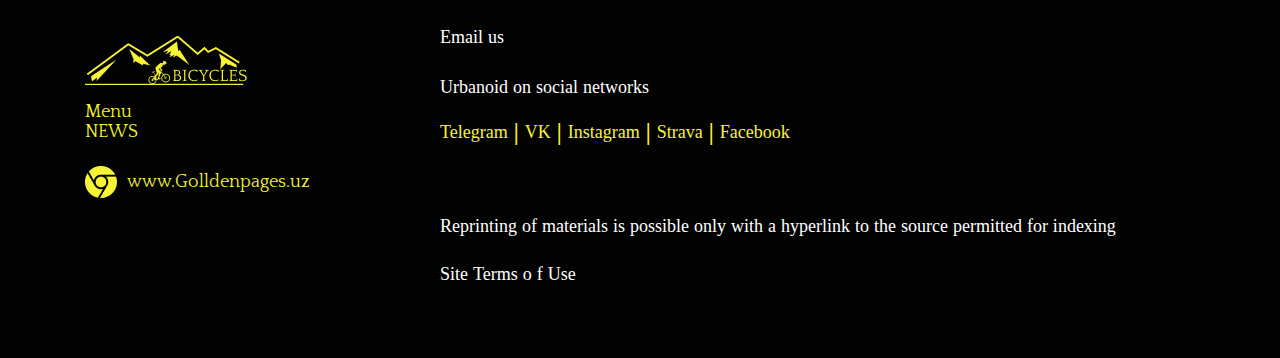
<file: projects/bicycles/desktop3/index.html>
<!DOCTYPE html>
<html lang="en">
<head>
    <meta charset="UTF-8">
    <meta http-equiv="X-UA-Compatible" content="IE=edge">
    <meta name="viewport" content="width=device-width, initial-scale=1.0">
    <link rel="icon" href="../favicon.jpg" type="image/x-icon">
    <title>BICYCLES</title>
    <link rel="stylesheet" href="../style/Animate.css">
    <link rel="stylesheet" href="../style/all.min.css">
    <link rel="stylesheet" href="../style/bootstrap.min.css">
    <link rel="stylesheet" href="../style/style.css">
</head>
<body>
  <header class="header">
    <div class="container">
        <nav class="navbar navbar-expand-xl d-flex justify-content-between align-items-center flex-grow-0">
            <a class="logo" href="../index.html"><img src="../image/logo.png" alt=""></a>
            <button class="navbar-toggler" type="button" data-bs-toggle="collapse"
              data-bs-target="#navbarSupportedContent" aria-controls="navbarSupportedContent" aria-expanded="false"
              aria-label="Toggle navigation">
              <i class="fal fa-bars header_nav-btn"></i>
            </button>
            <div class="collapse navbar-collapse flex-grow-0" id="navbarSupportedContent">
              <ul class="navbar-nav">
                <li>
                  <a class=" nav__link-text" aria-current="page" href="../desktop1/index.html">BICYCLES</a>
                </li>
                <li>
                  <a class="nav__link-text" href="../desktop3/index.html">ABOUT US</a>
                </li>
                <li>
                    <a class=" nav__link-text" href="../desktop4/index.html"> TARIFFS</a>
                  </li>
                  <li>
                    <a class=" nav__link-text" href="../desktop5/index.html"> DELIVERY</a>
                  </li>
                  <li>
                    <a class=" nav__link-text" href="../index.html"> GALLERY</a>
                  </li>
                <li>
                  <a class=" nav__link-text" href="#"> +7 (996) 98 700 07 70</a>
                </li>
              </ul>
            </div>
          </nav>
    </div>
</header>
    <main class="main">
            <h3 class="desktop3__main-title">about us</h3>
            <div class="desktop3__content-information ">
                <div class="container d-flex justify-content-center">
                    <div class="desktop3__content-item d-flex">
                        <div class="desktop3__content-left">
                            <img src="../image/history_Bicycles.jpg" alt="" class="desktop3__left-image">
                            <p class="desktop3__left-text">Michaud's bike 1865y </p>
                        </div>
                        <div class="desktop3__content-right">
                            <p class="desktop3__right-text">Since the 70s of the XIX century, the "penny-farthing" scheme began to gain popularity. The name describes the proportionality of the wheels, for the penny was much larger than the farthing. The front wheel penny hub had pedals and the rider's saddle was almost directly on top of them. The high seat height and the center of gravity shifted towards the front wheel made such a bike very dangerous. The alternative was three-wheeled scooters. </p>
                        </div>
                    </div>
                </div>
            </div>
            <div class="desktop3__content-history">
              <div class="container d-flex justify-content-center">
                <div class="main__content-history d-flex flex-column align-items-center">
                  <img src="../image/logo.png" alt="" class="logo">
                  <p class="history__content-text">The first bike, similar to the one used today, was called the Rover - "Wanderer". It was made in 1884 by English inventor John Kemp Starley and has been in production since 1885. Unlike the penny-farthing bike, the Rover had a chain drive to the rear wheel, wheels of the same size, and the driver sat between the wheels. Bicycles of this design were called Safe (Safety) [18], and the word Rover in many languages ​​still denotes a bicycle (Polish Rower, Belarusian Rovar, Western Ukrainian Rover [Rov'er]). Rover became a huge automobile concern and existed until April 15, 2005, when it was liquidated due to bankruptcy. In Russia, safe bicycles are</p>
                </div>
              </div>
            </div>
    </main>
    <footer class="footer">
        <div class="container">
            <div class="row">
                <div class="col-12">
                    <div class="footer__content-item d-flex">
                        <div class="footer__item-left">
                            <a href="#" class="logo"><img src="../image/logo.png" alt=""></a>
                            <p class="footer__left-text">Menu NEWS</p>
                            <p><img src="../image/chrome.png" alt=""><a href="#" class="footer__left-link">www.Golldenpages.uz</a> </p>
                        </div>
                        <div class="footer__item-right">
                            <p class="footer__item-text">Email us</p>
                            <p class="footer__item-text">Urbanoid on social networks</p>
                            <p><a href="#" class="footer__item-link">Telegram | VK | Instagram | Strava | Facebook</a></p>
                            <p class="footer__right-text">Reprinting of materials is possible only with a hyperlink to the source permitted for indexing
                            </p>
                            <p class="footer__right-text">Site Terms o f Use</p>
                        </div>
                    </div>
                </div>
            </div>
        </div>
    </footer>
    
    
    
    
    
    
    <script src="../js/jquary.js"></script>
    <script src="../js/popper.js"></script>
    <script src="../js/bootstrap.min.js"></script>
</body>
</html>
</file>
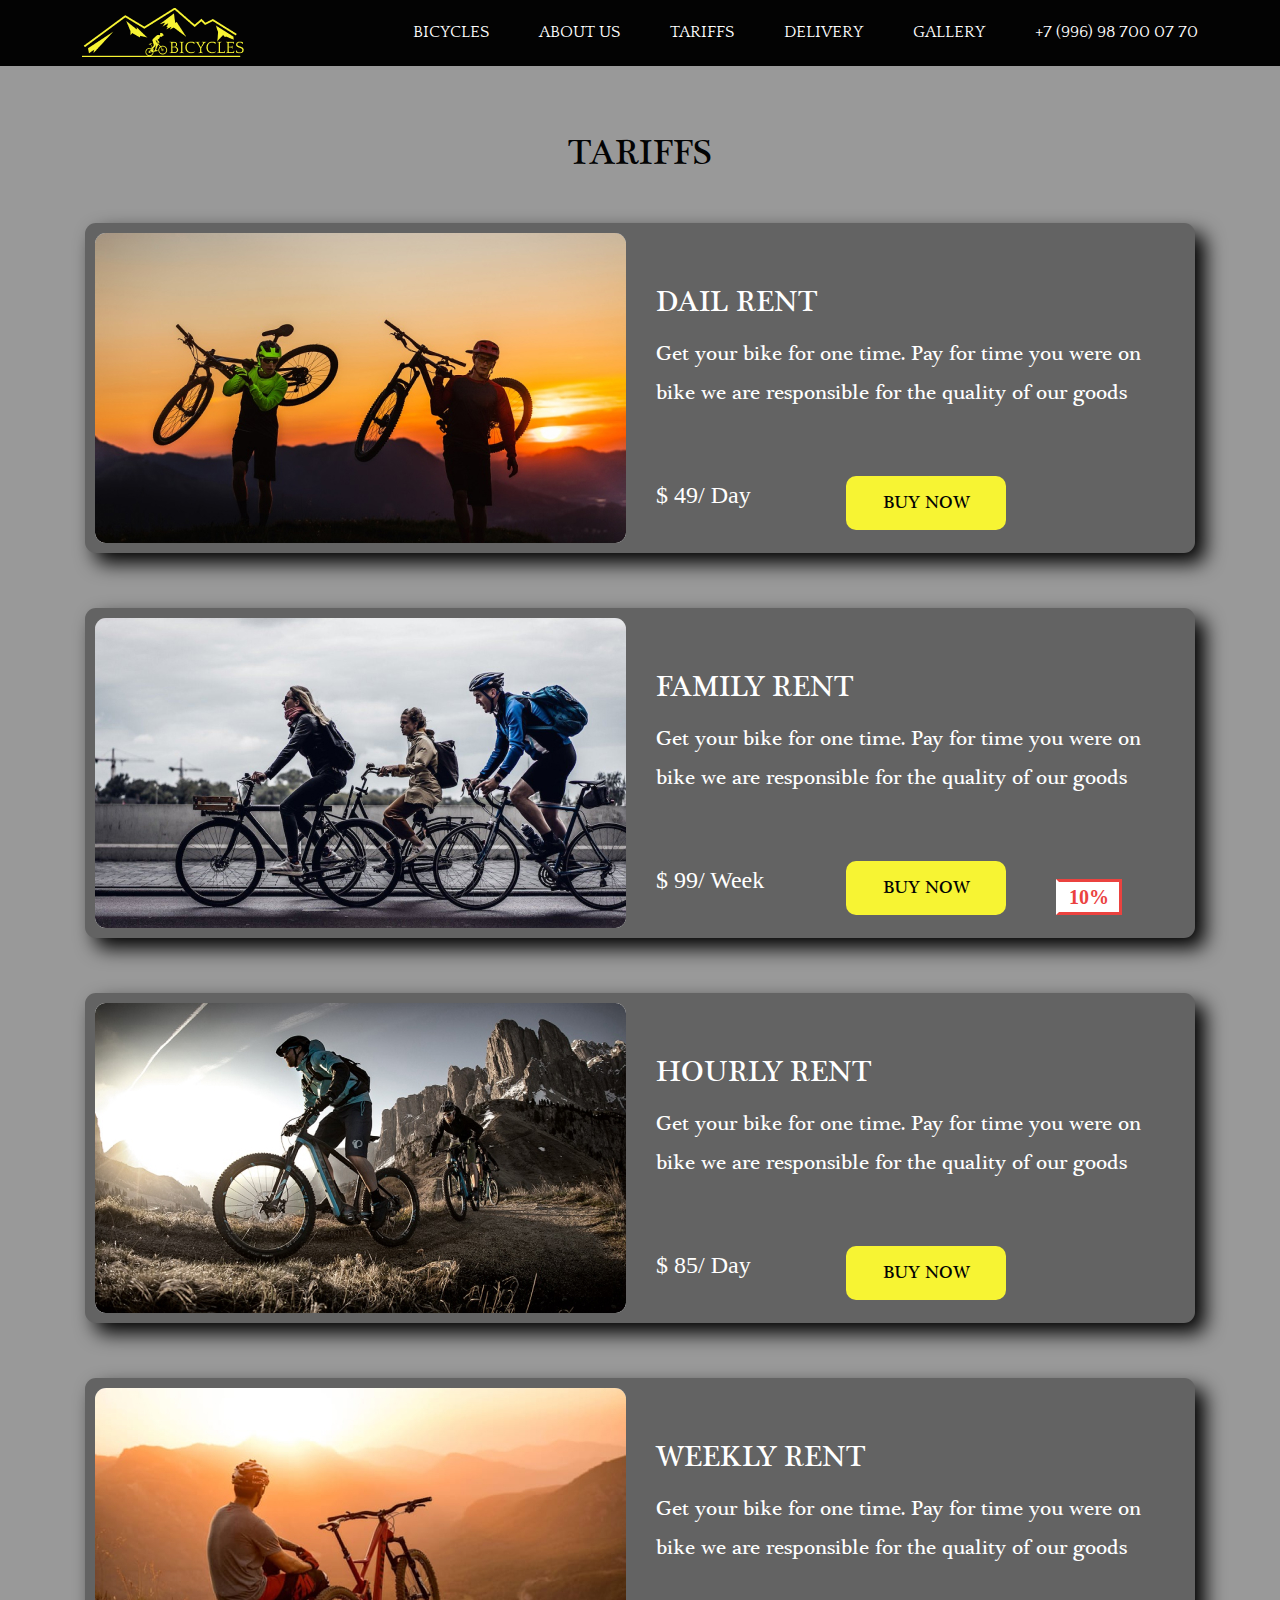
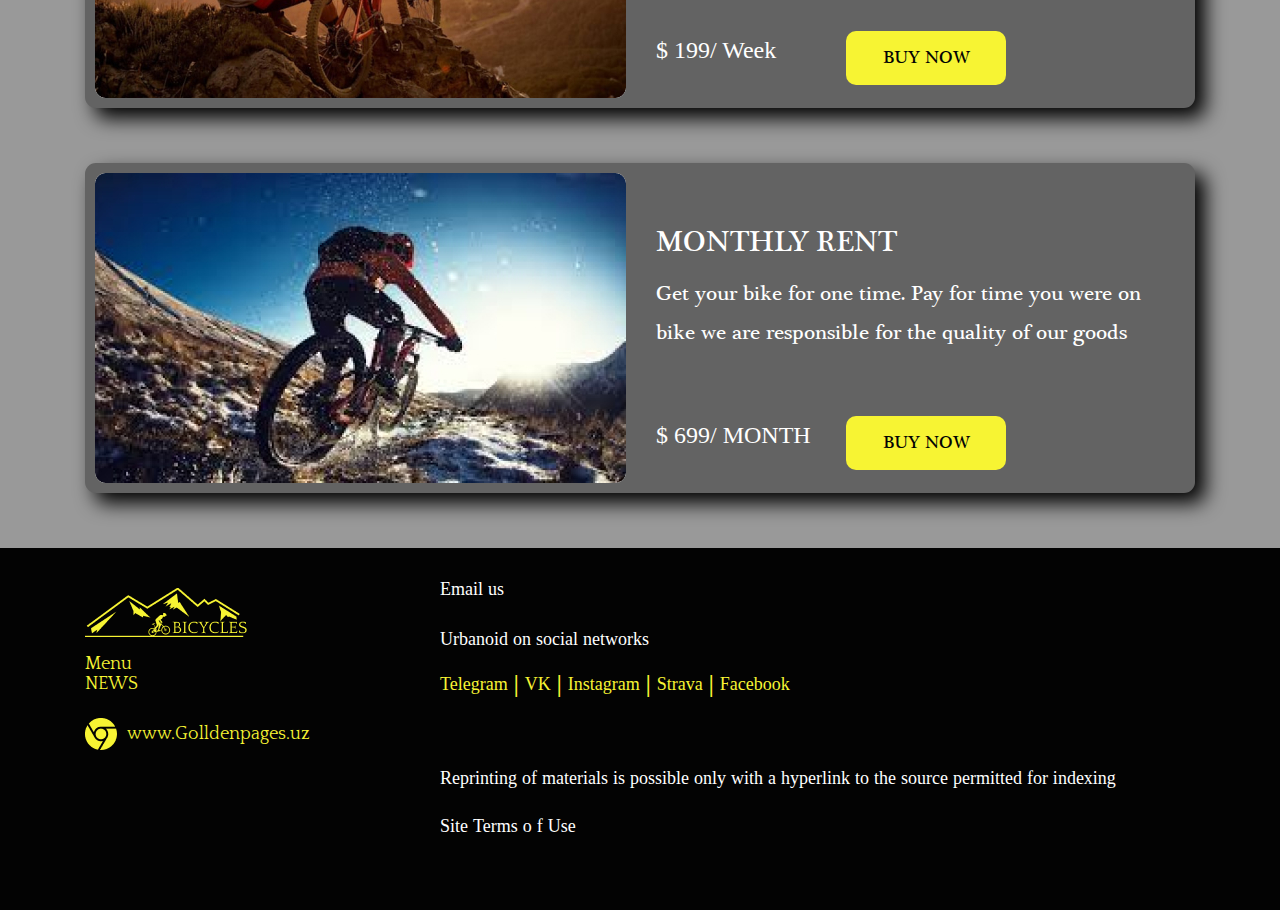
<file: projects/bicycles/desktop4/index.html>
<!DOCTYPE html>
<html lang="en">
<head>
    <meta charset="UTF-8">
    <meta http-equiv="X-UA-Compatible" content="IE=edge">
    <meta name="viewport" content="width=device-width, initial-scale=1.0">
    <link rel="icon" href="../favicon.jpg" type="image/x-icon">
    <title>BICYCLES</title>
    <link rel="stylesheet" href="../style/Animate.css">
    <link rel="stylesheet" href="../style/all.min.css">
    <link rel="stylesheet" href="../style/bootstrap.min.css">
    <link rel="stylesheet" href="../style/style.css">
</head>
<body>
    <header class="header">
        <div class="container">
            <nav class="navbar navbar-expand-xl d-flex justify-content-between align-items-center flex-grow-0">
                <a class="logo" href="../index.html"><img src="../image/logo.png" alt=""></a>
                <button class="navbar-toggler" type="button" data-bs-toggle="collapse"
                  data-bs-target="#navbarSupportedContent" aria-controls="navbarSupportedContent" aria-expanded="false"
                  aria-label="Toggle navigation">
                  <i class="fal fa-bars header_nav-btn"></i>
                </button>
                <div class="collapse navbar-collapse flex-grow-0" id="navbarSupportedContent">
                  <ul class="navbar-nav">
                    <li>
                      <a class=" nav__link-text" aria-current="page" href="../desktop1/index.html">BICYCLES</a>
                    </li>
                    <li>
                      <a class="nav__link-text" href="../desktop3/index.html">ABOUT US</a>
                    </li>
                    <li>
                        <a class=" nav__link-text" href="../desktop4/index.html"> TARIFFS</a>
                      </li>
                      <li>
                        <a class=" nav__link-text" href="../desktop5/index.html"> DELIVERY</a>
                      </li>
                      <li>
                        <a class=" nav__link-text" href="../index.html"> GALLERY</a>
                      </li>
                    <li>
                      <a class=" nav__link-text" href="#"> +7 (996) 98 700 07 70</a>
                    </li>
                  </ul>
                </div>
              </nav>
        </div>
    </header>
    <main class="main">
        <h3 class="desktop3__main-title">TARIFFS</h3>
        <div class="container">
            <div class="col-12">
                <div class="row justify-content-center">
                    <div class="main__content-tarrifs d-flex">
                        <div class="main__tarrifs-left">
                            <img src="../image/Tarrifs__image-one.jpg" alt="" class="tarrifs__image">
                        </div>
                        <div class="main__tarrifs-right">
                            <h4 class="main__tarrifs-title">DAIL RENT</h4>
                            <p class="main__tarrifs-text">Get your bike for one time. Pay for time you were on bike we are responsible for the quality of our goods</p>
                            <div class="main__tarrifs-link d-flex justify-content-between">
                                <p class="tarrifs__content-price">$ 49/ Day</p>
                                <p class="tarrifs__content-btn"><a href="../desktop6/index.html" class="tarrifs__content-link">buy now</a></p>
                            </div>
                        </div>
                    </div>
                    <div class="main__content-tarrifs d-flex">
                        <div class="main__tarrifs-left">
                            <img src="../image/Tarrifs__image-two.jpg" alt="" class="tarrifs__image">
                        </div>
                        <div class="main__tarrifs-right">
                            <h4 class="main__tarrifs-title">FAMILY RENT</h4>
                            <p class="main__tarrifs-text">Get your bike for one time. Pay for time you were on bike we are responsible for the quality of our goods</p>
                            <div class="main__tarrifs-content d-flex">
                            <div class="main__tarrifs-link d-flex justify-content-between">
                                <p class="tarrifs__content-price">$ 99/ Week</p>
                                <p class="tarrifs__content-btn"><a href="../desktop6/index.html" class="tarrifs__content-link">buy now</a></p>
                            </div>
                            <div class="tarrifs__content-discount d-flex align-items-end">
                                <p class="tarrifs__discount-text">10%</p>
                            </div>
                        </div>
                        </div>
                    </div>
                    <div class="main__content-tarrifs d-flex">
                        <div class="main__tarrifs-left">
                            <img src="../image/Tarrifs__image-three.jpg" alt="" class="tarrifs__image">
                        </div>
                        <div class="main__tarrifs-right">
                            <h4 class="main__tarrifs-title">HOURLY RENT</h4>
                            <p class="main__tarrifs-text">Get your bike for one time. Pay for time you were on bike we are responsible for the quality of our goods</p>
                            <div class="main__tarrifs-link d-flex justify-content-between">
                                <p class="tarrifs__content-price">$ 85/ Day</p>
                                <p class="tarrifs__content-btn"><a href="../desktop6/index.html" class="tarrifs__content-link">buy now</a></p>
                            </div>
                        </div>
                    </div>
                    <div class="main__content-tarrifs d-flex">
                        <div class="main__tarrifs-left">
                            <img src="../image/Tarrifs__image-four.jpg" alt="" class="tarrifs__image">
                        </div>
                        <div class="main__tarrifs-right">
                            <h4 class="main__tarrifs-title">WEEKLY  RENT</h4>
                            <p class="main__tarrifs-text">Get your bike for one time. Pay for time you were on bike we are responsible for the quality of our goods</p>
                            <div class="main__tarrifs-link d-flex justify-content-between">
                                <p class="tarrifs__content-price">$ 199/ Week</p>
                                <p class="tarrifs__content-btn"><a href="../desktop6/index.html" class="tarrifs__content-link">buy now</a></p>
                            </div>
                        </div>
                    </div>
                    <div class="main__content-tarrifs d-flex">
                        <div class="main__tarrifs-left">
                            <img src="../image/Tarrifs__image-five.jpg" alt="" class="tarrifs__image">
                        </div>
                        <div class="main__tarrifs-right">
                            <h4 class="main__tarrifs-title">MONTHLY RENT</h4>
                            <p class="main__tarrifs-text">Get your bike for one time. Pay for time you were on bike we are responsible for the quality of our goods</p>
                            <div class="main__tarrifs-link d-flex justify-content-between">
                                <p class="tarrifs__content-price">$ 699/ MONTH</p>
                                <p class="tarrifs__content-btn"><a href="../desktop6/index.html" class="tarrifs__content-link">buy now</a></p>
                            </div>
                        </div>
                    </div>
                </div>
            </div>
        </div>
    </main>
    <footer class="footer">
        <div class="container">
            <div class="row">
                <div class="col-12">
                    <div class="footer__content-item d-flex">
                        <div class="footer__item-left">
                            <a href="#" class="logo"><img src="../image/logo.png" alt=""></a>
                            <p class="footer__left-text">Menu NEWS</p>
                            <p><img src="../image/chrome.png" alt=""><a href="#" class="footer__left-link">www.Golldenpages.uz</a> </p>
                        </div>
                        <div class="footer__item-right">
                            <p class="footer__item-text">Email us</p>
                            <p class="footer__item-text">Urbanoid on social networks</p>
                            <p><a href="#" class="footer__item-link">Telegram | VK | Instagram | Strava | Facebook</a></p>
                            <p class="footer__right-text">Reprinting of materials is possible only with a hyperlink to the source permitted for indexing
                            </p>
                            <p class="footer__right-text">Site Terms o f Use</p>
                        </div>
                    </div>
                </div>
            </div>
        </div>
    </footer>
    
    
    
    
    
    
    <script src="../js/jquary.js"></script>
    <script src="../js/popper.js"></script>
    <script src="../js/bootstrap.min.js"></script>
</body>
</html>
</file>
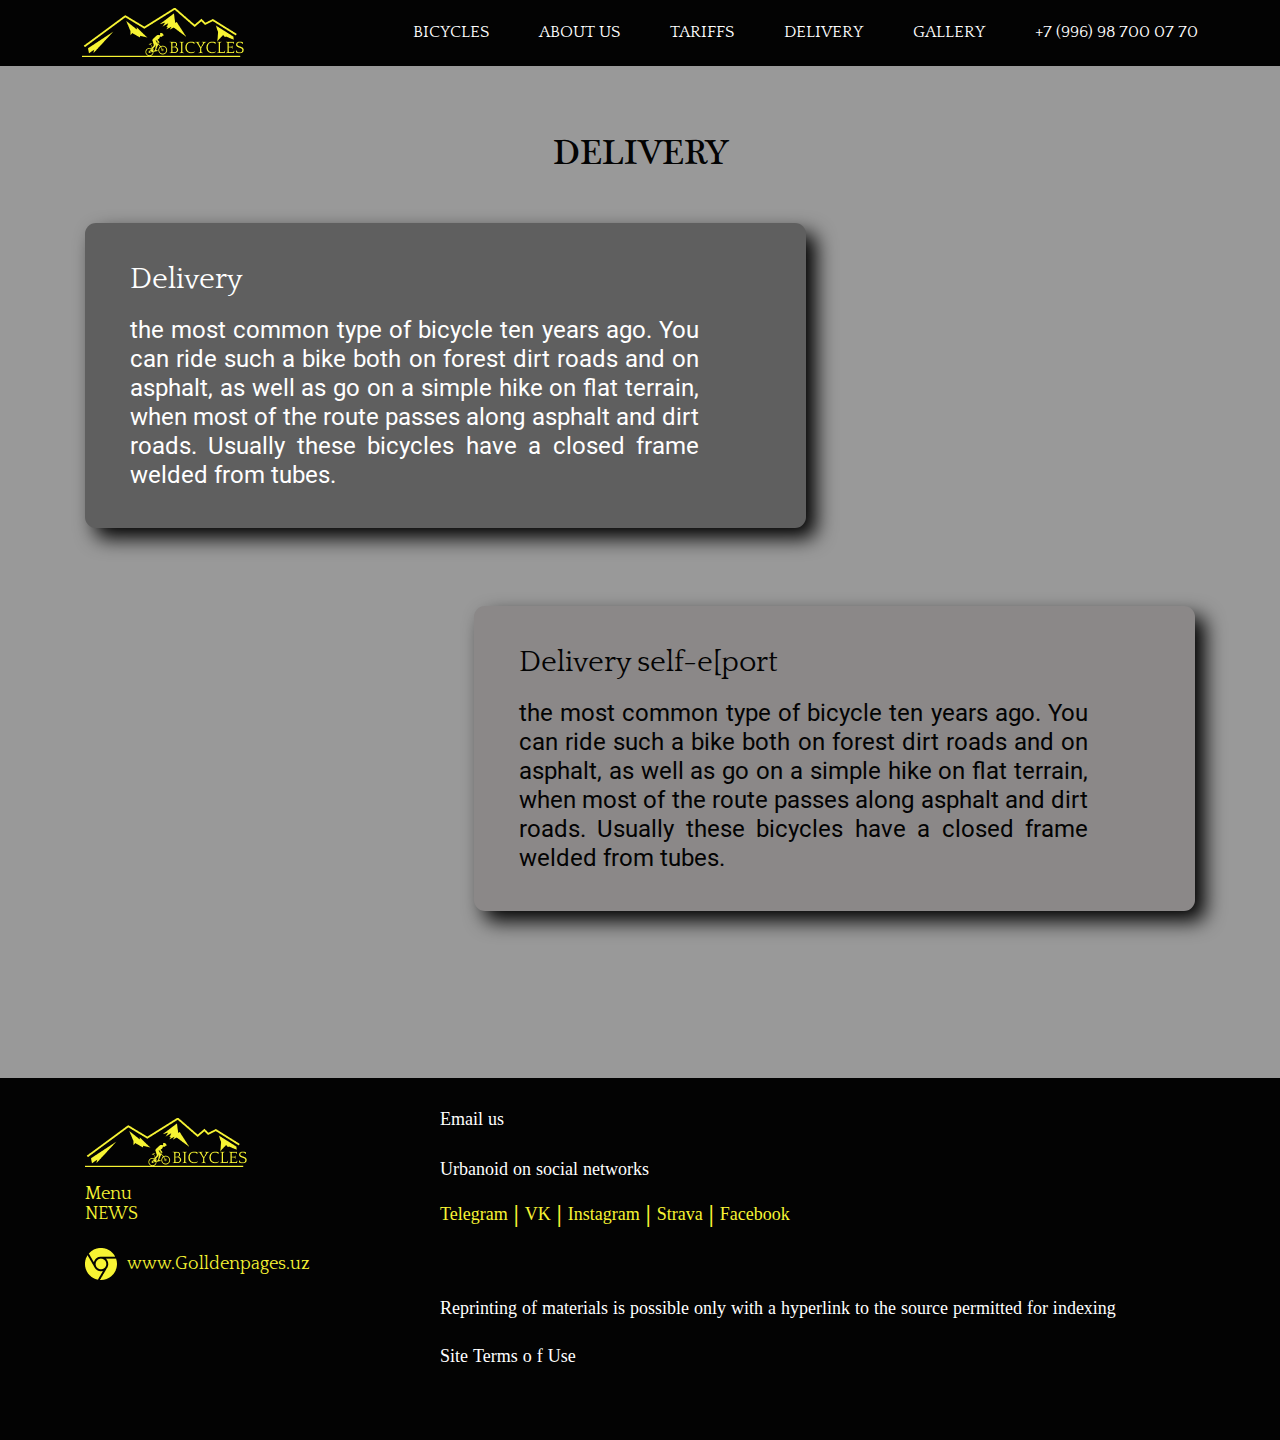
<file: projects/bicycles/desktop5/index.html>
<!DOCTYPE html>
<html lang="en">
<head>
    <meta charset="UTF-8">
    <meta http-equiv="X-UA-Compatible" content="IE=edge">
    <meta name="viewport" content="width=device-width, initial-scale=1.0">
    <link rel="icon" href="../favicon.jpg" type="image/x-icon">
    <title>BICYCLES</title>
    <link rel="stylesheet" href="../style/Animate.css">
    <link rel="stylesheet" href="../style/all.min.css">
    <link rel="stylesheet" href="../style/bootstrap.min.css">
    <link rel="stylesheet" href="../style/style.css">
</head>
<body>
  <header class="header">
    <div class="container">
        <nav class="navbar navbar-expand-xl d-flex justify-content-between align-items-center flex-grow-0">
            <a class="logo" href="../index.html"><img src="../image/logo.png" alt=""></a>
            <button class="navbar-toggler" type="button" data-bs-toggle="collapse"
              data-bs-target="#navbarSupportedContent" aria-controls="navbarSupportedContent" aria-expanded="false"
              aria-label="Toggle navigation">
              <i class="fal fa-bars header_nav-btn"></i>
            </button>
            <div class="collapse navbar-collapse flex-grow-0" id="navbarSupportedContent">
              <ul class="navbar-nav">
                <li>
                  <a class=" nav__link-text" aria-current="page" href="../desktop1/index.html">BICYCLES</a>
                </li>
                <li>
                  <a class="nav__link-text" href="../desktop3/index.html">ABOUT US</a>
                </li>
                <li>
                    <a class=" nav__link-text" href="../desktop4/index.html"> TARIFFS</a>
                  </li>
                  <li>
                    <a class=" nav__link-text" href="../desktop5/index.html"> DELIVERY</a>
                  </li>
                  <li>
                    <a class=" nav__link-text" href="../index.html"> GALLERY</a>
                  </li>
                <li>
                  <a class=" nav__link-text" href="#"> +7 (996) 98 700 07 70</a>
                </li>
              </ul>
            </div>
          </nav>
    </div>
</header>
    <main class="main">
      <h3 class="desktop3__main-title">DELIVERY</h3>
      <div class="main__content-delivery">
        <div class="container">
          <div class="row">
            <div class="col-12 justify-content-center d-flex">
              <div class="main__delivery-item">
                <div class="main__delivery-up">
                  <h2 class="delivery__up-title">Delivery </h2>
                  <p class="delivery__up-text">the most common type of bicycle ten years ago. You can ride such a bike both on forest dirt roads and on asphalt, as well as go on a simple hike on flat terrain, when most of the route passes along asphalt and dirt roads. Usually these bicycles have a closed frame welded from tubes.</p>
                </div>
                <div class="main__delivery-down">
                  <h2 class="delivery__down-title">Delivery self-e[port </h2>
                  <p class="delivery__down-text">the most common type of bicycle ten years ago. You can ride such a bike both on forest dirt roads and on asphalt, as well as go on a simple hike on flat terrain, when most of the route passes along asphalt and dirt roads. Usually these bicycles have a closed frame welded from tubes.</p>
                </div>
              </div>
            </div>
          </div>
        </div>
      </div>
    </main>
    <footer class="footer">
        <div class="container">
            <div class="row">
                <div class="col-12">
                    <div class="footer__content-item d-flex">
                        <div class="footer__item-left">
                            <a href="#" class="logo"><img src="../image/logo.png" alt=""></a>
                            <p class="footer__left-text">Menu NEWS</p>
                            <p><img src="../image/chrome.png" alt=""><a href="#" class="footer__left-link">www.Golldenpages.uz</a> </p>
                        </div>
                        <div class="footer__item-right">
                            <p class="footer__item-text">Email us</p>
                            <p class="footer__item-text">Urbanoid on social networks</p>
                            <p><a href="#" class="footer__item-link">Telegram | VK | Instagram | Strava | Facebook</a></p>
                            <p class="footer__right-text">Reprinting of materials is possible only with a hyperlink to the source permitted for indexing
                            </p>
                            <p class="footer__right-text">Site Terms o f Use</p>
                        </div>
                    </div>
                </div>
            </div>
        </div>
    </footer>
    
    
    
    
    
    
    <script src="../js/jquary.js"></script>
    <script src="../js/popper.js"></script>
    <script src="../js/bootstrap.min.js"></script>
</body>
</html>
</file>
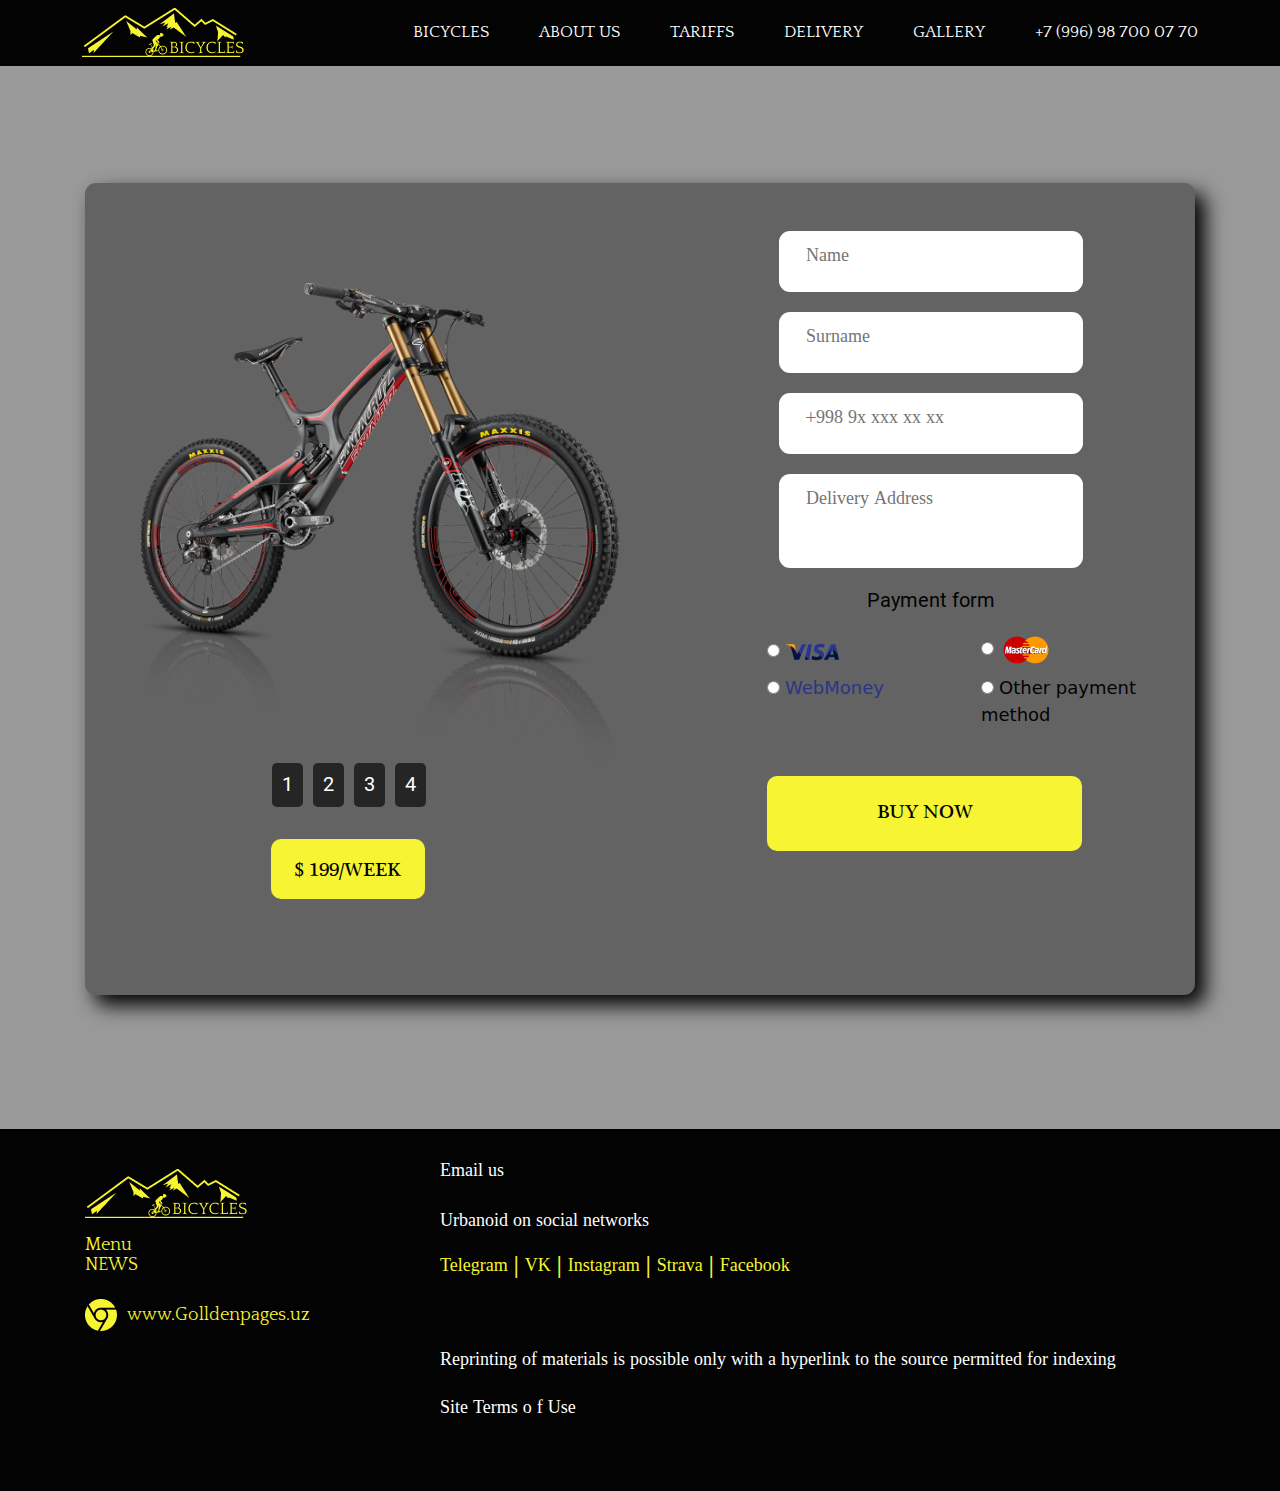
<file: projects/bicycles/desktop6/index.html>
<!DOCTYPE html>
<html lang="en">
<head>
    <meta charset="UTF-8">
    <meta http-equiv="X-UA-Compatible" content="IE=edge">
    <meta name="viewport" content="width=device-width, initial-scale=1.0">
    <link rel="icon" href="../favicon.jpg" type="image/x-icon">
    <title>BICYCLES</title>
    <link rel="stylesheet" href="../style/Animate.css">
    <link rel="stylesheet" href="../style/all.min.css">
    <link rel="stylesheet" href="../style/bootstrap.min.css">
    <link rel="stylesheet" href="../style/style.css">
</head>
<body>
  <header class="header">
    <div class="container">
        <nav class="navbar navbar-expand-xl d-flex justify-content-between align-items-center flex-grow-0">
            <a class="logo" href="../index.html"><img src="../image/logo.png" alt=""></a>
            <button class="navbar-toggler" type="button" data-bs-toggle="collapse"
              data-bs-target="#navbarSupportedContent" aria-controls="navbarSupportedContent" aria-expanded="false"
              aria-label="Toggle navigation">
              <i class="fal fa-bars header_nav-btn"></i>
            </button>
            <div class="collapse navbar-collapse flex-grow-0" id="navbarSupportedContent">
              <ul class="navbar-nav">
                <li>
                  <a class=" nav__link-text" aria-current="page" href="../desktop1/index.html">BICYCLES</a>
                </li>
                <li>
                  <a class="nav__link-text" href="../desktop3/index.html">ABOUT US</a>
                </li>
                <li>
                    <a class=" nav__link-text" href="../desktop4/index.html"> TARIFFS</a>
                  </li>
                  <li>
                    <a class=" nav__link-text" href="../desktop5/index.html"> DELIVERY</a>
                  </li>
                  <li>
                    <a class=" nav__link-text" href="../index.html"> GALLERY</a>
                  </li>
                <li>
                  <a class=" nav__link-text" href="#"> +7 (996) 98 700 07 70</a>
                </li>
              </ul>
            </div>
          </nav>
    </div>
</header>
    <main class="main">
        <div class="container">
            <div class="row">
                <div class="col-12 d-flex justify-content-center">
                    <div class="main__content-desktop6">
                        <div class="main__desktop6-item d-flex justify-content-between">
                            <div class="main__desktop6-left">
                              <div class="tab-content">
                                <div class="tab-pane fade show active" role="tabpanel" id="one">
                                  <div class="container-fluid d-flex align-items-center flex-column">
                                <img src="../image/velik.png" alt="" class="desktop6__left-image">
                                <p class="desktop6__left-btn"><a href="#" class="desktop6__left-price">$ 199/Week</a></p>             
                              </div>
                              </div>
                                <div class="tab-pane fade " role="tabpanel" id="two">
                                  <div class="container-fluid d-flex align-items-center flex-column">
                                <img src="../image/velik.png" alt="" class="desktop6__left-image">
                                <p class="desktop6__left-btn"><a href="#" class="desktop6__left-price">$ 75/Week</a></p>             
                              </div>
                              </div>
                                <div class="tab-pane fade " role="tabpanel" id="three">
                                  <div class="container-fluid d-flex align-items-center flex-column">
                                <img src="../image/velik.png" alt="" class="desktop6__left-image">
                                <p class="desktop6__left-btn"><a href="#" class="desktop6__left-price">$ 889/Week</a></p>             
                              </div>
                              </div>
                                <div class="tab-pane fade " role="tabpanel" id="four">
                                  <div class="container-fluid d-flex align-items-center flex-column">
                                <img src="../image/velik.png" alt="" class="desktop6__left-image">
                               <p class="desktop6__left-btn"><a href="#" class="desktop6__left-price">$ 399/Week</a></p>         
                              </div>
                              </div>
                              
                  <ul class="nav desktop6__content-number d-flex" role="tablist">
                    <li class="desktop6__left-link"><a href="#one" class="desktop6__left-number active" data-bs-toggle="tab">1</a></li>
                    <li class="desktop6__left-link"><a href="#two" class="desktop6__left-number" data-bs-toggle="tab">2</a></li>
                    <li class="desktop6__left-link"><a href="#three" class="desktop6__left-number" data-bs-toggle="tab">3</a></li>
                    <li class="desktop6__left-link"><a href="#four" class="desktop6__left-number" data-bs-toggle="tab">4</a></li>
                  </ul>
                </div>
                            </div>
                            <div class="main__desktop6-right">
                                                <form>
                                                    <fieldset>
                                                      <div class=" d-flex flex-column align-items-center">
                                                <input type="text" placeholder="Name" class="main__Registration" required minlength="4" maxlength="20">
                                                <input type="text" placeholder="Surname" class="main__Registration" required minlength="4" maxlength="20">
                                                <input type="tel" placeholder="+998 9x xxx xx xx" class="main__Registration" required maxlength="30">
                                                <input type="text" placeholder="Delivery Address" class="main__Registration" required maxlength="120">
                                              </div>

                                            <h5 class="desktop6__right-title">Payment form</h5>
                                            <div class="d-flex justify-content-end">
                                              <div class="main__desktop6-money ">
                                                  <p class="money__desktop6-item"><input type="radio" name="name" class="input__style"><img src="../image/visa 1.png" alt=""></p>
                                                  <p class="money__desktop6-item"><input type="radio" name="name" class="input__style"><img src="../image/mastercard_PNG1 1.png" alt=""></p>
                                                  <p class="money__desktop6-item"><input type="radio" name="name" class="input__style">WebMoney</p>
                                                  <p class="money__desktop6-item"><input type="radio" name="name" class="input__style">Other payment method</p>
                                                  <a href="../desktop7/index.html" class="Form_send"> buy now</a>
                                            </div>
                                            </div>
                                          </fieldset>
                                        </form>
                            </div>
                        </div>
                    </div>
                </div>
            </div>
        </div>
    </main>
    <footer class="footer">
        <div class="container">
            <div class="row">
                <div class="col-12">
                    <div class="footer__content-item d-flex">
                        <div class="footer__item-left">
                            <a href="#" class="logo"><img src="../image/logo.png" alt=""></a>
                            <p class="footer__left-text">Menu NEWS</p>
                            <p><img src="../image/chrome.png" alt=""><a href="#" class="footer__left-link">www.Golldenpages.uz</a> </p>
                        </div>
                        <div class="footer__item-right">
                            <p class="footer__item-text">Email us</p>
                            <p class="footer__item-text">Urbanoid on social networks</p>
                            <p><a href="#" class="footer__item-link">Telegram | VK | Instagram | Strava | Facebook</a></p>
                            <p class="footer__right-text">Reprinting of materials is possible only with a hyperlink to the source permitted for indexing
                            </p>
                            <p class="footer__right-text">Site Terms o f Use</p>
                        </div>
                    </div>
                </div>
            </div>
        </div>
    </footer>
    
    
    
    
    
    
    <script src="../js/jquary.js"></script>
    <script src="../js/popper.js"></script>
    <script src="../js/bootstrap.min.js"></script>
</body>
</html>
</file>
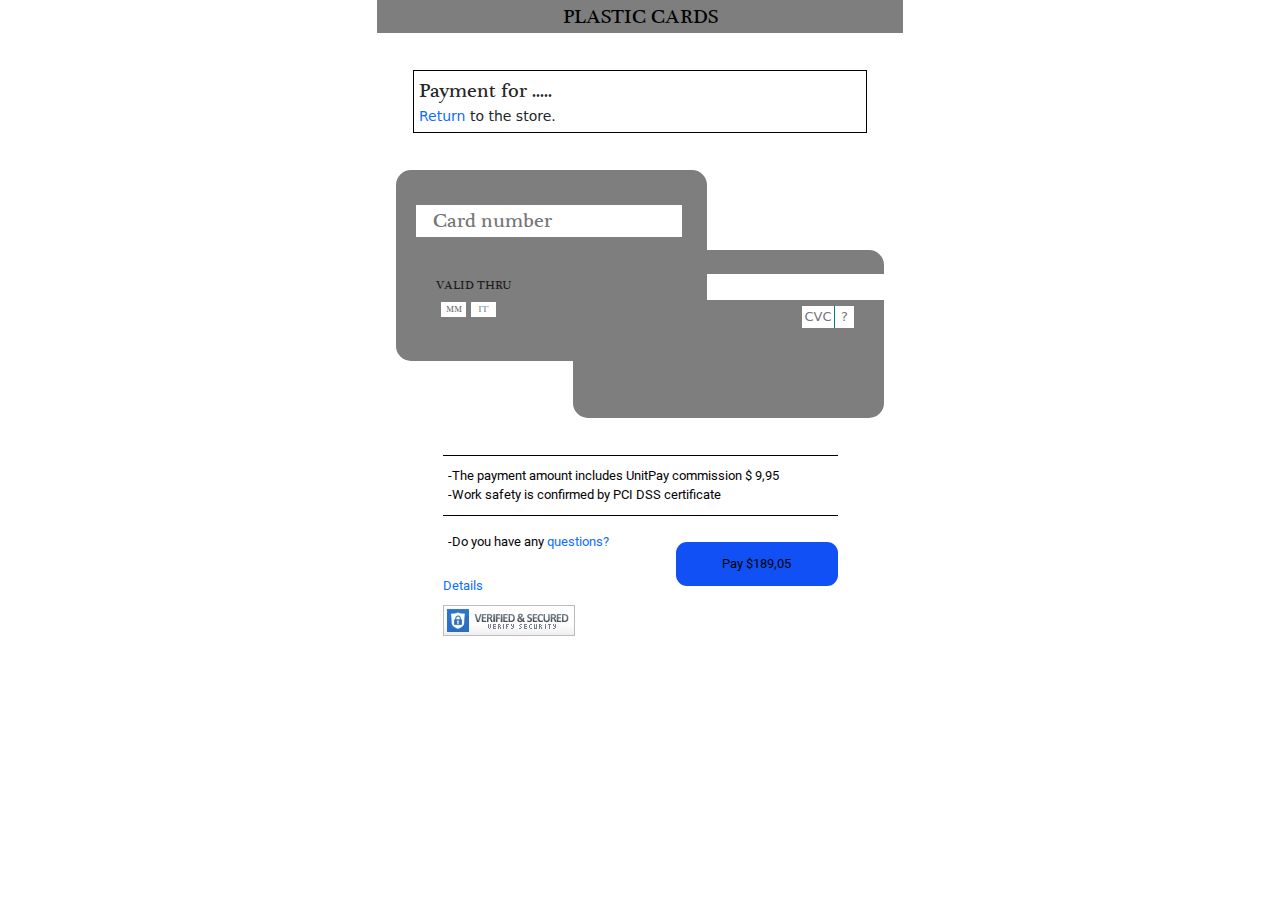
<file: projects/bicycles/desktop7/index.html>
<!DOCTYPE html>
<html lang="en">
<head>
    <meta charset="UTF-8">
    <meta http-equiv="X-UA-Compatible" content="IE=edge">
    <meta name="viewport" content="width=device-width, initial-scale=1.0">
    <link rel="icon" href="../favicon.jpg" type="image/x-icon">
    <title>BICYCLES</title>
    <link rel="stylesheet" href="../style/Animate.css">
    <link rel="stylesheet" href="../style/all.min.css">
    <link rel="stylesheet" href="../style/bootstrap.min.css">
    <link rel="stylesheet" href="../style/style.css">
</head>
<body>
    
    <header class="d-flex justify-content-center">
        <div class="row Plastik__head">
            <div class="col-12">
                <div class="container d-flex align-items-center justify-content-center">
                <h4 class="head__plastic-title">PLASTIC CARDS</h4>
            </div>
            </div>
        </div>
    </header>
    <main class="main__plastic">
        <div class="container">
            <div class="row">
                <div class="col-12 d-flex justify-content-center">
                    <div class="main__plastic-item">
                        <p class="main__plastic-text">Payment for .....
                        </p>
                        <p class="main__plastic-return"><a href="../desktop4/index.html"> Return</a> to the store.</p>
                    </div>
                </div>
            </div>
        </div>
        <div class="container d-flex justify-content-center">
            <div class="main__plastic-card">
                <div class="plastic__left-item">
                    <input type="text" placeholder="Card number" class="input__card-form" maxlength="16">
                    <p class="plastic__left-text">VALID THRU</p>
                    <div class="plastic__left-data">
                        <input type="text" class="plastic__input-data" placeholder="MM" maxlength="2">
                        <input type="text" class="plastic__input-data" placeholder="ГГ" maxlength="2">
                    </div>
                </div>
                <div class="plastic__right-item">
                    <input type="text"  class="input__right-form ">
                    <div class="d-flex">
                    <input type="text" class="plastic__right-data" placeholder="CVC" maxlength="3">
                    <input type="text" class="plastic__right-question" placeholder="?" maxlength="0">
                </div>
                </div>
            </div>
        </div>
        <div class="container d-flex justify-content-center">
            <div class="main__plastic-info">
                <div class="plastic__info-item">
                    <p class="plastic__info-text">-The payment amount includes UnitPay commission $ 9,95</p>
                    <p class="plastic__info-text">-Work safety is confirmed by PCI DSS certificate</p>
                </div>
            </div>
        </div>
        <div class="container d-flex justify-content-center ">
            <div class="main__plastic-footer d-flex justify-content-between">
                <div class="footer__plastic-right">
                <p class="plastic__info-text">-Do you have any <a href="https://t.me/T_Fr_Developer">questions?</a></p>
                <p class="plastic__info-link"><a href="" class="">Details</a></p>
                <img src="../image/verified.png" alt="">
            </div>
            <div class="footer__plastic-left">
                <p class="footer__plastic-btn d-flex align-items-center justify-content-center"><a href="" class="footer__plastic-text"> Pay $189,05</a></p>       
            </div>
            </div>
        </div>
    </main>


    
    
    
    
    
    <script src="../js/jquary.js"></script>
    <script src="../js/popper.js"></script>
    <script src="../js/bootstrap.min.js"></script>
</body>
</html>
</file>
<file: style/style.css>
@import "fonts.css";
 /* root start */

 :root {
     --mr400: "Montserrat Regular";
     --mr700: "Montserrat Bold";
     --pr400: "ProductSans";
     --yellow: #ffcb02;
     --white: #ffffff;
     --yellowdark: #d3a90b;
     --grey: #282929;
     --dark: #1f2020;
     --linear: linear-gradient(133deg, var(--white), var(--yellow));
 }
 .dropdown-menu{
     background: var(--grey);
 }
 .dropdown-item{
     font-size: 18px;
     color: var(--yellowdark);
 }
.main__link-Design{
    font-size: 20px;
    color: var(--yellowdark);
    display: flex;
    display: block;
    text-decoration: none;
}
.main__link-Design:hover{
    color: var(--yellow);
    transition: 300ms;
}
.title_heading{
    font-size: 28px;
    font-family: var(--pr400);
    color: var(--yellowdark);
    text-transform: uppercase;
    margin: 60px 0 30px 0;
}
.title_heading::before,
.title_heading::after{
    content: "";
    display: block;
    width: 52px;
    height: 2px;
    background: var(--white);
    margin: 0 0 8px auto;
}
.title_heading::after{
    margin: 8px 0 0 0;
}
.title_text{
    font-size: 18px;
    font-family: var(--pr400);
    color: var(--white);
    text-align: justify;
    line-height: 24px;
    margin-bottom: 57px;
}

 /* root end */
body{
    font-family: var(--mr400);
    background: var(--grey);
    background-attachment: fixed;
}
.logo{
    text-decoration: none;
    border: 1px solid transparent;
    border-image: 1 var(--linear);
    font-size: 26px;
    font-family: var(--pr400);
    color: var(--white);
    line-height: 20px;
    padding: 6px 18px;
}
.logo-span{
    color: var(--yellow);
}

h1,
h2,
h3,
ul,
p{
    margin: 0;
}
/* header start */
.header_nav{
    background: var(--dark);
    padding: 26px 0;
    position: fixed;
    width: 100%;
    top: 0;
    left: 0;
    z-index: 1000;
}
.logo:hover{
    color: var(--white);
}
.header_nav-link{
    color: var(--white);
    font-size: 20px;
    font-family: var(--pr400);
    text-decoration: none;
    margin-left: 55px;
    text-transform: uppercase;
    transition: color 500ms;
}
.header_nav-link:hover{
    color: var(--yellow);
}
.header_nav-btn{
    color: var(--white);
    font-size: 34px;
}
.navbar-toggler:focus {
    color: var(--yellowdark);
}
.header_content{
    background: url(../image/bg-header.jpg) no-repeat center /cover;
    
    background-attachment: fixed;
    padding: 20px 0;
}
.header_content-title{
    color: var(--white);
    font-size: 60px;
    font-family: var(--pr400);
    text-transform: uppercase;
    line-height: 50px;
    margin-bottom: 50px;
}
.header_content-text{
    color: var(--white);
    font-family: var(--pr400);
    font-size: 22px;
    line-height: 27px;
    text-align: justify;
}

/* header end */
/* main start */
.main_slider{
    background: var(--dark);
    padding: 15px 0;
}
.main_slider-img{
    display: block;
    object-fit: cover;
    border-radius: 6px;
}
.main_slider-title{
    font-family: var(--mr700);
    font-size: 24px;
    line-height: 19px;
    color: var(--white);
    text-transform: uppercase;
    margin-bottom: 20px;
}
.main_slider-title span{
    color: var(--yellowdark);
}
.main_slider-text{
    font-size: 18px;
    color: var(--white);
    text-align: justify;
    line-height: 24px;
}
.main_slider-info{
    margin-left: 10px;
    max-width: 700px;
    padding: 15px;
    background: var(--grey);
    border-radius: 6px;
}
.main_slider-btn{
    font-size: 40px;
    color: var(--white);
}
.main_slider-btn::before{  
    color: var(--yellowdark);
}
.main_slider-btn::after{  
    color: var(--grey);
}
.col-1{
    padding: 20px;
    text-decoration: none;
}
.main_slider-btn:last-of-type{
    margin-left: auto;
}
.main_slider-btn:first-of-type{
    margin-right: auto;
}
.nav{
    max-width: 500px;
}
.main__tabs-link{
    text-transform: uppercase;
    color: var(--dark);
    background: var(--white);
    padding: 13px 29px;
    border-radius: 19px;
    display: inline-block;
    text-decoration: none;
    font-size: 16px;
    line-height: 12px;
    margin-bottom: 20px;
    transition: background 300ms, color 300ms;
}
.main__tabs-link.active{
    background: var(--dark);
    color: var(--white);
}
.main__tabs-link:not(.active):hover{
    background: var(--yellowdark);
    color: var(--white);
}
.main__tabs-img{
    border-radius: 5px;
    display: block;
    object-fit: cover;
    height: 430px;
    
    
}
.main__tabs-title{
    color: var(--yellowdark);
    font-size: 24px;
    font-family: var(--pr400);
    line-height: 18px;
    margin-bottom: 15px
}
.main__tabs-text{
    color: var(--white);
    line-height: 24px;
    text-align: justify;
}
.main__tabs-btn{
    max-width: 170px;
    width: 100%;
    background: var(--yellowdark);
    color: var(--white);
    text-decoration: none;
    display: flex;
    justify-content: center;
    font-family: var(--mr700);
    line-height: 15px;
    border-radius: 22px;
    padding: 14px 0;
    text-transform: uppercase;
    transition: background 300ms, color 300ms;
}
.main__tabs-btn:hover{
    background: var(--white);
    color: var(--dark);
}
.main__tabs-info{
    background: var(--dark);
    border-radius: 5px;
    min-height: 100%;
    padding: 20px 15px;
}
.tab-content{
    margin-top: 30px;
}
.main_accordion-btn{
    width: 100%;
    display: flex;
    align-items: center;
    background: var(--dark);
    color: var(--white);
    font-family: var(--mr700);
    font-size: 20px;
    text-transform: uppercase;
    line-height: 16px;
    padding: 17px 0 17px 15px;
    border: none;
}
.main_accordion-btn:focus{
    outline: none;
}
.main_accordion-icon{
    font-size: 28px;
    margin-right: 10px;
}
.main_accordion-text {
    color: var(--white);
    font-size: 18px;
    text-align: justify;
    padding: 15px;
    background: var(--dark);
    border: 1px solid var(--yellowdark);
    border-top: none;
    overflow: auto;
}
.main_accordion-btn:not(.collapsed) {
    background: var(--yellowdark);
    color: var(--dark);
}
.main_accordion-item:nth-last-of-type(2){
    margin: 10px 0;
}
.main_accordion-item:last-of-type{
    margin-bottom: 30px;
}
.main__nav-link{
    color: var(--white);
    font-size: 20px;
    font-family: var(--pr400);
    text-decoration: none;
    text-transform: uppercase;
    transition: color 500ms;
}
.main__nav-link:hover{
    color: var(--yellow);
}
.main__link{
    margin-right: 10px;
}

/* main end */
/* footer start */
.footer{
    background: var(--dark);
}
.footer_content-logo{
    padding-top: 40px;
}
.footer__link_btn{
    font-size: 35px;
    color: var(--yellowdark);
    padding-top: 35px;
    transition: color 300ms;
}
.footer__link_btn:last-of-type{
    margin-left: 20px;
}
.footer__link_btn:first-of-type{
    margin-right: 20px;
}
.footer__link_btn:hover{
    color: var(--yellow);
}
.footer__link-text{
    font-size: 20px;
    padding-top: 40px;
    list-style: none;
    padding-bottom: 10px;
}
.footer__content-text{
    text-decoration: none;
    margin-left: 15px;
    color: var(--yellow);
    transition: color 300ms;
}
.link-text:hover{
    color: var(--yellowdark);
}

/* footer end */






/* media start */
@media (max-width:1399px) {
    .main_slider-title{
        margin-top: 10px;
        line-height: 40px;
    }
    .main_slider-info{
        width: 100%;
    }
    .main_slider-image{
        width: 60%;
        display: flex;
    justify-content: center;    }
}
@media (max-width:993px) {
    .main_slider-info{
        margin-top: 30px;
    }
    .navbarDropdown{
        display: none;
    }
}
@media (max-width:991px) {
    .asd{
        margin-bottom: 30px;
    }
    .main__tabs-btn{
        margin-top: 20px;
    }
    .main__tabs-info{
        margin-top: -40px;
    }
    .header_content-text{
        display: none;
    }
    .header_content-title{
        display: flex;
        justify-content: center;
    }
}

@media (max-width:767px) {
    .header_content{
        background: none;
        background: url(../image/bg-adaptation.jpg) no-repeat center /cover;
        background-attachment: fixed;
    }
    .header_nav-link{
        margin-left: 0;
        margin-top: 10px;
        display: block;
    }
    .header_content{
        font-size: 40px;
        line-height: 40px;
        text-align: center;
    }
}
@media (max-width:512px) {
    .main_slider-image{
        width: 90%;
    }
    .footer__link-text{
        justify-content: center;
        align-items: center;
        display: flex;
        flex-direction: column;
        text-align: center;
        padding: 0;
        padding-top: 15px;
    }
    .footer__content-text{
        margin: 0;
    }
    .header_content-title{
        font-size: 40px;
    }
    .main_slider-title{
        font-size: 16px;
    }
    .main__link-Design{
        font-size: 18px;
    }
}
/* media end */
</file>
<file: projects/bicycles/style/style.css>
@import "fonts.css";
/* root start */

:root{
    --rr400: "Roboto";
    --ak400: "AksaraBaliGalang";
    --pc400: "Plantaganet-cherokke";
    --qu400: "Quattrocento";
    --rb400: "RobotoSlab";
    --white: #ffffff;
    --dark: #030303;
    --yellow: #F7F433;
    --grey: #636363;
    --DarkShadow: rgba(0, 0, 0, 0.400);
    --greylight: #8C5555;
    --orange: #B5AD00;
    --dark-light: #252525;
    --red: #EB423F;
}
ul,
a,
h3,
h2,
h1,
p{
    margin: 0;
    padding: 0;
    list-style: none;
    text-decoration: none;
}
.col-12{
    padding: 0 15px;
}
.col-3{
    padding: 0 15px;
}
.hover-a{
    color: black;
}
.hover-a:hover{
    color: black;
}
/* root end */

/* header start */
.header{
    background: var(--dark);
}
.nav__link-text {
    font-size: 17px;
    font-family: var(--qu400);
    margin-left: 50px;
    color: var(--white);
    transition: color 300ms;
}
.nav__link-text:hover{
    color: var(--yellow);
}
.header__content{
    background: url(../image/велик.jpg) no-repeat center /cover;
    background-attachment: fixed;
}
.header_nav-btn{
    font-size: 36px;
    color: var(--white);
}
.header_nav-link{
    color: var(--white);
    font-size: 20px;
    font-family: var(--pc400);
    text-decoration: none;
    margin-left: 55px;
    text-transform: uppercase;
}
.header__content-item{
    max-width: 360px;
    width: 100%;
    background: var(--DarkShadow);
    padding: 10px;
    border-radius: 5px;
    box-shadow: 0 0 20px 0px black;
    cursor: pointer black;
}
.header__content-title{
    font-size: 36px;
    line-height: 47px;
    font-family: var(--pc400);
    color: var(--white);
}
.header__content-text{
    font-size: 22px;
    font-family: var(--pc400);
    color: var(--white);
    line-height: 25px;
    padding-top: 11px;
    margin-bottom: 30px;
}
.link__content-btn{
    max-width: 315px;
    width: 100%;
    font-size: 20px;
    color: var(--dark);
    background: var(--yellow);
    line-height: 22px;
    text-transform: uppercase;
    border-radius: 10px;
    text-align: center;
    font-family: var(--pc400);
    cursor: pointer ;
    padding: 31px 0 25px 0;
    height: 75px;
    transition: border 300ms;
}
.link__content-btn:hover{
    border-bottom: 3px solid #B5AD00;
    border-left: 7px solid #B5AD00;
    border-radius: 10px;
    
}
/* header end */
/* main start desktop1*/
.main{
    background: rgba(0, 0, 0, 0.400);
}
.main__info-item{
    padding-top: 68px;
}
.main__info-right{
    margin-top: 9px;
    margin-left: 60px;
    max-width: 510px;
    width: 100%;
}
.main__info-image{
    box-shadow: -10px 10px 20px 0px black;
}
.main__info-title{
    font-size: 36px;
    font-family: var(--pc400);
    color: var(--white);
    margin-bottom: 20px;
}
.main__info-text{
    font-size: 36px;
    font-family: var(--pc400);
    color: var(--white);
    line-height: 47px;
    padding-bottom: 50px;
}
.main__title:first-of-type{
    padding: 100px 0 80px 0;
}
.main__title:nth-of-type(2){
    padding: 80px 0 54px 0;
}
.main__title:last-of-type{
    padding: 86px 0 40px 0;
}
.main__title{
    font-size: 36px;
    color: var(--white);
    text-align: center;
    line-height: 25px;
}
.main__product{
    background: rgba(0, 0, 0, 0.400);
    max-width: 314px;
    width: 100%;
    margin-bottom: 80px;
    padding: 59px 0px 14px 0px;
    box-shadow: 0 0px 20px 2px black;
}
.main__product-bgImage,
.main__product-bgImage2,
.main__product-bgImage3{
  padding-top: 197px;
  max-width: 320px;
  width: 100%;
}
.main__product-bgImage{
    background:url(../image/tovar.png) no-repeat;
}
.main__product-bgImage2{
    background:url(../image/tovar2.png) no-repeat;
}
.main__product-bgImage3{
    background:url(../image/tovar3.png) no-repeat;
}
.main__product:nth-of-type(2){
    margin: 0 28px 80px;
}
.main__preview-price{
    color: var(--yellow);
    font-size: 24px;
    
    transition: opacity 500ms;
    font-family: var(--pc400);
    transition: color 500ms;
    padding: 0 0 0 200px;
}
.main__preview-price:hover{
    color: var(--white); 
}
.main__product-title{
    padding: 27px 0px 0 24px;
    font-size: 24px;
    color: var(--white);
    font-family: var(--pc400);
}
.main__product-text{
    padding: 0px 0px 5px 24px;
    font-size: 22px;
    color: var(--white);
    font-family: var(--pc400);
}
.main__content-item{
    background: var(--yellow);
    border-radius: 11px;
    max-width: 314px;
    width: 100%;
    box-shadow: -5px -5px 13px 1px black;
    height: 204px;
    
}
.main__content-title{
    padding-top: 30px;
    text-align: center;
    font-size: 24px;
    font-family: var(--pc400);
    color: var(--dark);
    
}
.main__content-text{
    line-height: 26px;
    font-size: 18px;
    font-family: var(--pc400);
    color: var(--dark);
    padding-bottom: 51px;
}
.main__content-item:nth-of-type(2) {
    margin: 0 30px;
}
.main__content-gallery{
    width: 100%;
}
.image__gallery{
    width: 25%;
}
.main__content-forms{
    background: url(../image/details\ bg.png) no-repeat center /cover;
    background-attachment: fixed;
    padding-bottom: 158px;
}
.main__forms-btn{
    padding-top: 58px;
}
.main__forms-RegistrationForm{
    padding-top: 80px;
}
.main__Registration{
    max-width: 304px;
    width: 100%;
    padding: 17px 0;
    font-size: 18px;
    font-family: var(--ak400);
    padding-left: 27px;
    border-radius: 11px;
    border: none;
}
.main__Registration:nth-of-type(2){
    margin: 20px 0;
}
.main__Registration:nth-of-type(4){
    margin: 20px 0 0 0;
    padding-bottom: 50px;
}
.Form__text{
    font-size: 20px;
    color: var(--dark);
    background: var(--yellow);
    line-height: 22px;
    text-transform: uppercase;
    font-family: var(--pc400);
    cursor: pointer ;
    border: none;
}
.Form_send{
    margin-top: 48px;
    max-width: 315px;
    width: 100%;
    font-size: 20px;
    color: var(--dark);
    background: var(--yellow);
    line-height: 22px;
    text-transform: uppercase;
    border-radius: 10px;
    text-align: center;
    font-family: var(--pc400);
    cursor: pointer ;
    padding: 25px 0 25px 0;
    height: 75px;
    border: none;
}
.Form_send:hover{
    border-bottom: 3px solid #B5AD00;
    border-left: 7px solid #B5AD00;
    border-radius: 10px;
    transition: 300ms;
}
/* main end desktop1*/
/* footer start */
.footer{
    background: var(--dark);
}
.footer__content-item{
    padding-top: 40px;
}
.footer__left-text{
    width: 60px;
    line-height: 20px;
    font-size: 18px;
    font-family: var(--qu400);
    color: var(--yellow);
    padding-top: 16px;
    padding-bottom: 24px;
}
.footer__item-icon{
    font-size: 30px;
    color: var(--yellow);
    padding-top: 23px;
}
.footer__left-link{
    font-size: 18px;
    font-family: var(--qu400);
    color: var(--yellow);
    margin-left: 10px;
}
.footer__left-link:hover{
    color: var(--yellow);
}
.footer__item-right{
    margin-left: 130px;
}
.footer__item-text{
    line-height: 15px;
    font-size: 18px;
    font-family: var(--ak400);
    color: var(--white);
}
.footer__item-text:nth-of-type(2){
    padding-top: 35px;
    padding-bottom: 20px;
}


.footer__item-link{
    font-size: 18px;
    line-height: 15px;
    font-family: var(--ak400);
    color: var(--yellow);
}
.footer__item-link:hover{
    color: yellow;
}
.footer__right-text{
    font-size: 18px;
    color: var(--white);
    font-family: var(--ak400);
    line-height: 16px;
    padding-top: 78px;
}

.footer__right-text:last-of-type{
    padding-bottom: 70px;
    padding-top: 32px;
}
/* footer end */

/* main desktop1 start */
.desktop1__nav-link{
    max-width: 230px;
    width: 100%;
    margin: 0 20px;
}
.desktop1__main-tabs{
    width: 100%;
    text-align: center;
    color: var(--white);
    font-size: 24px;
    line-height: 17px;
    font-family: var(--pc400);
    background: var(--dark-light);
    border-radius: 11px;
    padding: 22px 0;
    display: inline-block;
    transition: color 400ms, background 400ms;
}
.desktop1__main-tabs.active{
    color: var(--dark);
    background: var(--yellow);
}
.desktop1__main-tabs:not(.active):hover{
    color: var(--dark);
    background: var(--yellow);
}
.desktop1__product-show{
    padding-top: 60px;
}
.desktop1__product-show:last-of-type{
    padding-bottom: 50px;
}
.desktop1__bicycles-product{
    padding-top: 30px;
}
.tab__content-text{
    font-size: 24px;
    font-family: var(--pc400);
    color: var(--dark);
    cursor: pointer;
    margin-left: 3px;
    padding: 70px 0 30px 0;
}
.tab__content-text:hover{
    color: var(--yellow);
    transition: 500ms;
}
/* main desktop1 end */
/* main desktop2 start */
.desktop2__content-main{
    max-width: 1110px;
    width: 100%;
    background: var(--grey);
    border-radius: 11px;
    box-shadow: 10px 10px 15px 0 black;
}
.desktop2__content-information{
    padding-top: 140px;
    padding-bottom: 122px;
}
.desktop2__content-title{
    font-size: 36px;
    line-height: 26px;
    font-family: var(--pc400);
    text-align: right;
    color: var(--orange);
    padding: 40px 10px 0 0;
}
.desktop2__content-item{
    padding-top: 34px;
}
.desktop2__content-right{
    max-width: 538px;
    width: 100%;
}
.desktop2__info-text{
    font-size: 24px;
    font-family: var(--pc400);
    line-height: 32px;
    color: var(--dark);
    text-align: justify;
}
.desktop2__info-text:last-of-type{
    padding-top: 40px;
}
.desktop2__content-btn{
    padding-top: 20px;
    padding-bottom: 62px;
}
.desktop2__btn{
    margin: 0 95px;
}
.desktop2__arrows-btn{
    font-size: 18px;
    color: black;
}
.desktop2__content-slider{
    padding-bottom: 180px;
}
/* main desktop2 end */
/* main desktop3 start */
.desktop3__main-title{
    font-size: 36px;
    font-family: var(--pc400);
    line-height: 27px;
    text-align: center;
    padding: 74px 0 56px 0;
    color: var(--dark);
    text-transform: uppercase;
    
}
.desktop3__content-item{
    max-width: 1110px;
    width: 100%;
    background: var(--grey);
    border-radius: 11px;
    padding: 33px;
    box-shadow: 10px 10px 15px 0 black;
}
.desktop3__content-left{
    position: relative;
    width: 100%;
    max-width: 653px;
}
.desktop3__left-image{
    height: 100%;
    width: 100%;
    border-radius: 11px;
}
.desktop3__left-text{
    position: absolute;
    top: 0;
    right: 0;
    font-family: var(--pc400);
    font-size: 24px;
    color: var(--dark);
    margin-top: 5px;
    margin-right: 50px;
}
.desktop3__content-right{
    max-width: 375px;
    width: 100%;
}

.desktop3__right-text{
    font-size: 28px;
    font-family: var(--pc400);
    line-height: 36px;
    color: var(--white);
    padding: 14px 0 0 32px;
}
.desktop3__content-information{
    padding-bottom: 100px;
}

.main__content-history{
    max-width: 1110px;
    width: 100%;
    background: var(--grey);
    padding: 17px 27px 70px;
    border-radius: 11px;
}
.history__content-text{
    margin-top: 30px;
    font-size: 20px;
    line-height: 27px;
    font-family: var(--pc400);
}
.desktop3__content-history{
    padding-bottom: 175px;
}
/* main desktop3 end */
/* main desktop4 start */
.main__content-tarrifs{
    background: var(--grey);
    border-radius: 11px;
    padding: 10px;
    max-width: 1110px;
    width: 100%;
    box-shadow: 10px 10px 20px 0 black;
    margin-bottom: 55px;
}
.tarrifs__image{
    border-radius: 11px;
}
.main__tarrifs-right{
    margin-left: 30px;
}
.main__tarrifs-title{
    font-size: 30px;
    font-family: var(--pc400);
    color: var(--white);
    line-height: 26px;
    margin-top: 56px;
    margin-bottom: 20px;
}
.main__tarrifs-text{
    font-size: 21px;
    font-family: var(--pc400);
    color: var(--white);
    line-height: 39px;
}
.main__tarrifs-link{
    margin-top: 44px;
    max-width: 350px;
    width: 100%;
}
.tarrifs__content-price{
    font-size: 24px;
    color: var(--white);
    font-family: var(--rb400);
    line-height: 27px; 
    margin-top: 25px;
}
.tarrifs__content-btn{
    margin-top: 19px;
    background: var(--yellow);
    line-height: 22px;
    text-transform: uppercase;
    border-radius: 10px;
    text-align: center;
    cursor: pointer ;
    padding: 16px 0;
    max-width: 160px;
    width: 100%;
}
.tarrifs__content-link{
    font-size: 18px;
    color: var(--dark);
    font-family: var(--pc400);
}
.tarrifs__content-link:hover{
    border-bottom: 1px solid black;
    color: var(--dark);
}
.tarrifs__content-discount{
    margin-left: 50px;
}
.tarrifs__discount-text{
    background: var(--white);
    color: var(--red);
    border: 3px solid var(--red);
    width: 66px;
    text-align: center;
    border-left: 3px dotted var(--white);
    font-size: 20px;
    font-family: var(--rb400);
    font-weight: 700;
}
/* main desktop4 end */
/* main desktop5 start */
.main__delivery-item{
    max-width: 1110px;
    width: 100%;
    padding-bottom: 167px;
}
.main__delivery-up{
    background: #5F5F5F;
    max-width: 721px;
    width: 100%;
    padding: 41px 107px 38px 45px;
    border-radius: 11px;
    box-shadow: 10px 10px 20px 0 black;
}
.delivery__up-title{
    font-size: 30px;
    font-family: var(--qu400);
    color: var(--white);
    line-height: 32px;
}
.delivery__up-text{
    color: var(--white);
    font-size: 24px;
    font-family: var(--rr400);
    line-height: 29px;
    text-align: justify;
    margin-top: 20px;
}
.main__delivery-down{
    background: #8B8888;
    max-width: 721px;
    width: 100%;
    padding: 41px 107px 38px 45px;
    border-radius: 11px;
    margin-left: auto;
    margin-top: 78px;
    box-shadow: 10px 10px 20px 0 black;
}
.delivery__down-title{
    font-size: 30px;
    font-family: var(--qu400);
    color: var(--dark);
    line-height: 32px;
}
.delivery__down-text{
    color: var(--dark);
    font-size: 24px;
    font-family: var(--rr400);
    line-height: 29px;
    text-align: justify;
    margin-top: 20px;
}

/* main desktop5 end */
/* main desktop6 start */
.main__content-desktop6{
    max-width: 1110px;
    width: 100%;
    padding-top: 117px;
    padding-bottom: 134px;
    
}
.main__desktop6-item{
    background: var(--grey);
    border-radius: 11px;
    box-shadow: 10px 10px 20px 0 black;
}
.main__desktop6-left{
    position: relative;
    margin: 0px 0px 0px 32px;
    max-width: 528px;
    width: 100%;
    padding-top: 100px;
}
.desktop6__left-image{
    width: 100%;
}
.desktop6__left-btn{
    position: absolute;
    bottom: 0;
    left: 0;
    margin-bottom: 96px;
    margin-left: 154px;
    background: var(--yellow);
    line-height: 22px;
    text-transform: uppercase;
    border-radius: 10px;
    text-align: center;
    cursor: pointer ;
    padding: 20px 0 17px;
    max-width: 154px;
    width: 100%;
}
.desktop6__left-btn:hover{
    border-bottom: 3px solid #B5AD00;
    border-left: 7px solid #B5AD00;
    border-radius: 10px;
    transition: 300ms;
}
.desktop6__left-price{
    font-size: 20px;
    font-family: var(--pc400);
    color: var(--dark);
}
.desktop6__left-price:hover{
    color: var(--dark);
}
.desktop6__content-number{
    margin-left: 145px;
}
.desktop6__left-link{
    background: var(--dark-light);
    line-height: 22px;
    text-align: center;
    border-radius: 5px;
    cursor: pointer ;
    padding: 10px 10px;
    margin-left: 10px;
}
.desktop6__left-link:hover{
    background: var(--orange);
    transition: 400ms;
}
.desktop6__left-number{
    font-size: 20px;
    font-family: var(--rr400);
    color: var(--white);
}
.desktop6__left-number:hover{
    color: var(--dark-light);
}
.main__desktop6-right{
    max-width: 528px;
    width: 100%;
    padding-top: 48px;
    padding-bottom: 144px;
}
.desktop6__right-title{
    text-align: center;
    font-size: 20px;
    font-family: var(--rr400);
    color: var(--dark);
    padding: 20px 0 10px;
}
.main__desktop6-money{
    display: flex;
    max-width: 428px;
    width: 100%;
    flex-wrap: wrap;
    
}
.form__text,
.Form_send:hover{
    color: #000;
}
.money__desktop6-item{
    width: 100%;
    max-width: 214px;
    font-size: 18px;
}
.money__desktop6-item:last-of-type{
    color: var(--dark);
}
.money__desktop6-item:nth-of-type(3){
    color: #293688;
}
.input__style{
   margin-right: 5px;
}
/* main desktop6 end */
/* desktop7 Plastic Card start */
.Plastik__head{
    background: #7E7E7E;
    max-width: 526px;
    width: 100%;
}
.head__plastic-title{
    font-size: 20px;
    color: var(--dark);
    font-family: var(--pc400);
    line-height: 15px;
    padding-top: 10px;
}
.main__plastic-item{
    margin-top: 37px;
    max-width: 454px;
    width: 100%;
    border: 1px solid black;
    padding: 5px;
}
.main__plastic-text{
    font-size: 20px;
    font-family: var(--pc400);
    color: #252525;
}
.main__plastic-return{
    font-size: 14px;
}
.main__plastic-card{
    max-width: 488px;
    width: 100%;
    padding-top: 37px;
}
.plastic__left-item{
    max-width: 311px;
    width: 100%;
    background: #7E7E7E;
    border-radius: 15px;
    
}
.input__card-form{
    margin: 35px 0px 40px 20px;
    max-width: 266px;
    width: 100%;
    border: none;
    font-size: 20px;
    padding-left: 17px;
    font-family: var(--pc400);
}
.plastic__left-text{
    font-size: 12px;
    font-family: var(--pc400);
    color: #1E1E1E;
    margin-left: 40px;
}
.plastic__input-data{
    font-size: 9px;
    width: 25px;
    height: 15px;
    border: none;
    font-family: var(--pc400);
    color: #262626;
    text-align: center;
    margin-bottom: 44px;
}
.input__card-form,
.plastic__input-data:hover{
    outline: var(--white);
}
.plastic__input-data:first-of-type{
    margin-left: 45px;
}
.plastic__right-item{
    max-width: 311px;
    width: 100%;
    background: #7E7E7E;
    border-radius: 15px;
    margin-left: auto;
    padding-bottom: 90px;
    margin-top: -111px;
}
.input__right-form{
    margin-top: 24px;
    max-width: 177px;
    margin-left: 134px;
    width: 100%;
    border: none;
    margin-bottom: 6px;
}
.plastic__right-data{
    margin-left: auto;
    
}
.plastic__right-data{
    width: 33px;
    text-align: center;
    font-size: 13px;
    border: none;
    color: var(--dark);
    border-right: 1px solid teal;
}
.plastic__right-question{
    width: 19px;
    font-size: 13px;
    text-align: center;
    border: none;
    color: var(--dark);
    margin-right: 30px;
}
.input__right-form,
.plastic__right-data,
.plastic__right-question{
    outline: var(--white);
}
.main__plastic-info{
    margin-top: 37px;
    max-width: 395px;
    width: 100%;
    border-top: 1px solid black;
    border-bottom: 1px solid #000;
}
.plastic__info-item{
    padding: 10px 0;
}
.plastic__info-text{
    font-size: 13px;
    font-family: var(--rr400);
    color: var(--dark);
    margin-left: 5px;
}
.plastic__info-link{
    font-size: 13px;
    font-family: var(--rr400);
    color: var(--dark);
    margin-top: 25px;
    margin-bottom: 9px;
}
.main__plastic-footer{
    padding-top: 16px;
    max-width: 395px;
    width: 100%;
}
.footer__plastic-left{
    max-width: 162px;
    width: 100%;
}
.footer__plastic-btn{
    background: #1050F5;
    max-width: 162px;
    width: 100%;
    margin-top: 10px;
    border-radius: 11px;
}
.footer__plastic-text{
    font-size: 13px;
    line-height: 14px;
    font-family: var(--rr400);
    color: var(--dark);
    padding: 15px 0; 
}
.footer__plastic-text:hover{
    color: var(--dark);
}
/* desktop7 Plastic card end */




/* media start */
@media (max-width:1199px) {
    .main__product{
        margin-bottom: 60px;
    }
    .main__product:nth-of-type(2){
        margin-bottom: 60px;
    }
    .desktop6__left-btn{
        position: static;
        margin: 0;
    }
    .desktop6__content-number,
    .desktop6__left-link{
        margin: 0;
    }
    .desktop6__content-number{
        justify-content: center;
    }
    .desktop6__left-link:nth-child(2),
    .desktop6__left-link:nth-child(3),
    .desktop6__left-link:last-of-type{
        margin-left: 10px;
    }
    .desktop6__left-link{
        margin-top: 10px;
    }
    .main__info-content{
        flex-direction: column;
        align-items: center;
    }
    .tarrifs__image{
        width: 100%;
    }
    .main__content-tarrifs{
        flex-direction: column;
    }
    .main__content-item:nth-of-type(2){
        margin: 30px 0;
    }
    .main__bicycles-product{
        width: 100%;
        align-items: center;
    }

    .main__product-preview{
        margin-bottom: 10px;
    }
    .nav__link-text{
        margin: 0;
    }
    .desktop1__nav-link{
        padding-top: 20px;
    }
    .desktop2__content-title{
        text-align: center;
    }
    .desktop2__content-item{
        flex-direction: column;
        align-items: center;
    }
    .desktop2__content-btn{
        padding-top: 30px;
    }
    .desktop3__content-item{
        flex-direction: column;
        align-items: center;
    }
}
@media (max-width:1051px) {
    .main__bicycles-product{
        flex-direction: column;
    }
}
@media (max-width:991px) {
    .main__preview-price,
    .nav__link-text{
        transition: none;
    }
    .Form_send{
        margin-top: 20px;
    }
    .money__desktop6-item{
        height: 44px;
        display: flex;
        align-items: center;
    }
    .main__info-item{
        flex-direction: column;
        align-items: center;
    }
    .main__info-right{
        padding-top: 20px;
    }
    .footer__content-item{
        flex-direction: column;
    }
    .footer__item-right{
        margin: 0;
        margin-top: 30px;
    }
    .desktop2__content-btn{
        width: 100%;
        flex-direction: column;
        align-items: center;
    }
    .desktop2__btn:last-of-type{
        margin-top: 40px;
    }
    .image__gallery{
        width: 50%;
        flex-wrap: wrap;
        border-radius: 5px;
    }
    .main__content-gallery{
        display: flex;
        flex-wrap: wrap;
    }
}
@media (max-width:767px) {
    .main__desktop6-left{
        padding: 0;
        margin: 0;
        padding-top: 30px;
    }
    .main__desktop6-item{
        flex-direction: column;
    }
    .desktop2__info-image{
        width: 100%;
        padding: 0 10px;
    }
    .desktop2__content-title{
        line-height: 40px;
    }
    .desktop2__info-text{
        width: 100%;
        padding: 0 10px;
    }
    .desktop3__left-text{
        position: relative;
        background: var(--dark-light);
        color: var(--white);
        width: 100%;
        border-radius: 10px;
        text-align: center;
    }
    .desktop3__content-left{
        padding-bottom: 60px;
    }
    .main__delivery-down,
    .main__delivery-up{
        padding: 30px;
    }
}
@media (max-width:580px) {
    .main__info-image{
        width: 100%;     
    }
    .main__title{
        line-height: 50px;
    }
    .main__info-title{
        font-size: 26px;
        text-align: center;
    }
    .main__info-text{
        font-size: 22px;
    }
    .main__info-right{
        margin: 0;
    }
    .main__product:nth-of-type(2){
        margin: 0;
        margin-bottom: 50px;
    }

}
@media (max-width:511px) {
    .main__plastic-card{
        width: 100%;
    }
    .tarrifs__content-btn{
        max-width: 120px;
        width: 100%;
        font-size: 18px;
    }
    .main__desktop6-money{
        display: flex;
        justify-content: center;
    }
    .main__plastic-item{
        width: 100%;
    }
}

@media (max-width:425px) {
    .tarrifs__discount-text,
    .tarrifs__content-discount{
        display: none;
    }
    .Form_send,
    .main__Registration{
        max-width: 240px;
    }
}
@media (max-width:350px) {
    .plastic__right-item,
    .plastic__left-item{
        max-width: 240px;
    }
    .input__right-form{
        width: 110px;
    }
    .plastic__right-item{
        background: #6e6e6e;
    }

}

/* media end */
</file>
<file: projects/street 88/style/style.css>
@import "fonts.css";
/* root start */
:root {
    --r100:"Raleway Thin";
    --r300:"Raleway Light";
    --r400:"Raleway Regular";
    --r700:"Raleway Bold";
    --r900:"Raleway Black";
    --rb: "Roboto Bold";
    --green: #69cf17;
    --green_75: rgba(106, 207, 23, 0.75);
    --green_90: rgba(106, 207, 23, 0.90);
    --white: #ffffff;
    --logo_lite: #6abe19;
    --logo_dark: #4e9f0d;
    --grey: #7a7a7a;
    --grey_text: #dedede;
    --dark: #060602;
    --linear: linear-gradient(to bottom, #080503, #172406);
    --col-1: calc(100% / 12);
    --col-2: calc(100% / 12 * 2);
    --col-3: calc(100% / 12 * 3);
    --col-4: calc(100% / 12 * 4);
    --col-5: calc(100% / 12 * 5);
    --col-6: calc(100% / 12 * 6);
    --col-7: calc(100% / 12 * 7);
    --col-8: calc(100% / 12 * 8);
    --col-9: calc(100% / 12 * 9);
    --col-10: calc(100% / 12 * 10);
    --col-11: calc(100% / 12 * 11);
    --col-12: calc(100%);
}
* {
    margin: 0;
    padding: 0;
    text-decoration: none;
    list-style: none;
    box-sizing: border-box;
    font-family: var(--r400);
 }
.conteiner{
    max-width: 1140px;
    width: 100%;
    margin: 0 auto;
    padding: 0 15px;
}
.row{
    display: flex;
    flex-wrap: wrap;
    margin: 0 -15px;
}
.col-1 {
    width: var(--col-1);
    padding: 0 15px;
}
.col-2 {
    width: var(--col-2);
    padding: 0 15px;
}
.col-3 {
    width: var(--col-3);
    padding: 0 15px;
}
.col-4 {
    width: var(--col-4);
    padding: 0 15px;
}
.col-5 {
    width: var(--col-5);
    padding: 0 15px;
}
.col-6 {
    width: var(--col-6);
    padding: 0 15px;
}
.col-7 {
    width: var(--col-7);
    padding: 0 15px;
}
.col-8 {
    width: var(--col-8);
    padding: 0 15px;
}
.col-9 {
    width: var(--col-9);
    padding: 0 15px;
}
.col-10 {
    width: var(--col-10);
    padding: 0 15px;
}
.col-11 {
    width: var(--col-11);
    padding: 0 15px;
}
.col-12 {
    width: var(--col-12);
    padding: 0 15px;
}
.justify-content-between {
    justify-content: space-between;
}
.justify-content-center {
    justify-content: center;
}
.align-items-center {
    align-items: center;
}
.flex-column {
    flex-direction: column;
}
.d-flex {
    display: flex;
}
.flex-grow-1{
    flex-grow: 1;
}
.flex-wrap{
    flex-wrap: wrap;
}
.mh-100{
    min-height: 100vh;
}
.logo{
    padding: 7px 18px;
    color: var(--white);
    background: var(--logo_dark);
    border: 3px solid var(--logo_lite);
    border-radius: 5px;
    font-size: 24px;
    font-family: var(--r700);
    text-transform: uppercase;
    line-height: 17px;
    box-shadow: 3px 3px 5px 5px rgba(30, 30, 30, 0.15) inset ;
}
::-webkit-scrollbar{
    width: 10px;
    background: var(--dark);
}
::-webkit-scrollbar-thumb{
    background: linear-gradient(45deg, purple, green);
    border-radius: 30px;
}  меняет цвет окружность стрелки
*::selection{
    background: green;
    color: white;
}
/* Root end */
/* header start */
.header{
    background: url(../img/bg.jpg) no-repeat center center /cover;
    background-attachment: fixed;
}
.header_menu-link{
    color: var(--green);
    font-size: 20px;
    font-family: var(--r300);
    padding: 41px 26px 30px 26px;
    display: block;
    transition: background 500ms, color 500ms;
}
.header_menu-link:hover{
    background: var(--green_75);
    color: var(--white);
}
.header_title{
    color: var(--green);
    font-family: var(--r900);
    font-size: 72px;
    text-transform: uppercase;
    line-height: 53px;
    margin-bottom: 20px;
}
.header_text:first-of-type{
    color: var(--green);
    font-size: 36px;
    line-height: 25px;
    margin-bottom: 30px;
}
.header_text:nth-of-type(2){
    color: var(--grey_text);
    font-size: 18px;
    line-height: 22px;
    text-align: justify;
}
.header_text:last-of-type{
    background: var(--green_75);
    width: max-content;
    color: var(--white);
    font-family: var(--r100);
    font-size: 60px;
    padding: 27px 90px;
    margin-top: 75px;
    line-height: 44px;
}
/* header end */
/* main start */
.main{
    background: var(--dark);
}
.main_menu{
    margin: 50px 0 70px 0;
}
.main_link{
    font-size: 20px;
    color: var(--grey);
    font-family: var(--r700);
    margin-right: 50px;
    transition: color 500ms;
}
.main_preview-img{
    height: 100%;
    width: 100%;
    display: block;
    object-fit: cover;
}
.main_link:hover{
    color: var(--green);
}
.main_product-preview{
    position: relative;
    width: 100%; 
}
.main_preview-price{
    color: var(--white);
    font-size: 24px;
    position: absolute;
    bottom: 0;
    left: 0;
    background: var(--green_75);
    padding: 20px 58px; 
    line-height: 18px;
    transition: opacity 500ms;
}
.main_burgers{
    padding: 0;
}
.main_preview-card{
    position: absolute;
    left: 0;
    top: 0;
    width: 100%;
    height: 100%;
    color: var(--white);
    font-size: 24px;
    font-family: var(--r700);
    background: var(--green_90);
    opacity: 0;
    transition: opacity 500ms;
}
.main_product-preview:hover .main_preview-card {
    opacity: 1;
}
.main_product-preview:hover .main_preview-price{
    opacity: 0;
}
.main_product-title{
    color: var(--green);
    font-family: var(--r700);
    font-size: 24px;
    text-transform: uppercase;
    line-height: 21px;
    margin-top: 30px;
    margin-bottom: 15px;
}
.main_product-text{
    color: var(--grey_text);
    line-height: 24px;
}
.main_product{
    margin-bottom: 50px;
}
/* main end */

.header_button{
    display: none;
}
.salomon{
    font-size: 36px;
    text-align: center;
    color: var(--green);
    padding-top: 20px;
    padding-bottom: 20px;
}
.row_main{
    background: url(../img/saction_bg.jpg) no-repeat center center /cover;
    background-attachment: fixed;
}
.salomon2:first-of-type{
    font-size: 19px;
    
}
.salomon2:last-of-type{
    font-size: 19px;
    padding-top: 40px;
    padding-bottom: 15px;
}
.carta{
    width: 100%;
}
.footer{
    background: black;
    height: 300px;
}
.flarico{
    padding-top: 30px;
    margin: 0 20px;
    justify-content: space-between;
    
}
.flarnum{
    color: var(--green);
    font-size: 26px;
    font-family: var(--rb);
}
.flarico2{
    color: var(--white);
    font-size: 20px;
    display: flex;
    justify-content: center;
}
.sassta{
    padding-top: 30px;
}
.sassta:nth-of-type(2){
    margin: 0 20px;
}
.sassta:nth-of-type(4){
    margin: 0 20px;
}
.arrow{
    position: fixed;
    bottom: 20px;
    right: 20px;
    width: 50px;
    height: 50px;
    color: var(--green);
    border: 2px solid red;
    border-radius: 50%;
    display: flex;
    justify-content: center;
    align-items: center;
    font-size: 26px;
}
/* media start */
@media (max-width:1080px) {
    .main_product{
        width: 50%;
    }
    .main_menu{
        justify-content: center;
    }
    .main_link{
        margin: 10px 30px;
        display: block;
    }
}
@media (max-width:900px){
    .header_title{
        font-size: 40px;
        line-height: 40px;
    }
    .header_text:last-of-type{
        font-size: 30px;
        line-height: 30px;
        padding: 15px 40px;
    }
}
@media (max-width:700px) {
    .header_menu{
        display: none;
    }
    .header_nav{
        padding-top: 30px;
    }
    .header_button{
        display: block;
        font-size: 40px;
        color: var(--green);
    }
}
@media (max-width:576px){
    .main_product{
        width: 60%;
    }
    .main_burgers{
        justify-content: center;
    }
    .footer_info{
        margin-top: 20px;
        display: block;
        display: flex;
        justify-content: space-between;
        align-items: center;
        flex-wrap: wrap;
        flex-direction: column;
    }
    .header_title{
        margin-top: 30px;
    }
    .header_text:last-of-type{
        margin-bottom: 30px;
    }
    .flarico{
        flex-direction: column;
        align-items: center;
    }
    .flarnum{
        margin-top: 20px;
    }
}

/* medea end */
</file>
